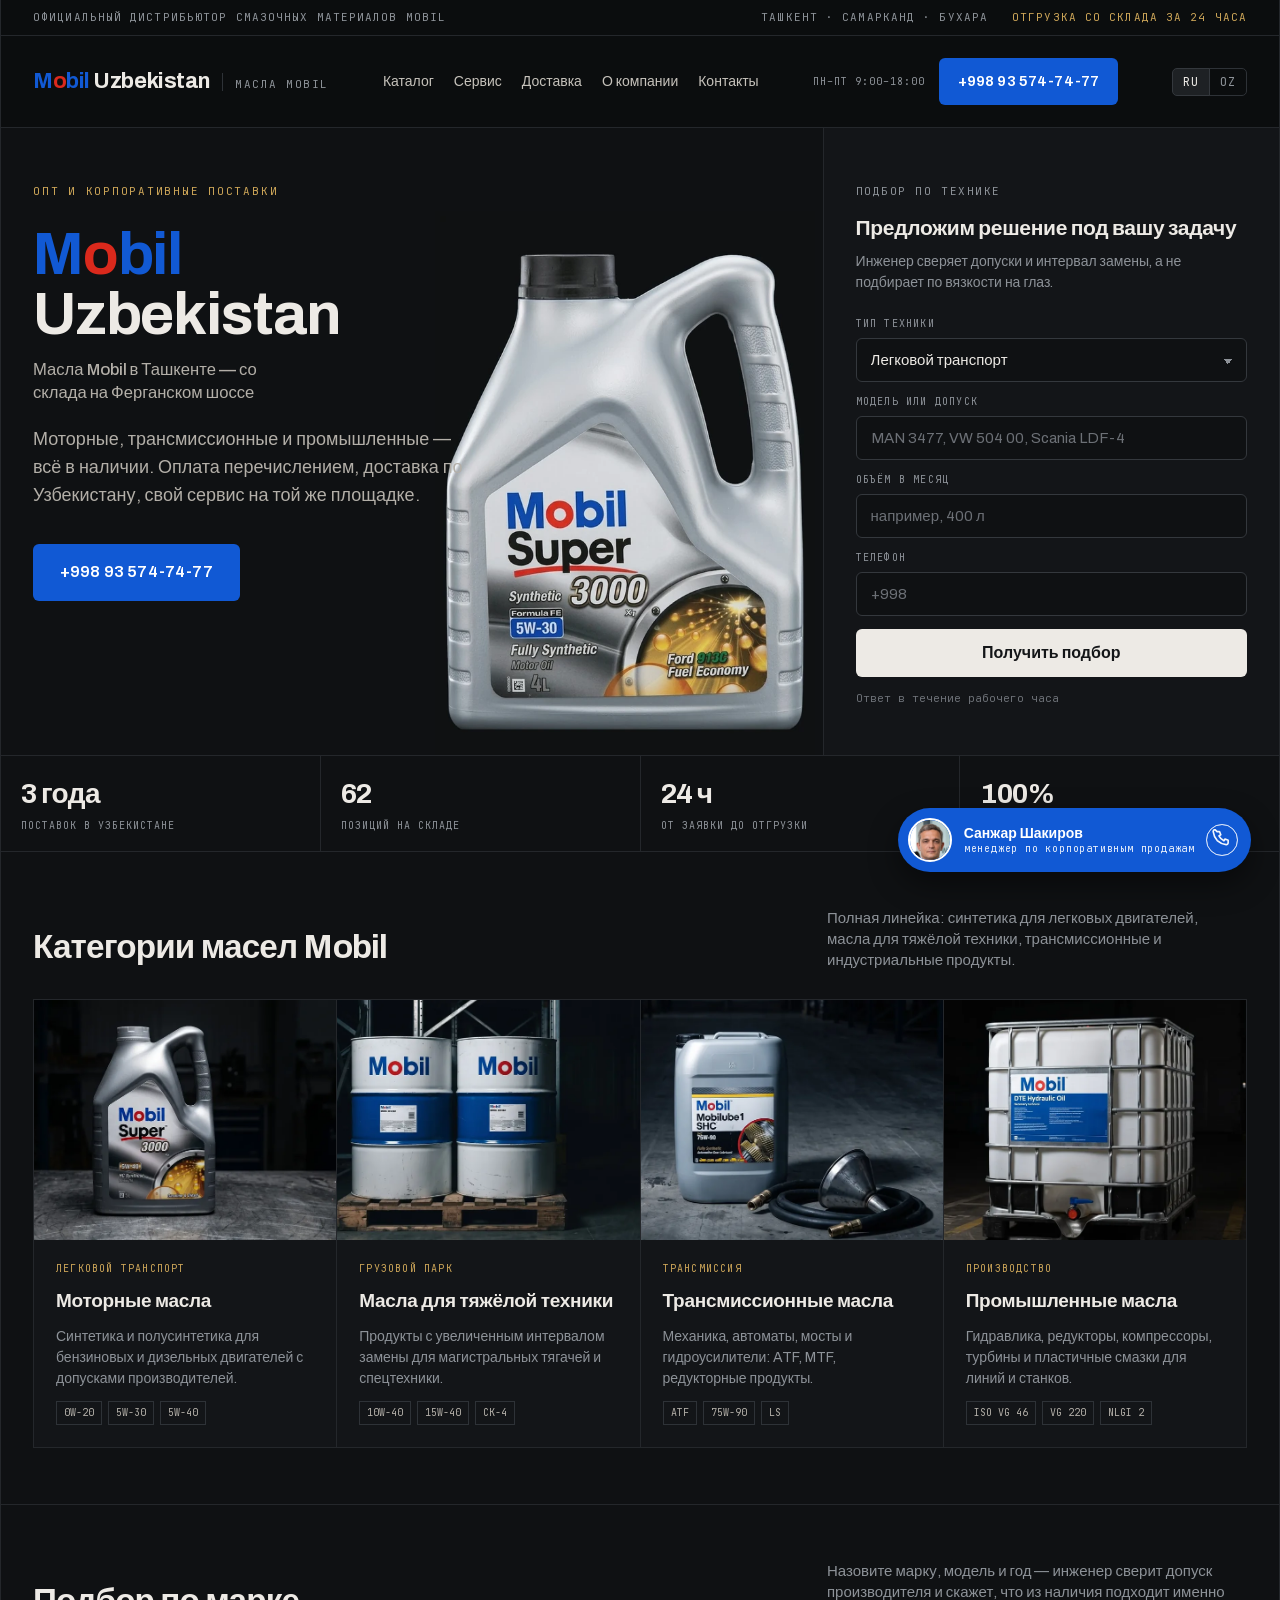
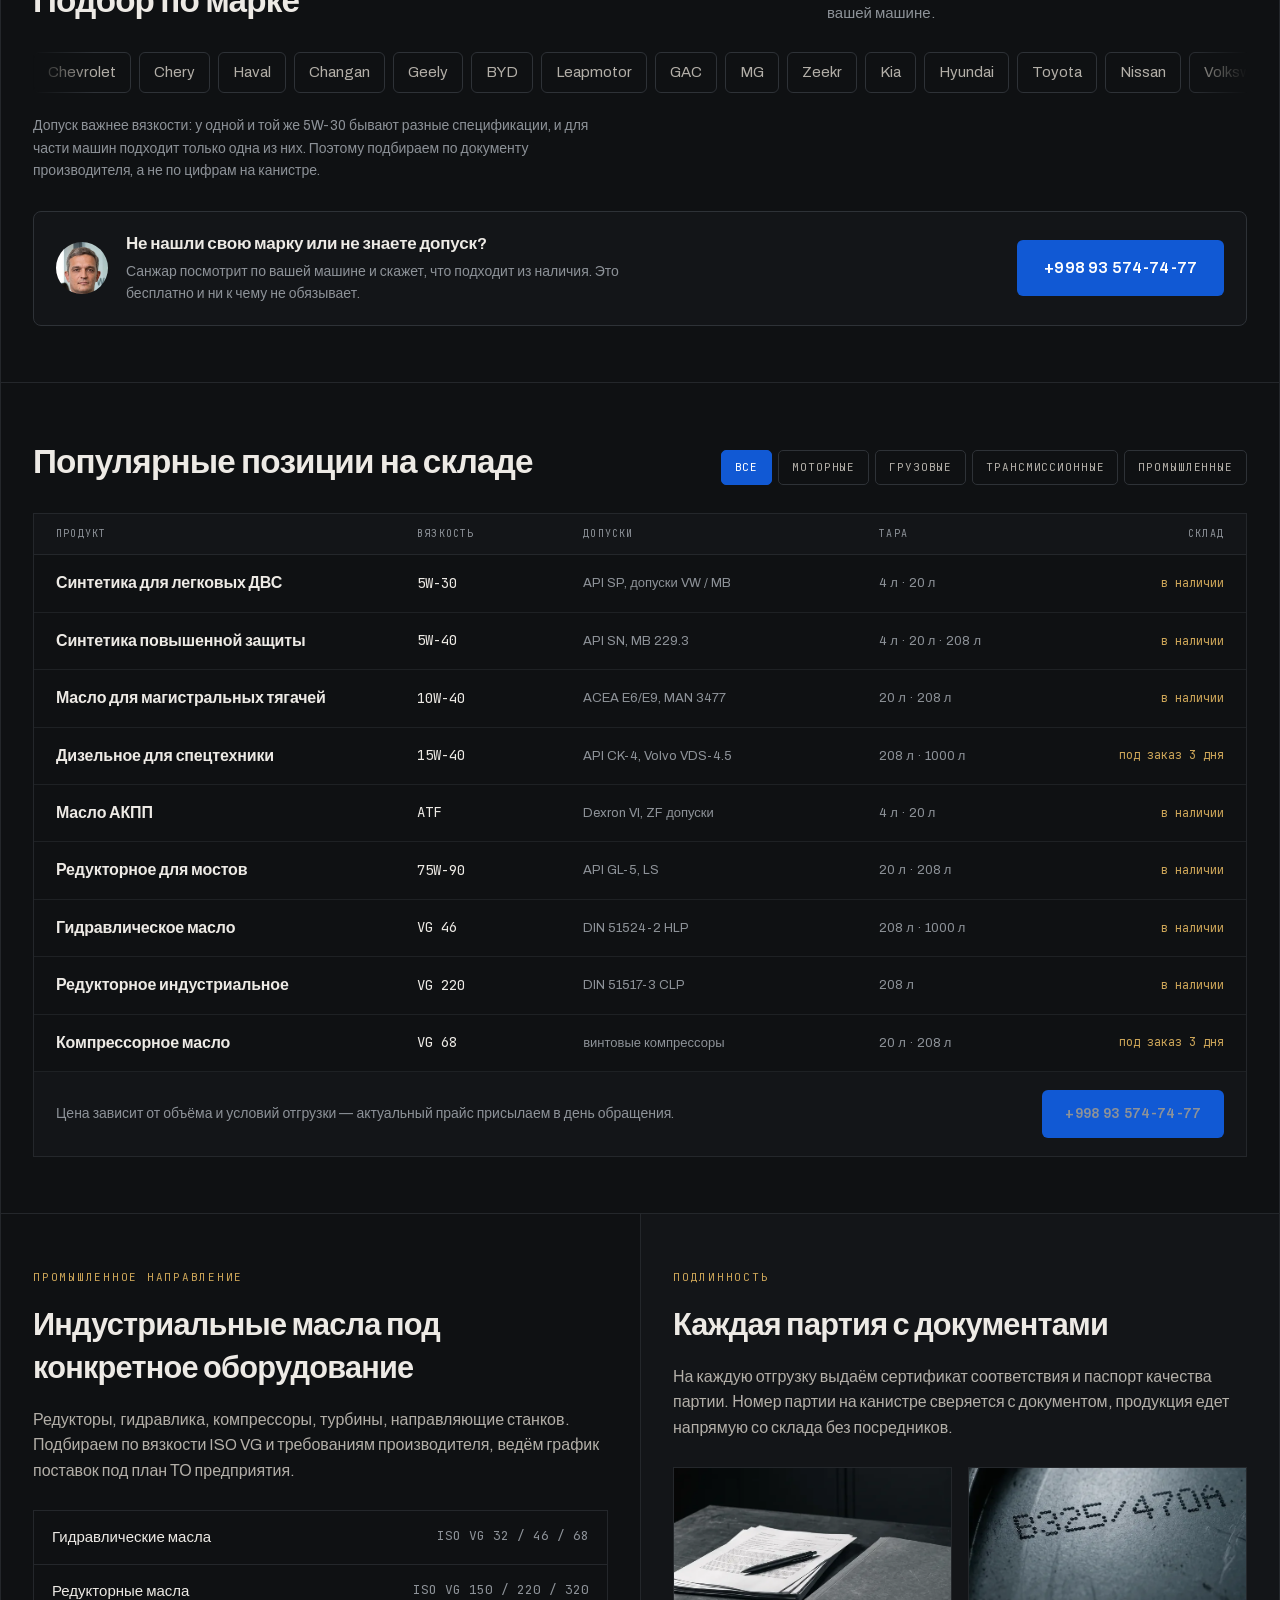
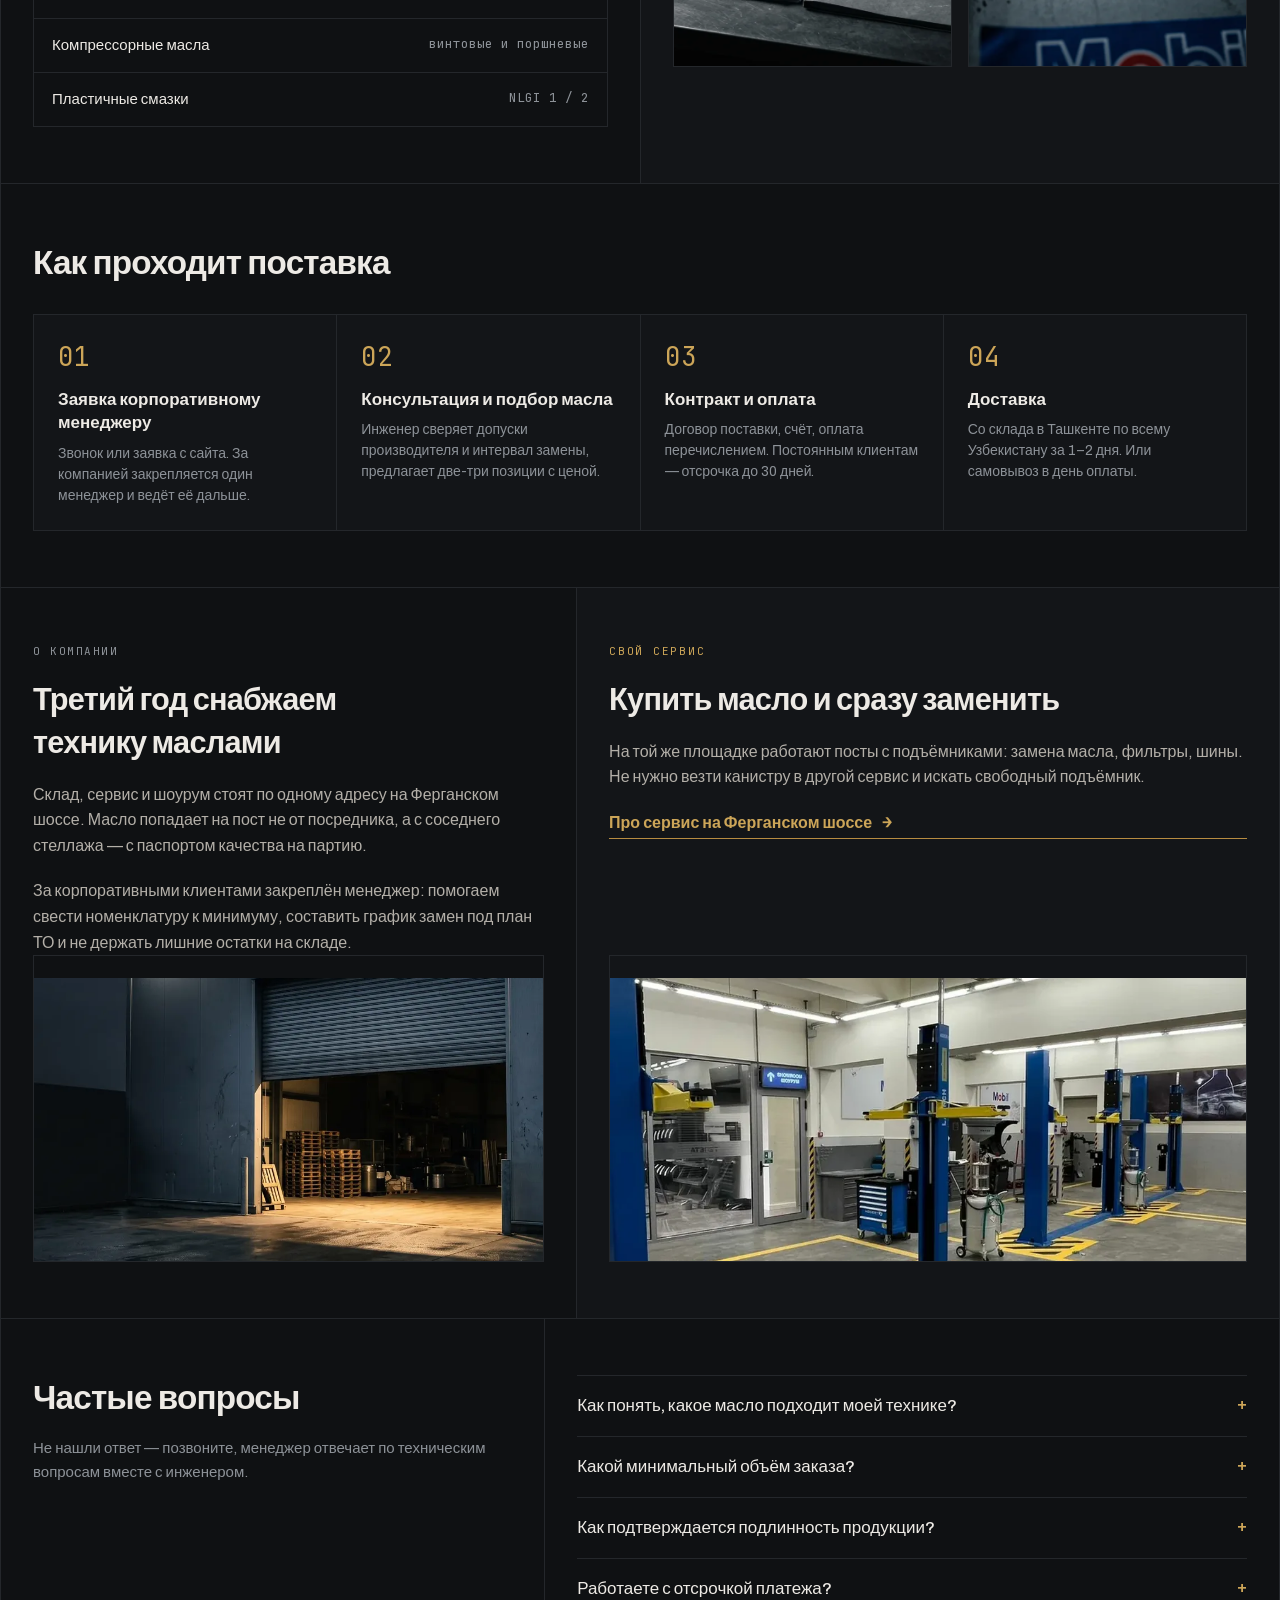
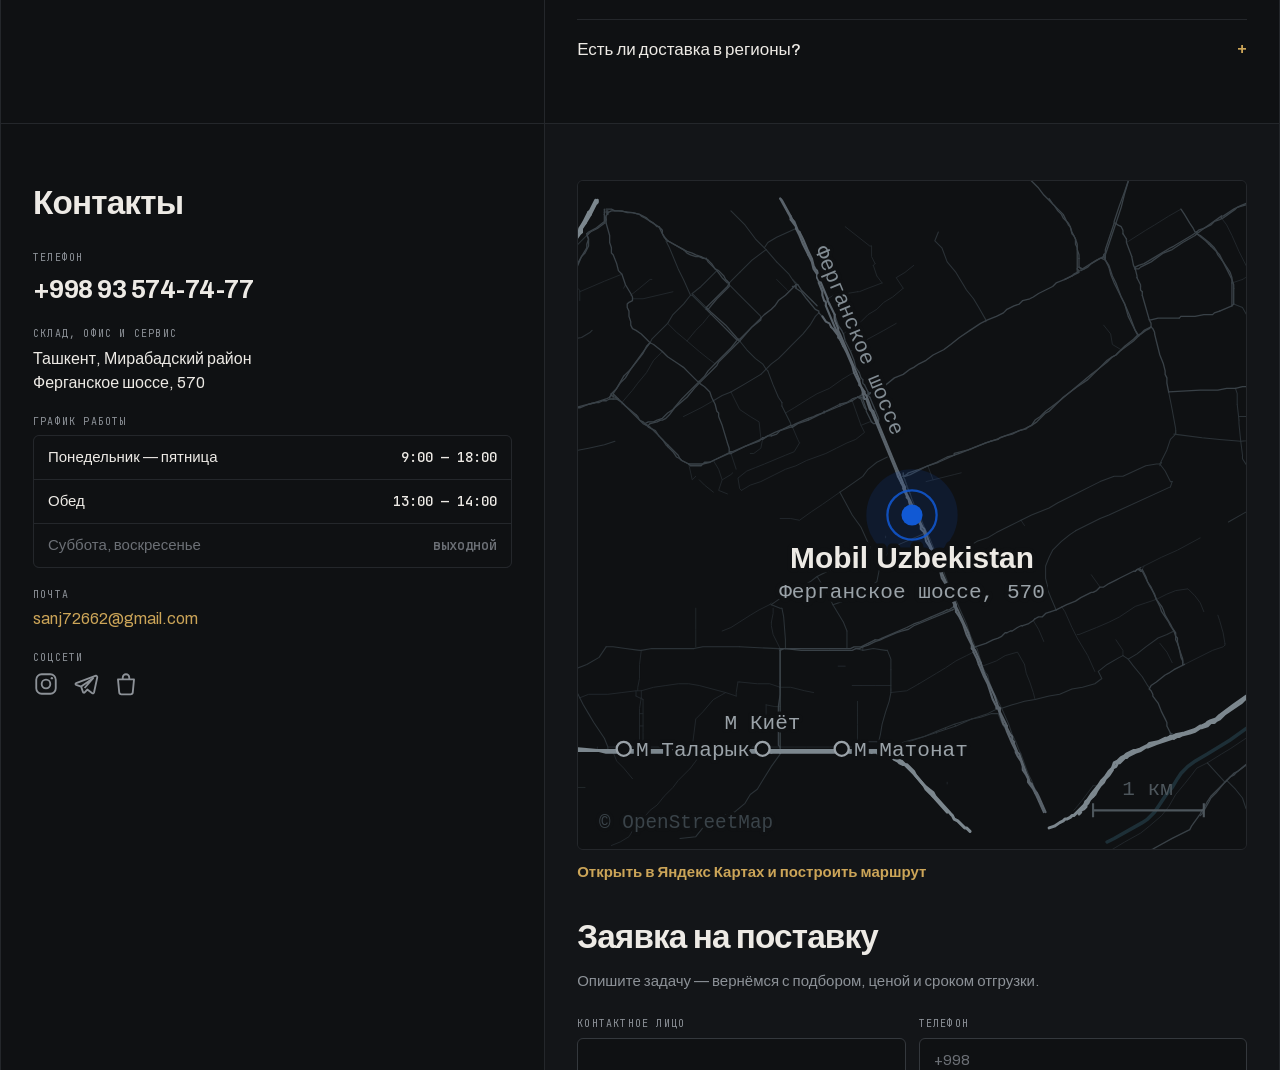
<file: index.html>
<!DOCTYPE html>
<html lang="ru">
<head>
<meta charset="utf-8">
<meta name="viewport" content="width=device-width, initial-scale=1">
<meta http-equiv="Content-Security-Policy" content="default-src 'self'; script-src 'self' https://www.googletagmanager.com; style-src 'self' 'unsafe-inline'; font-src 'self'; img-src 'self' data: https://www.googletagmanager.com https://*.google-analytics.com; connect-src 'self' https://*.google-analytics.com https://*.analytics.google.com https://www.googletagmanager.com; form-action 'self' https://*.workers.dev; base-uri 'self'; object-src 'none'; upgrade-insecure-requests">
<title>Масла Mobil в Ташкенте — оптом и в розницу | Mobil Uzbekistan</title>
<meta name="description" content="Смазочные материалы Mobil в Ташкенте: моторные, трансмиссионные и промышленные масла со склада на Ферганском шоссе. Подбор по допуску, доставка по Узбекистану, свой сервис.">
<meta name="robots" content="index,follow,max-image-preview:large,max-snippet:-1">
<meta name="author" content="Mobil Uzbekistan">
<meta name="publisher" content="Mobil Uzbekistan">
<meta name="geo.region" content="UZ-TK">
<meta name="geo.placename" content="Ташкент">
<meta name="theme-color" content="#0f1113">
<link rel="canonical" href="https://mobil-oil.uz/">
<link rel="alternate" hreflang="ru" href="https://mobil-oil.uz/">
<link rel="alternate" hreflang="uz" href="https://mobil-oil.uz/uz/">
<link rel="alternate" hreflang="x-default" href="https://mobil-oil.uz/">

<meta property="og:type" content="website">
<meta property="og:site_name" content="Mobil Uzbekistan">
<meta property="og:locale" content="ru_RU">
<meta property="og:title" content="Масла Mobil в Ташкенте — Mobil Uzbekistan">
<meta property="og:description" content="Склад смазочных материалов Mobil на Ферганском шоссе. Подбор по допуску, оплата перечислением, доставка по Узбекистану, свой сервис.">
<meta property="og:url" content="https://mobil-oil.uz/">
<meta name="twitter:card" content="summary_large_image">
<meta property="og:image" content="https://mobil-oil.uz/img/og.jpg">
<meta property="og:image:width" content="1200">
<meta property="og:image:height" content="630">
<meta property="og:image:alt" content="Mobil Uzbekistan — смазочные материалы Mobil, склад в Ташкенте">

<link rel="icon" href="/favicon.ico" sizes="any">
<link rel="icon" type="image/png" sizes="96x96" href="/img/favicon-96.png">
<link rel="apple-touch-icon" href="/img/apple-touch-icon.png">

<link rel="preload" as="font" type="font/woff2" href="/fonts/archivo.woff2" crossorigin>

<link rel="stylesheet" href="style.css">
<link rel="preload" as="image" href="img/hero-canister.webp" fetchpriority="high">
</head>
<body>

<div class="site">

  <div class="topbar">
    <span>Официальный дистрибьютор смазочных материалов Mobil</span>
    <span class="topbar__right">
      <span>Ташкент · Самарканд · Бухара</span>
      <span class="topbar__ship">Отгрузка со склада за 24 часа</span>
    </span>
  </div>

  <header class="header">
    <div class="brand">
      <a class="brand__name" href="/"><span class="wm"><span class="wm-b">M</span><span class="wm-r">o</span><span class="wm-b">bil</span> Uzbekistan</span></a>
      <span class="brand__bar"></span>
      <span class="brand__sub">Масла Mobil</span>
    </div>
    <nav class="nav">
      <a href="#catalog">Каталог</a>
          <a href="service.html">Сервис</a>
      <a href="#delivery">Доставка</a>
      <a href="#about">О компании</a>
      <a href="#contacts">Контакты</a>
    </nav>
    <div class="hcall">
      <div class="hcall__hours">пн–пт 9:00–18:00</div>
      <a class="btn btn--action btn--tel" href="tel:+998935747477"><span class="tel-num">+998 93 574-74-77</span><span class="tel-word">Позвонить</span></a>
    </div>
    <div class="lang">
      <span aria-current="true">RU</span>
      <a href="/uz/" hreflang="uz" lang="uz">OZ</a>
    </div>
    <details class="burger">
      <summary aria-label="Меню">☰</summary>
      <nav class="burger__menu">
        <a href="#catalog">Каталог</a>
          <a href="service.html">Сервис</a>
        <a href="#delivery">Доставка</a>
        <a href="#about">О компании</a>
        <a href="#contacts">Контакты</a>
      </nav>
    </details>
  </header>

  <!-- первый экран -->
  <section class="split hero">
    <div class="hero__main">
      <div class="hero__text">
        <div class="kicker kicker--gold">Опт и корпоративные поставки</div>
        <h1 class="h1"><span class="wm"><span class="wm-b">M</span><span class="wm-r">o</span><span class="wm-b">bil</span> Uzbekistan</span><span class="h1__sub">Масла Mobil в Ташкенте — со склада на Ферганском шоссе</span></h1>
        <p class="hero__lead">Моторные, трансмиссионные и промышленные — всё в наличии. Оплата перечислением, доставка по Узбекистану, свой сервис на той же площадке.</p>
        <div class="hero__cta">
          <a class="btn btn--action btn--tel" href="tel:+998935747477"><span class="tel-num">+998 93 574-74-77</span><span class="tel-word">Позвонить</span></a>
        </div>
      </div>
      <img class="hero__prod" src="img/hero-canister.webp" width="560" height="840"
           alt="Канистра моторного масла Mobil Super 3000 X1 Formula FE 5W-30, 4 л">
    </div>

    <div class="panel pick">
      <div class="kicker">Подбор по технике</div>
      <div class="pick__title">Предложим решение под вашу задачу</div>
      <div class="pick__note">Инженер сверяет допуски и интервал замены, а не подбирает по вязкости на глаз.</div>
      <!-- форма не подключена: нужен action или обработчик -->
      <form class="pick__form" method="post" action="https://mobil-oil-relay.zvezdotank.workers.dev/">
          <input type="hidden" name="_form" value="Подбор по технике">
          <input class="trap" type="text" name="company_site" tabindex="-1" autocomplete="off" aria-hidden="true">

        <label class="field">
          <span>Тип техники</span>
          <select name="type">
            <option>Легковой транспорт</option>
            <option>Грузовики и спецтехника</option>
            <option>Промышленное оборудование</option>
            <option>Компрессоры и гидравлика</option>
          </select>
        </label>
        <label class="field">
          <span>Модель или допуск</span>
          <input name="spec" placeholder="MAN 3477, VW 504 00, Scania LDF-4">
        </label>
        <label class="field">
          <span>Объём в месяц</span>
          <input name="volume" placeholder="например, 400 л">
        </label>
        <label class="field">
          <span>Телефон</span>
          <input name="phone" type="tel" placeholder="+998" required>
        </label>
        <button class="btn btn--light" type="submit">Получить подбор</button>
        <div class="pick__after">Ответ в течение рабочего часа</div>
      </form>
    </div>
  </section>

  <section class="statband">
      <div class="hair stats">
      <div class="stat"><div class="stat__n">3 года</div><div class="stat__l">поставок в Узбекистане</div></div>
      <div class="stat"><div class="stat__n">62</div><div class="stat__l">позиций на складе</div></div>
      <div class="stat"><div class="stat__n">24 ч</div><div class="stat__l">от заявки до отгрузки</div></div>
      <div class="stat"><div class="stat__n">100%</div><div class="stat__l">оригинал с сертификатом</div></div>
    </div>
  </section>

  <!-- категории -->
  <section class="sec" id="catalog">
    <div class="sechead">
      <h2 class="h2">Категории масел Mobil</h2>
      <p>Полная линейка: синтетика для легковых двигателей, масла для тяжёлой техники, трансмиссионные и индустриальные продукты.</p>
    </div>
    <div class="hair cats">
      <article class="cat">
        <img class="cat__ph" src="img/cat-motor.webp" width="760" height="543" loading="lazy"
             alt="Канистра моторного масла Mobil Super 3000 5W-40 на верстаке">
        <div class="cat__num">01</div>
        <div class="cat__body">
          <div class="cat__kicker">Легковой транспорт</div>
          <div class="cat__title">Моторные масла</div>
          <div class="cat__text">Синтетика и полусинтетика для бензиновых и дизельных двигателей с допусками производителей.</div>
          <div class="cat__tagline">0W-20 · 5W-30 · 5W-40 · допуски VW, MB, BMW</div>
          <div class="cat__tags"><span>0W-20</span><span>5W-30</span><span>5W-40</span></div>
        </div>
      </article>
      <article class="cat">
        <img class="cat__ph" src="img/cat-truck.webp" width="760" height="543" loading="lazy"
             alt="Бочки 208 л с маслом Mobil на паллете на складе">
        <div class="cat__num">02</div>
        <div class="cat__body">
          <div class="cat__kicker">Грузовой парк</div>
          <div class="cat__title">Масла для тяжёлой техники</div>
          <div class="cat__text">Продукты с увеличенным интервалом замены для магистральных тягачей и спецтехники.</div>
          <div class="cat__tagline">10W-40 · 15W-40 · MAN, Scania, Volvo</div>
          <div class="cat__tags"><span>10W-40</span><span>15W-40</span><span>CK-4</span></div>
        </div>
      </article>
      <article class="cat">
        <img class="cat__ph" src="img/cat-trans.webp" width="760" height="543" loading="lazy"
             alt="Ведро 20 л трансмиссионного масла Mobil Mobilube 1 SHC 75W-90">
        <div class="cat__num">03</div>
        <div class="cat__body">
          <div class="cat__kicker">Трансмиссия</div>
          <div class="cat__title">Трансмиссионные масла</div>
          <div class="cat__text">Механика, автоматы, мосты и гидроусилители: ATF, MTF, редукторные продукты.</div>
          <div class="cat__tagline">ATF · 75W-90 · 80W-140 · LS-модификации</div>
          <div class="cat__tags"><span>ATF</span><span>75W-90</span><span>LS</span></div>
        </div>
      </article>
      <article class="cat">
        <img class="cat__ph" src="img/cat-industrial.webp" width="760" height="543" loading="lazy"
             alt="Еврокуб 1000 л с гидравлическим маслом Mobil DTE">
        <div class="cat__num">04</div>
        <div class="cat__body">
          <div class="cat__kicker">Производство</div>
          <div class="cat__title">Промышленные масла</div>
          <div class="cat__text">Гидравлика, редукторы, компрессоры, турбины и пластичные смазки для линий и станков.</div>
          <div class="cat__tagline">ISO VG 32–320 · NLGI 1/2 · турбинные</div>
          <div class="cat__tags"><span>ISO VG 46</span><span>VG 220</span><span>NLGI 2</span></div>
        </div>
      </article>
    </div>
  </section>

  <!-- марки -->
  <section class="sec brands">
    <div class="sechead">
      <h2 class="h2">Подбор по марке</h2>
      <p>Назовите марку, модель и год — инженер сверит допуск производителя и скажет, что из наличия подходит именно вашей машине.</p>
    </div>
    <div class="marquee">
      <div class="marquee__track">
        <span>Chevrolet</span>
        <span>Chery</span>
        <span>Haval</span>
        <span>Changan</span>
        <span>Geely</span>
        <span>BYD</span>
        <span>Leapmotor</span>
        <span>GAC</span>
        <span>MG</span>
        <span>Zeekr</span>
        <span>Kia</span>
        <span>Hyundai</span>
        <span>Toyota</span>
        <span>Nissan</span>
        <span>Volkswagen</span>
        <span>Mercedes-Benz</span>
        <span>BMW</span>
        <span>Porsche</span>
        <span>Isuzu</span>
          <span aria-hidden="true">Chevrolet</span>
          <span aria-hidden="true">Chery</span>
          <span aria-hidden="true">Haval</span>
          <span aria-hidden="true">Changan</span>
          <span aria-hidden="true">Geely</span>
          <span aria-hidden="true">BYD</span>
          <span aria-hidden="true">Leapmotor</span>
          <span aria-hidden="true">GAC</span>
          <span aria-hidden="true">MG</span>
          <span aria-hidden="true">Zeekr</span>
          <span aria-hidden="true">Kia</span>
          <span aria-hidden="true">Hyundai</span>
          <span aria-hidden="true">Toyota</span>
          <span aria-hidden="true">Nissan</span>
          <span aria-hidden="true">Volkswagen</span>
          <span aria-hidden="true">Mercedes-Benz</span>
          <span aria-hidden="true">BMW</span>
          <span aria-hidden="true">Porsche</span>
          <span aria-hidden="true">Isuzu</span>
      </div>
    </div>
    <p class="brands__note">Допуск важнее вязкости: у одной и той же 5W-30 бывают разные спецификации, и для части машин подходит только одна из них. Поэтому подбираем по документу производителя, а не по цифрам на канистре.</p>
    <div class="nextstep">
      <img class="nextstep__ava" src="img/manager.webp" width="192" height="192" alt="">
      <div class="nextstep__text">
        <b>Не нашли свою марку или не знаете допуск?</b>
        <span>Санжар посмотрит по вашей машине и скажет, что подходит из наличия. Это бесплатно и ни к чему не обязывает.</span>
      </div>
      <a class="btn btn--action btn--tel" href="tel:+998935747477"><span class="tel-num">+998 93 574-74-77</span><span class="tel-word">Позвонить Санжару</span></a>
    </div>
  </section>

  <!-- популярные позиции -->
  <section class="sec catalog">
    <div class="sechead">
      <h2 class="h2">Популярные позиции на складе</h2>
      <fieldset class="filters">
        <legend>Фильтр по группе продукции</legend>
        <input type="radio" name="filter" id="f-all" checked><label for="f-all">Все</label>
        <input type="radio" name="filter" id="f-motor"><label for="f-motor">Моторные</label>
        <input type="radio" name="filter" id="f-truck"><label for="f-truck">Грузовые</label>
        <input type="radio" name="filter" id="f-trans"><label for="f-trans">Трансмиссионные</label>
        <input type="radio" name="filter" id="f-indus"><label for="f-indus">Промышленные</label>
      </fieldset>
    </div>
    <div class="table">
      <div class="prow thead">
        <div>Продукт</div><div>Вязкость</div><div>Допуски</div><div>Тара</div><div style="text-align:right">Склад</div>
      </div>
      <div class="prow" data-g="motor">
        <div class="p-name">Синтетика для легковых ДВС</div>
        <div class="p-visc">5W-30</div>
        <div class="p-spec">API SP, допуски VW / MB</div>
        <div class="p-pack">4 л · 20 л</div>
        <div class="p-stock">в наличии</div>
      </div>
      <div class="prow" data-g="motor">
        <div class="p-name">Синтетика повышенной защиты</div>
        <div class="p-visc">5W-40</div>
        <div class="p-spec">API SN, MB 229.3</div>
        <div class="p-pack">4 л · 20 л · 208 л</div>
        <div class="p-stock">в наличии</div>
      </div>
      <div class="prow" data-g="truck">
        <div class="p-name">Масло для магистральных тягачей</div>
        <div class="p-visc">10W-40</div>
        <div class="p-spec">ACEA E6/E9, MAN 3477</div>
        <div class="p-pack">20 л · 208 л</div>
        <div class="p-stock">в наличии</div>
      </div>
      <div class="prow" data-g="truck">
        <div class="p-name">Дизельное для спецтехники</div>
        <div class="p-visc">15W-40</div>
        <div class="p-spec">API CK-4, Volvo VDS-4.5</div>
        <div class="p-pack">208 л · 1000 л</div>
        <div class="p-stock">под заказ 3 дня</div>
      </div>
      <div class="prow" data-g="trans">
        <div class="p-name">Масло АКПП</div>
        <div class="p-visc">ATF</div>
        <div class="p-spec">Dexron VI, ZF допуски</div>
        <div class="p-pack">4 л · 20 л</div>
        <div class="p-stock">в наличии</div>
      </div>
      <div class="prow" data-g="trans">
        <div class="p-name">Редукторное для мостов</div>
        <div class="p-visc">75W-90</div>
        <div class="p-spec">API GL-5, LS</div>
        <div class="p-pack">20 л · 208 л</div>
        <div class="p-stock">в наличии</div>
      </div>
      <div class="prow" data-g="indus">
        <div class="p-name">Гидравлическое масло</div>
        <div class="p-visc">VG 46</div>
        <div class="p-spec">DIN 51524-2 HLP</div>
        <div class="p-pack">208 л · 1000 л</div>
        <div class="p-stock">в наличии</div>
      </div>
      <div class="prow" data-g="indus">
        <div class="p-name">Редукторное индустриальное</div>
        <div class="p-visc">VG 220</div>
        <div class="p-spec">DIN 51517-3 CLP</div>
        <div class="p-pack">208 л</div>
        <div class="p-stock">в наличии</div>
      </div>
      <div class="prow" data-g="indus">
        <div class="p-name">Компрессорное масло</div>
        <div class="p-visc">VG 68</div>
        <div class="p-spec">винтовые компрессоры</div>
        <div class="p-pack">20 л · 208 л</div>
        <div class="p-stock">под заказ 3 дня</div>
      </div>
      <div class="tfoot">
        <span>Цена зависит от объёма и условий отгрузки — актуальный прайс присылаем в день обращения.</span>
        <a class="btn btn--action btn--tel" href="tel:+998935747477"><span class="tel-num">+998 93 574-74-77</span><span class="tel-word">Узнать цену</span></a>
      </div>
    </div>
  </section>

  <!-- промышленное направление и подлинность -->
  <section class="split split--half" id="industrial">
    <div class="sec" style="border-bottom:0">
      <div class="kicker kicker--gold">Промышленное направление</div>
      <h2 class="h3" style="margin:18px 0">Индустриальные масла под конкретное оборудование</h2>
      <p class="lead" style="margin-bottom:26px">Редукторы, гидравлика, компрессоры, турбины, направляющие станков. Подбираем по вязкости ISO VG и требованиям производителя, ведём график поставок под план ТО предприятия.</p>
      <div class="hair rows">
        <div class="row2"><span>Гидравлические масла</span><span>ISO VG 32 / 46 / 68</span></div>
        <div class="row2"><span>Редукторные масла</span><span>ISO VG 150 / 220 / 320</span></div>
        <div class="row2"><span>Компрессорные масла</span><span>винтовые и поршневые</span></div>
        <div class="row2"><span>Пластичные смазки</span><span>NLGI 1 / 2</span></div>
      </div>
    </div>
    <div class="sec panel" style="border-bottom:0">
      <div class="kicker kicker--gold">Подлинность</div>
      <h2 class="h3" style="margin:18px 0">Каждая партия с документами</h2>
      <p class="lead" style="margin-bottom:26px">На каждую отгрузку выдаём сертификат соответствия и паспорт качества партии. Номер партии на канистре сверяется с документом, продукция едет напрямую со склада без посредников.</p>
      <div class="docs">
        <img src="img/doc-papers.webp" width="700" height="467" loading="lazy"
             alt="Пакет документов на отгрузку: сертификат соответствия и паспорт качества">
        <img src="img/doc-batch.webp" width="700" height="467" loading="lazy"
             alt="Номер партии, нанесённый на крышку бочки Mobil">
      </div>
    </div>
  </section>

  <!-- доставка -->
  <section class="sec" id="delivery">
    <h2 class="h2" style="margin-bottom:28px">Как проходит поставка</h2>
    <div class="hair steps">
      <div class="step">
        <div class="step__n">01</div>
        <div class="step__t">Заявка корпоративному менеджеру</div>
        <div class="step__d">Звонок или заявка с сайта. За компанией закрепляется один менеджер и ведёт её дальше.</div>
      </div>
      <div class="step">
        <div class="step__n">02</div>
        <div class="step__t">Консультация и подбор масла</div>
        <div class="step__d">Инженер сверяет допуски производителя и интервал замены, предлагает две-три позиции с ценой.</div>
      </div>
      <div class="step">
        <div class="step__n">03</div>
        <div class="step__t">Контракт и оплата</div>
        <div class="step__d">Договор поставки, счёт, оплата перечислением. Постоянным клиентам — отсрочка до 30 дней.</div>
      </div>
      <div class="step">
        <div class="step__n">04</div>
        <div class="step__t">Доставка</div>
        <div class="step__d">Со склада в Ташкенте по всему Узбекистану за 1–2 дня. Или самовывоз в день оплаты.</div>
      </div>
    </div>
  </section>

  <!-- о компании -->
  <section class="split about" id="about">
    <div class="sec" style="border-bottom:0">
      <div class="kicker">О компании</div>
      <h2 class="h3" style="margin:18px 0">Третий год снабжаем технику маслами</h2>
      <p class="lead">Склад, сервис и шоурум стоят по одному адресу на Ферганском шоссе. Масло попадает на пост не от посредника, а с соседнего стеллажа — с паспортом качества на партию.</p>
      <p class="lead">За корпоративными клиентами закреплён менеджер: помогаем свести номенклатуру к минимуму, составить график замен под план ТО и не держать лишние остатки на складе.</p>
      <img class="shot" style="margin-top:22px" src="img/gate.webp" width="900" height="675" loading="lazy"
           alt="Ворота склада и площадка для погрузки">
    </div>
    <div class="sec panel" style="border-bottom:0">
      <div class="kicker kicker--gold">Свой сервис</div>
      <h2 class="h3" style="margin:18px 0">Купить масло и сразу заменить</h2>
      <p class="lead" style="margin-bottom:22px">На той же площадке работают посты с подъёмниками: замена масла, фильтры, шины. Не нужно везти канистру в другой сервис и искать свободный подъёмник.</p>
      <a class="crosslink" href="service.html">Про сервис на Ферганском шоссе</a>
      <img class="shot" style="margin-top:22px" src="img/service.webp" width="900" height="675" loading="lazy"
           alt="Сервисный пост с подъёмником на складе Mobil Uzbekistan в Ташкенте">
    </div>
  </section>

  <!-- вопросы -->
  <section class="split faq">
    <div class="faq__intro">
      <h2 class="h2">Частые вопросы</h2>
      <p>Не нашли ответ — позвоните, менеджер отвечает по техническим вопросам вместе с инженером.</p>
    </div>
    <div class="faq__list">
      <details class="qa" name="faq">
        <summary>Как понять, какое масло подходит моей технике?<span class="qa__sign">+</span></summary>
        <div class="qa__a">Пришлите модель и допуск производителя — инженер сверит спецификации и предложит две-три позиции с ценой и сроком поставки.</div>
      </details>
      <details class="qa" name="faq">
        <summary>Какой минимальный объём заказа?<span class="qa__sign">+</span></summary>
        <div class="qa__a">Для розницы — одна канистра. Оптовые цены начинаются от 200 л или от регулярного месячного объёма по договору.</div>
      </details>
      <details class="qa" name="faq">
        <summary>Как подтверждается подлинность продукции?<span class="qa__sign">+</span></summary>
        <div class="qa__a">На каждую партию выдаём сертификат соответствия и паспорт качества. Номер партии на таре сверяется с документом.</div>
      </details>
      <details class="qa" name="faq">
        <summary>Работаете с отсрочкой платежа?<span class="qa__sign">+</span></summary>
        <div class="qa__a">Да, для постоянных корпоративных клиентов — до 30 дней по договору поставки.</div>
      </details>
      <details class="qa" name="faq">
        <summary>Есть ли доставка в регионы?<span class="qa__sign">+</span></summary>
        <div class="qa__a">Доставляем по всему Узбекистану за 1–2 дня. По Ташкенту заказы от 300 л везём бесплатно.</div>
      </details>
    </div>
  </section>

  <div class="mgr">
    <details>
      <summary>
        <img class="mgr__ava" src="img/manager.webp" width="192" height="192" alt="">
        <span class="mgr__who"><b>Санжар Шакиров</b><i>менеджер по корпоративным продажам</i></span>
        <span class="mgr__ring"><svg class="mgr__phone" viewBox="0 0 24 24" fill="none" stroke="currentColor" stroke-width="1.8" stroke-linecap="round" stroke-linejoin="round" aria-hidden="true"><path d="M6.6 2.9h2.7l1.4 3.4-2 1.2a12 12 0 0 0 5.4 5.4l1.2-2 3.4 1.4v2.7a2 2 0 0 1-2.2 2 17.6 17.6 0 0 1-9.7-4.4 17.6 17.6 0 0 1-4.4-9.7 2 2 0 0 1 2-2.2z"/></svg></span>
      </summary>
      <div class="mgr__card">
        <div class="mgr__head">
          <img class="mgr__ava" src="img/manager.webp" width="192" height="192" alt="">
          <span>
            <span class="mgr__name">Санжар Шакиров</span>
            <span class="mgr__role">менеджер по корпоративным продажам</span>
          </span>
        </div>
        <a class="mgr__link" href="tel:+998935747477">+998 93 574-74-77<em>консультация</em></a>
        <a class="mgr__link" href="https://t.me/Sanjar57002">@Sanjar57002<em>telegram</em></a>
        <a class="mgr__link" href="mailto:sanj72662@gmail.com">sanj72662@gmail.com<em>почта</em></a>
      </div>
    </details>
  </div>

  <!-- контакты -->
  <section class="split contacts" id="contacts">
    <div class="sec" style="border-bottom:0">
      <h2 class="h2" style="margin-bottom:24px">Контакты</h2>
      <div class="cblock">
        <div class="cblock__l">Телефон</div>
        <a class="cblock__phone" href="tel:+998935747477">+998 93 574-74-77</a>
      </div>
      <div class="cblock">
        <div class="cblock__l">Склад, офис и сервис</div>
        <div class="cblock__addr">Ташкент, Мирабадский район<br>Ферганское шоссе, 570</div>
      </div>
      <div class="cblock">
        <div class="cblock__l">График работы</div>
        <div class="hours">
          <div class="hours__row"><span>Понедельник — пятница</span><b>9:00 — 18:00</b></div>
          <div class="hours__row"><span>Обед</span><b>13:00 — 14:00</b></div>
          <div class="hours__row hours__row--off"><span>Суббота, воскресенье</span><b>выходной</b></div>
        </div>
      </div>
      <div class="cblock">
        <div class="cblock__l">Почта</div>
        <a href="mailto:sanj72662@gmail.com" style="font-size:16px">sanj72662@gmail.com</a>
      </div>
      <div class="cblock">
        <div class="cblock__l">Соцсети</div>
        <div class="clinks">
          <a href="https://www.instagram.com/tegeta_motors_uzbekistan/" rel="noopener" aria-label="Инстаграм"><svg viewBox="0 0 24 24" fill="none" stroke="currentColor" stroke-width="1.7" aria-hidden="true"><rect x="3" y="3" width="18" height="18" rx="5"/><circle cx="12" cy="12" r="4"/><circle cx="17.4" cy="6.6" r="1.1" fill="currentColor" stroke="none"/></svg></a>
          <a href="https://t.me/Sanjar57002" rel="noopener" aria-label="Телеграм — написать Санжару"><svg viewBox="0 0 24 24" fill="none" stroke="currentColor" stroke-width="1.7" stroke-linejoin="round" aria-hidden="true"><path d="M21.2 4.3 2.9 11.2c-.8.3-.8 1.4 0 1.7l4.6 1.5 1.7 5c.2.7 1.1.9 1.6.3l2.4-2.6 4.6 3.4c.6.4 1.4.1 1.6-.6l3-14c.2-.8-.6-1.5-1.2-1.6z"/><path d="M7.5 14.4 18.6 6.6l-7.9 9.1"/></svg></a>
      <a href="https://uzum.uz/ru/shop/tmca" rel="noopener" aria-label="Магазин на Uzum Market"><svg viewBox="0 0 24 24" fill="none" stroke="currentColor" stroke-width="1.7" stroke-linejoin="round" aria-hidden="true"><path d="M4.6 7.8h14.8l-1.15 12a2 2 0 0 1-2 1.8H7.75a2 2 0 0 1-2-1.8z"/><path d="M9 7.8V6a3 3 0 0 1 6 0v1.8"/></svg></a>
        </div>
      </div>
    </div>
    <div class="sec panel" id="order" style="border-bottom:0">
      <div class="mapbox mapbox--top">
        <a class="mapbox__map" href="https://yandex.com/maps/org/tegeta_motors/206284429216/" rel="noopener"
           aria-label="Открыть карту в Яндекс Картах">
          <picture>
            <!-- на телефоне под карту ~340 px: узкий кадр, иначе подписи нечитаемы -->
            <source media="(max-width:759px)" srcset="img/map-mobile.svg" width="380" height="380">
            <img src="img/map.svg" width="760" height="400" loading="lazy"
                 alt="Схема проезда: склад и сервис на Ферганском шоссе, 570, Мирабадский район, Ташкент — между станциями метро Матонат, Киёт и Рахат, у Ханабадтепа проспекта">
          </picture>
        </a>
        <a class="mapbox__link" href="https://yandex.com/maps/org/tegeta_motors/206284429216/"
           rel="noopener">Открыть в Яндекс Картах и построить маршрут</a>
      </div>
      <h2 class="h2" style="margin:30px 0 10px">Заявка на поставку</h2>
      <p style="font-size:15px;color:var(--dim);line-height:1.55;margin-bottom:24px">Опишите задачу — вернёмся с подбором, ценой и сроком отгрузки.</p>
      <!-- форма не подключена: нужен action или обработчик -->
      <form class="order" method="post" action="https://mobil-oil-relay.zvezdotank.workers.dev/">
        <input type="hidden" name="_form" value="Заявка на поставку">
        <input class="trap" type="text" name="company_site" tabindex="-1" autocomplete="off" aria-hidden="true">

        <label class="field"><span>Контактное лицо</span><input name="name"></label>
        <label class="field"><span>Телефон</span><input name="phone" type="tel" placeholder="+998" required></label>
        <label class="field wide">
          <span>Что нужно <em class="field__opt">необязательно</em></span>
          <textarea name="task" rows="3" placeholder="Тип техники, допуски, объём, тара"></textarea>
        </label>
        <button type="submit">Отправить заявку</button>
      </form>
    </div>
  </section>

  <footer class="footer">
    <span><a class="footer__brand" href="/"><span class="wm"><span class="wm-b">M</span><span class="wm-r">o</span><span class="wm-b">bil</span> Uzbekistan</span></a> · поставки масел и смазок Mobil</span>
    <span class="social">
      <a href="https://www.instagram.com/tegeta_motors_uzbekistan/" rel="noopener" aria-label="Инстаграм"><svg viewBox="0 0 24 24" fill="none" stroke="currentColor" stroke-width="1.7" aria-hidden="true"><rect x="3" y="3" width="18" height="18" rx="5"/><circle cx="12" cy="12" r="4"/><circle cx="17.4" cy="6.6" r="1.1" fill="currentColor" stroke="none"/></svg></a>
      <a href="https://t.me/Sanjar57002" rel="noopener" aria-label="Телеграм — написать Санжару"><svg viewBox="0 0 24 24" fill="none" stroke="currentColor" stroke-width="1.7" stroke-linejoin="round" aria-hidden="true"><path d="M21.2 4.3 2.9 11.2c-.8.3-.8 1.4 0 1.7l4.6 1.5 1.7 5c.2.7 1.1.9 1.6.3l2.4-2.6 4.6 3.4c.6.4 1.4.1 1.6-.6l3-14c.2-.8-.6-1.5-1.2-1.6z"/><path d="M7.5 14.4 18.6 6.6l-7.9 9.1"/></svg></a>
      <a href="https://uzum.uz/ru/shop/tmca" rel="noopener" aria-label="Магазин на Uzum Market"><svg viewBox="0 0 24 24" fill="none" stroke="currentColor" stroke-width="1.7" stroke-linejoin="round" aria-hidden="true"><path d="M4.6 7.8h14.8l-1.15 12a2 2 0 0 1-2 1.8H7.75a2 2 0 0 1-2-1.8z"/><path d="M9 7.8V6a3 3 0 0 1 6 0v1.8"/></svg></a>
    </span>
    <span>Mobil — товарный знак правообладателя.</span>
    <span>Сайт и продвижение — <a href="https://sales-hub.uz/?utm_source=mobil-oil.uz&amp;utm_medium=referral&amp;utm_campaign=footer" rel="noopener">Sales HUB</a></span>
  </footer>
</div>


<!-- нижняя панель: мобильный -->
<div class="bar">
  <details>
    <summary>
      <a class="bar__call" href="tel:+998935747477">Позвонить</a>
      <span class="bar__write"><span class="w-open">Написать</span><span class="w-close">Закрыть</span></span>
    </summary>
    <div class="hair bar__links">
      <a href="https://t.me/Sanjar57002">Telegram<em>@Sanjar57002</em></a>
      <a href="mailto:sanj72662@gmail.com">Почта<em>sanj72662@…</em></a>
    </div>
  </details>
  <div class="bar__mgr">
    <img class="bar__ava" src="img/manager.webp" width="192" height="192" alt="">
    Санжар Шакиров · корпоративный менеджер
  </div>
</div>

<script type="application/ld+json">
{
 "@context": "https://schema.org",
 "@type": "AutoPartsStore",
 "name": "Mobil Uzbekistan — масла Mobil",
 "description": "Оптовые поставки моторных, трансмиссионных и промышленных масел Mobil для автопарков, заводов и сервисов.",
 "url": "https://mobil-oil.uz/",
 "telephone": "+998935747477",
 "email": "sanj72662@gmail.com",
 "address": {
  "@type": "PostalAddress",
  "addressLocality": "Ташкент",
  "streetAddress": "Мирабадский район, Ферганское шоссе, 570",
  "addressCountry": "UZ",
  "postalCode": "100015"
 },
 "areaServed": [
  {
   "@type": "City",
   "name": "Ташкент"
  },
  {
   "@type": "Country",
   "name": "Узбекистан"
  }
 ],
 "sameAs": [
  "https://www.instagram.com/tegeta_motors_uzbekistan/",
  "https://t.me/Sanjar57002",
  "https://uzum.uz/ru/shop/tmca",
  "https://yandex.com/maps/org/tegeta_motors/206284429216/"
 ],
 "image": "https://mobil-oil.uz/img/og.jpg",
 "currenciesAccepted": "UZS",
 "paymentAccepted": "Безналичный расчёт",
 "department": {
  "@type": "AutoRepair",
  "name": "Mobil Uzbekistan — сервис",
  "url": "https://mobil-oil.uz/service.html"
 },
 "openingHours": [
  "Mo-Fr 09:00-13:00",
  "Mo-Fr 14:00-18:00"
 ],
 "geo": {
  "@type": "GeoCoordinates",
  "latitude": 41.263343,
  "longitude": 69.315835
 },
 "hasMap": "https://yandex.com/maps/org/tegeta_motors/206284429216/",
 "openingHoursSpecification": [
  {
   "@type": "OpeningHoursSpecification",
   "dayOfWeek": [
    "Monday",
    "Tuesday",
    "Wednesday",
    "Thursday",
    "Friday"
   ],
   "opens": "09:00",
   "closes": "13:00"
  },
  {
   "@type": "OpeningHoursSpecification",
   "dayOfWeek": [
    "Monday",
    "Tuesday",
    "Wednesday",
    "Thursday",
    "Friday"
   ],
   "opens": "14:00",
   "closes": "18:00"
  }
 ],
 "priceRange": "$$"
}
</script>

<script type="application/ld+json">
{
 "@context": "https://schema.org",
 "@type": "FAQPage",
 "mainEntity": [
  {
   "@type": "Question",
   "name": "Как понять, какое масло подходит моей технике?",
   "acceptedAnswer": {
    "@type": "Answer",
    "text": "Пришлите модель и допуск производителя — инженер сверит спецификации и предложит две-три позиции с ценой и сроком поставки."
   }
  },
  {
   "@type": "Question",
   "name": "Какой минимальный объём заказа?",
   "acceptedAnswer": {
    "@type": "Answer",
    "text": "Для розницы — одна канистра. Оптовые цены начинаются от 200 л или от регулярного месячного объёма по договору."
   }
  },
  {
   "@type": "Question",
   "name": "Как подтверждается подлинность продукции?",
   "acceptedAnswer": {
    "@type": "Answer",
    "text": "На каждую партию выдаём сертификат соответствия и паспорт качества. Номер партии на таре сверяется с документом."
   }
  },
  {
   "@type": "Question",
   "name": "Работаете с отсрочкой платежа?",
   "acceptedAnswer": {
    "@type": "Answer",
    "text": "Да, для постоянных корпоративных клиентов — до 30 дней по договору поставки."
   }
  },
  {
   "@type": "Question",
   "name": "Есть ли доставка в регионы?",
   "acceptedAnswer": {
    "@type": "Answer",
    "text": "Доставляем по всему Узбекистану за 1–2 дня. По Ташкенту заказы от 300 л везём бесплатно."
   }
  }
 ]
}
</script>

<script type="application/ld+json">
{
 "@context": "https://schema.org",
 "@type": "WebSite",
 "name": "Mobil Uzbekistan",
 "alternateName": "Масла Mobil в Ташкенте",
 "url": "https://mobil-oil.uz/",
 "inLanguage": "ru-RU",
 "publisher": {
  "@type": "Organization",
  "name": "Mobil Uzbekistan",
  "url": "https://mobil-oil.uz/",
  "logo": "https://mobil-oil.uz/img/og.jpg"
 }
}
</script>

<script src="/analytics.js"></script>
</body>
</html>
</file>
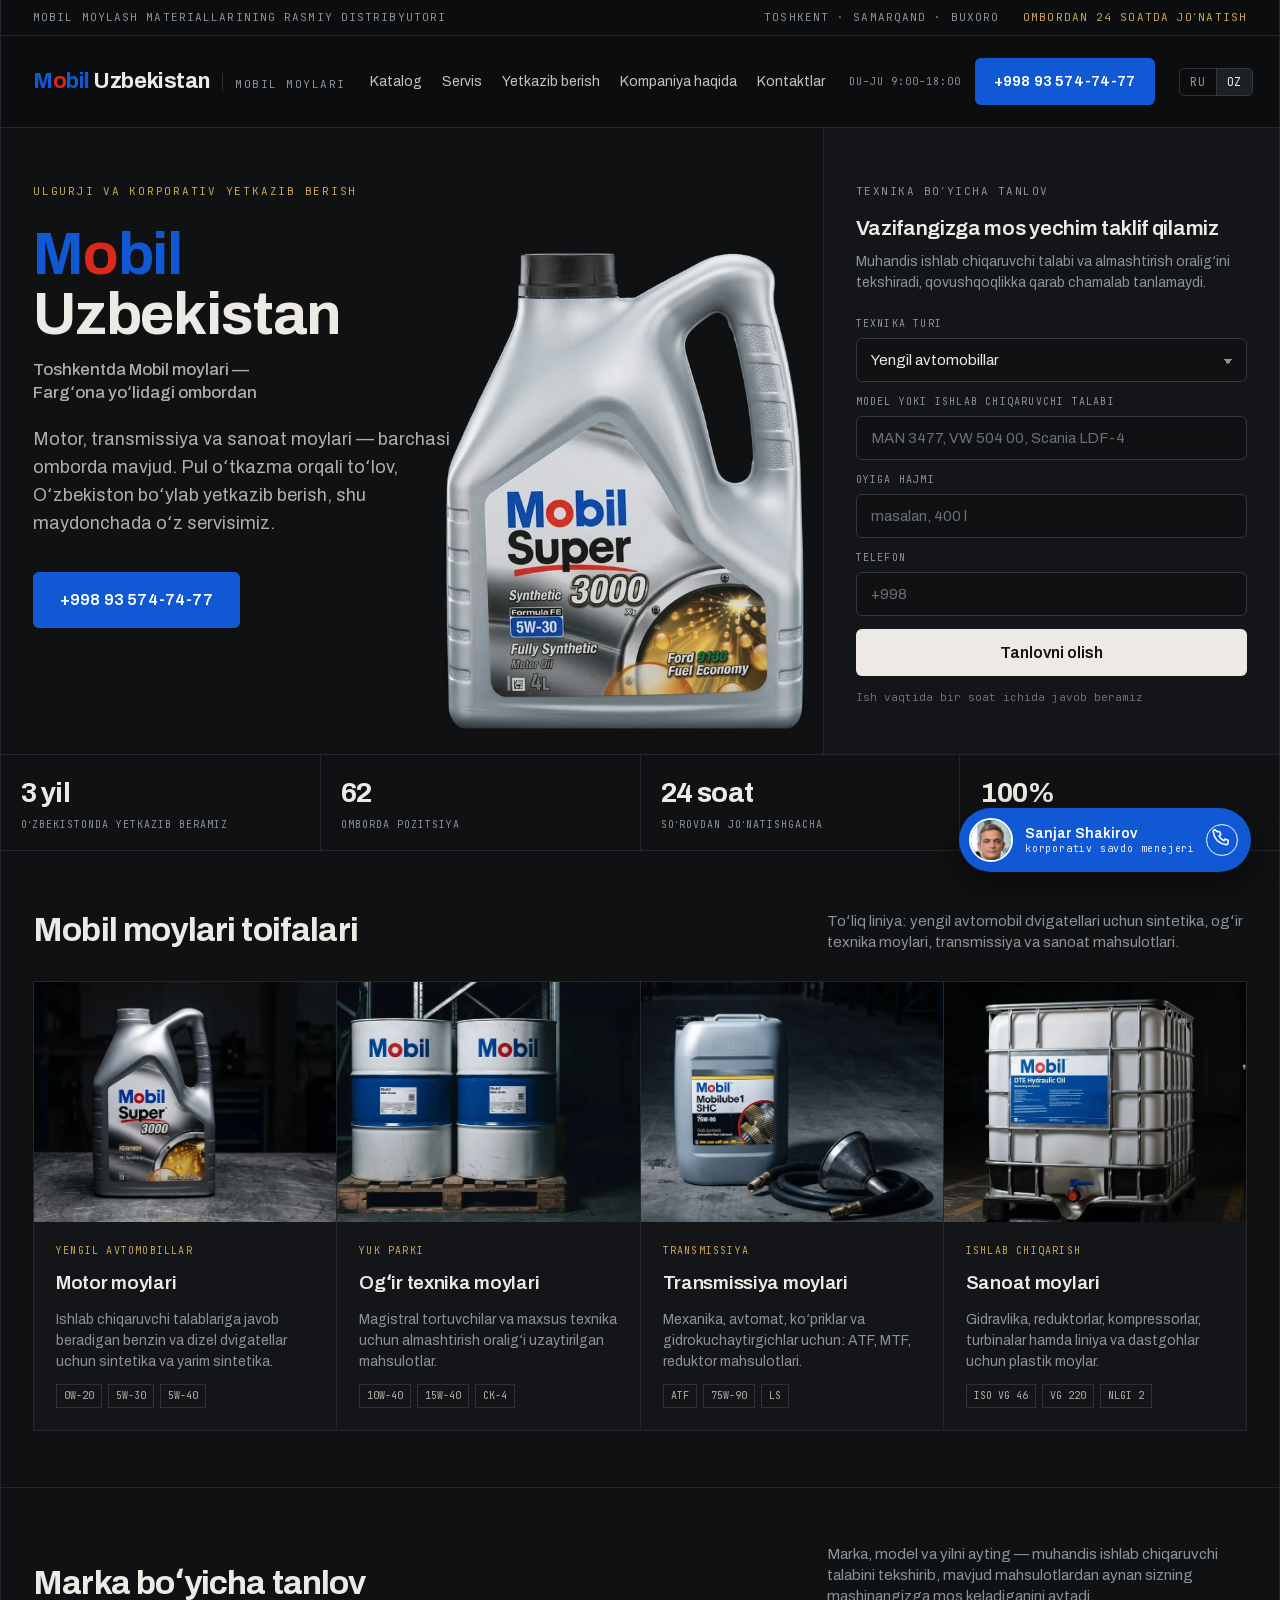
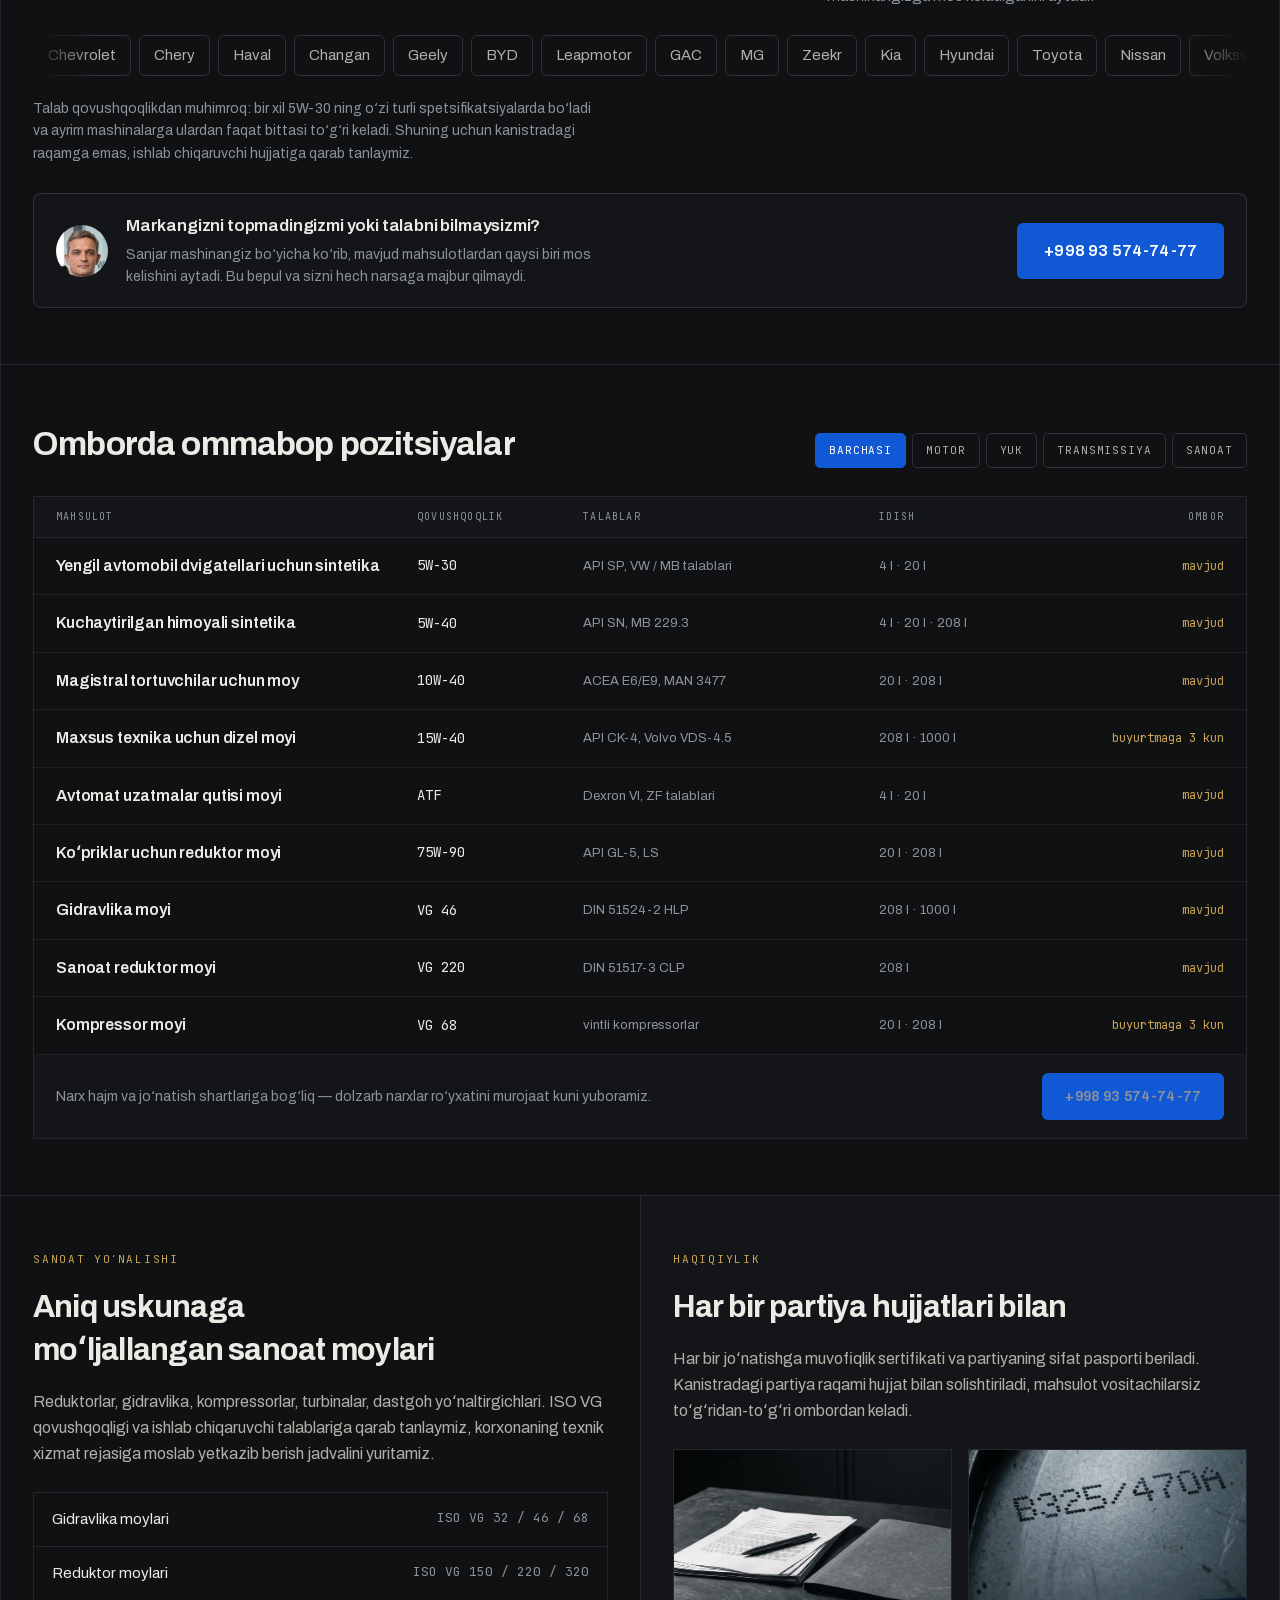
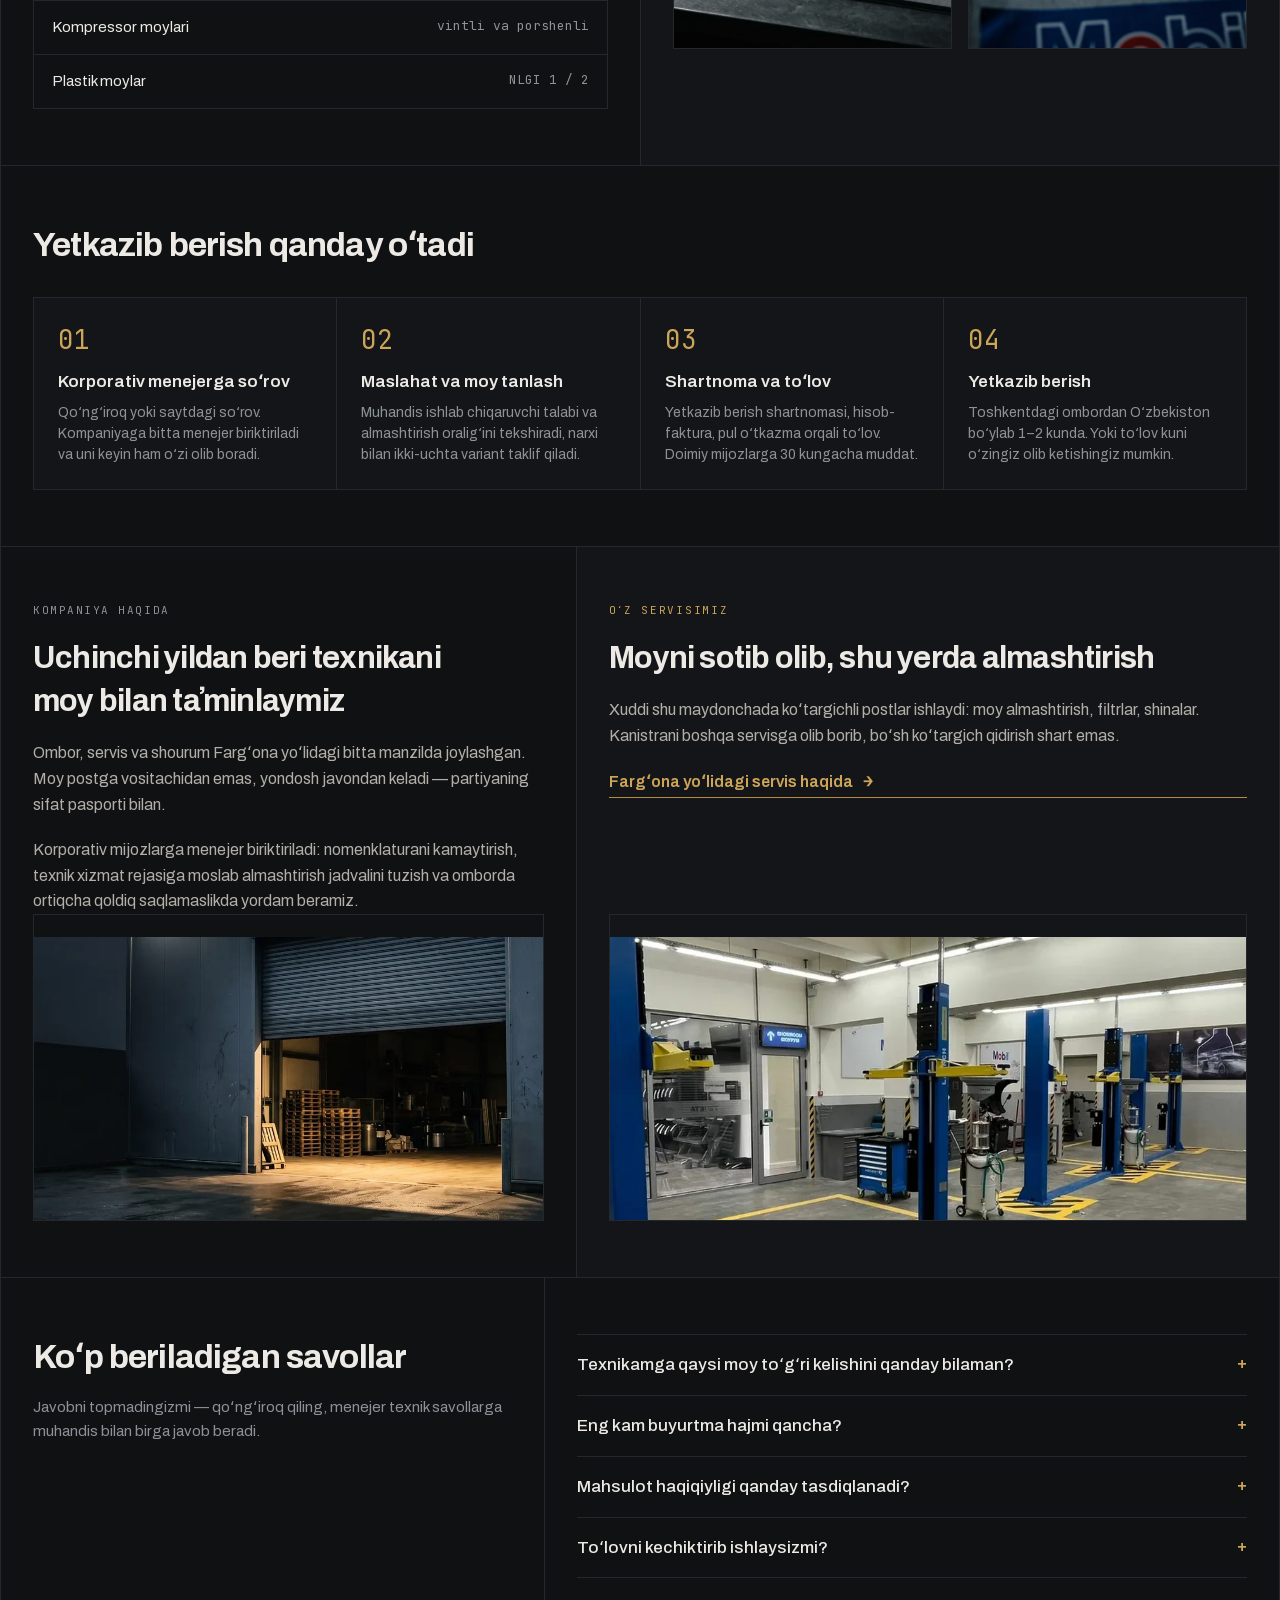
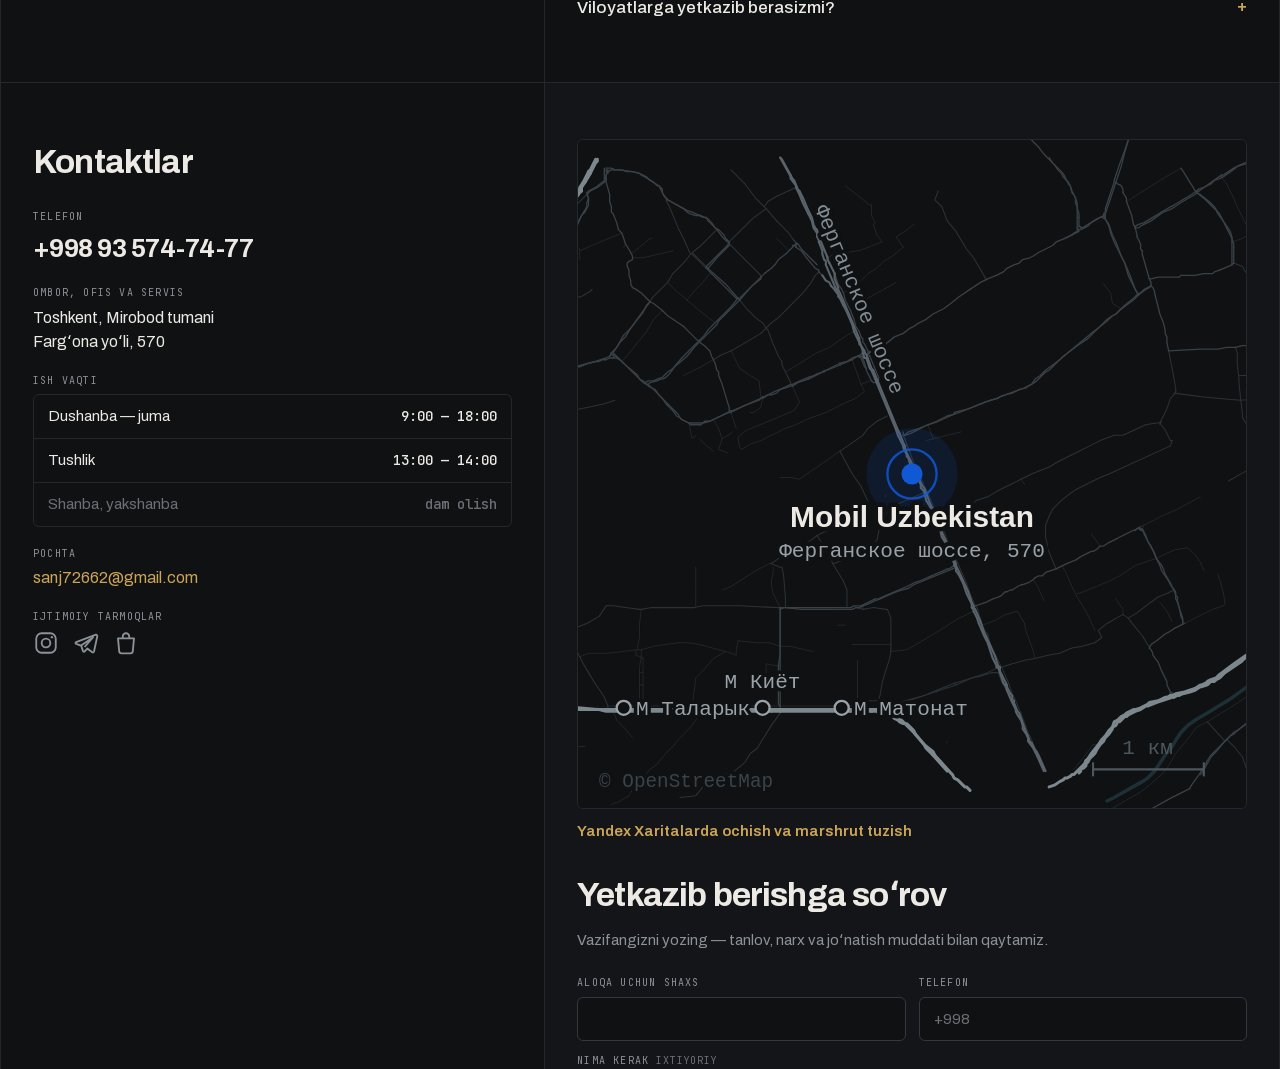
<file: uz/index.html>
<!DOCTYPE html>
<html lang="uz">
<head>
<meta charset="utf-8">
<meta name="viewport" content="width=device-width, initial-scale=1">
<meta http-equiv="Content-Security-Policy" content="default-src 'self'; script-src 'self' https://www.googletagmanager.com; style-src 'self' 'unsafe-inline'; font-src 'self'; img-src 'self' data: https://www.googletagmanager.com https://*.google-analytics.com; connect-src 'self' https://*.google-analytics.com https://*.analytics.google.com https://www.googletagmanager.com; form-action 'self' https://*.workers.dev; base-uri 'self'; object-src 'none'; upgrade-insecure-requests">
<title>Toshkentda Mobil moylari — ulgurji va chakana | Mobil Uzbekistan</title>
<meta name="description" content="Toshkentda Mobil moylash materiallari: Fargʻona yoʻlidagi ombordan motor, transmissiya va sanoat moylari. Ishlab chiqaruvchi talabi boʻyicha tanlov, Oʻzbekiston boʻylab yetkazib berish, oʻz servisimiz.">
<meta name="robots" content="index,follow,max-image-preview:large,max-snippet:-1">
<meta name="author" content="Mobil Uzbekistan">
<meta name="publisher" content="Mobil Uzbekistan">
<meta name="geo.region" content="UZ-TK">
<meta name="geo.placename" content="Toshkent">
<meta name="theme-color" content="#0f1113">
<link rel="canonical" href="https://mobil-oil.uz/uz/">
<link rel="alternate" hreflang="ru" href="https://mobil-oil.uz/">
<link rel="alternate" hreflang="uz" href="https://mobil-oil.uz/uz/">
<link rel="alternate" hreflang="x-default" href="https://mobil-oil.uz/">

<meta property="og:type" content="website">
<meta property="og:site_name" content="Mobil Uzbekistan">
<meta property="og:locale" content="uz_UZ">
<meta property="og:locale:alternate" content="ru_RU">
<meta property="og:title" content="Toshkentda Mobil moylari — Mobil Uzbekistan">
<meta property="og:description" content="Fargʻona yoʻlidagi Mobil moylash materiallari ombori. Ishlab chiqaruvchi talabi boʻyicha tanlov, pul oʻtkazma orqali toʻlov, Oʻzbekiston boʻylab yetkazib berish, oʻz servisimiz.">
<meta property="og:url" content="https://mobil-oil.uz/uz/">
<meta name="twitter:card" content="summary_large_image">
<meta property="og:image" content="https://mobil-oil.uz/img/og.jpg">
<meta property="og:image:width" content="1200">
<meta property="og:image:height" content="630">
<meta property="og:image:alt" content="Mobil Uzbekistan — Mobil moylash materiallari, Toshkentdagi ombor">

<link rel="icon" href="/favicon.ico" sizes="any">
<link rel="icon" type="image/png" sizes="96x96" href="/img/favicon-96.png">
<link rel="apple-touch-icon" href="/img/apple-touch-icon.png">

<link rel="preload" as="font" type="font/woff2" href="/fonts/archivo.woff2" crossorigin>

<link rel="stylesheet" href="/style.css">
<link rel="preload" as="image" href="/img/hero-canister.webp" fetchpriority="high">
</head>
<body>

<div class="site">

  <div class="topbar">
    <span>Mobil moylash materiallarining rasmiy distribyutori</span>
    <span class="topbar__right">
      <span>Toshkent · Samarqand · Buxoro</span>
      <span class="topbar__ship">Ombordan 24 soatda joʻnatish</span>
    </span>
  </div>

  <header class="header">
    <div class="brand">
      <a class="brand__name" href="/uz/"><span class="wm"><span class="wm-b">M</span><span class="wm-r">o</span><span class="wm-b">bil</span> Uzbekistan</span></a>
      <span class="brand__bar"></span>
      <span class="brand__sub">Mobil moylari</span>
    </div>
    <nav class="nav">
      <a href="#catalog">Katalog</a>
      <a href="/uz/service.html">Servis</a>
      <a href="#delivery">Yetkazib berish</a>
      <a href="#about">Kompaniya haqida</a>
      <a href="#contacts">Kontaktlar</a>
    </nav>
    <div class="hcall">
      <div class="hcall__hours">du–ju 9:00–18:00</div>
      <a class="btn btn--action btn--tel" href="tel:+998935747477"><span class="tel-num">+998 93 574-74-77</span><span class="tel-word">Qoʻngʻiroq qilish</span></a>
    </div>
    <div class="lang">
      <a href="/" hreflang="ru" lang="ru">RU</a>
      <span aria-current="true">OZ</span>
    </div>
    <details class="burger">
      <summary aria-label="Menyu">☰</summary>
      <nav class="burger__menu">
        <a href="#catalog">Katalog</a>
        <a href="/uz/service.html">Servis</a>
        <a href="#delivery">Yetkazib berish</a>
        <a href="#about">Kompaniya haqida</a>
        <a href="#contacts">Kontaktlar</a>
      </nav>
    </details>
  </header>

  <!-- birinchi ekran -->
  <section class="split hero">
    <div class="hero__main">
      <div class="hero__text">
        <div class="kicker kicker--gold">Ulgurji va korporativ yetkazib berish</div>
        <h1 class="h1"><span class="wm"><span class="wm-b">M</span><span class="wm-r">o</span><span class="wm-b">bil</span> Uzbekistan</span><span class="h1__sub">Toshkentda Mobil moylari — Fargʻona yoʻlidagi ombordan</span></h1>
        <p class="hero__lead">Motor, transmissiya va sanoat moylari — barchasi omborda mavjud. Pul oʻtkazma orqali toʻlov, Oʻzbekiston boʻylab yetkazib berish, shu maydonchada oʻz servisimiz.</p>
        <div class="hero__cta">
          <a class="btn btn--action btn--tel" href="tel:+998935747477"><span class="tel-num">+998 93 574-74-77</span><span class="tel-word">Qoʻngʻiroq qilish</span></a>
        </div>
      </div>
      <img class="hero__prod" src="/img/hero-canister.webp" width="560" height="840"
           alt="Mobil Super 3000 X1 Formula FE 5W-30 motor moyi kanistrasi, 4 l">
    </div>

    <div class="panel pick">
      <div class="kicker">Texnika boʻyicha tanlov</div>
      <div class="pick__title">Vazifangizga mos yechim taklif qilamiz</div>
      <div class="pick__note">Muhandis ishlab chiqaruvchi talabi va almashtirish oraligʻini tekshiradi, qovushqoqlikka qarab chamalab tanlamaydi.</div>
      <form class="pick__form" method="post" action="https://mobil-oil-relay.zvezdotank.workers.dev/">
        <!-- В телеграм-группу заявки уходят по-русски: посетитель видит
             узбекский текст, а в заявке значение приходит русским. -->
        <input type="hidden" name="_form" value="Подбор по технике (узб.)">
        <input type="hidden" name="_next" value="uz">
        <input class="trap" type="text" name="company_site" tabindex="-1" autocomplete="off" aria-hidden="true">

        <label class="field">
          <span>Texnika turi</span>
          <select name="type">
            <option value="Легковой транспорт">Yengil avtomobillar</option>
            <option value="Грузовики и спецтехника">Yuk mashinalari va maxsus texnika</option>
            <option value="Промышленное оборудование">Sanoat uskunalari</option>
            <option value="Компрессоры и гидравлика">Kompressorlar va gidravlika</option>
          </select>
        </label>
        <label class="field">
          <span>Model yoki ishlab chiqaruvchi talabi</span>
          <input name="spec" placeholder="MAN 3477, VW 504 00, Scania LDF-4">
        </label>
        <label class="field">
          <span>Oyiga hajmi</span>
          <input name="volume" placeholder="masalan, 400 l">
        </label>
        <label class="field">
          <span>Telefon</span>
          <input name="phone" type="tel" placeholder="+998" required>
        </label>
        <button class="btn btn--light" type="submit">Tanlovni olish</button>
        <div class="pick__after">Ish vaqtida bir soat ichida javob beramiz</div>
      </form>
    </div>
  </section>

  <section class="statband">
    <div class="hair stats">
      <div class="stat"><div class="stat__n">3 yil</div><div class="stat__l">Oʻzbekistonda yetkazib beramiz</div></div>
      <div class="stat"><div class="stat__n">62</div><div class="stat__l">omborda pozitsiya</div></div>
      <div class="stat"><div class="stat__n">24 soat</div><div class="stat__l">soʻrovdan joʻnatishgacha</div></div>
      <div class="stat"><div class="stat__n">100%</div><div class="stat__l">sertifikatli original</div></div>
    </div>
  </section>

  <!-- toifalar -->
  <section class="sec" id="catalog">
    <div class="sechead">
      <h2 class="h2">Mobil moylari toifalari</h2>
      <p>Toʻliq liniya: yengil avtomobil dvigatellari uchun sintetika, ogʻir texnika moylari, transmissiya va sanoat mahsulotlari.</p>
    </div>
    <div class="hair cats">
      <article class="cat">
        <img class="cat__ph" src="/img/cat-motor.webp" width="760" height="543" loading="lazy"
             alt="Verstakdagi Mobil Super 3000 5W-40 motor moyi kanistrasi">
        <div class="cat__num">01</div>
        <div class="cat__body">
          <div class="cat__kicker">Yengil avtomobillar</div>
          <div class="cat__title">Motor moylari</div>
          <div class="cat__text">Ishlab chiqaruvchi talablariga javob beradigan benzin va dizel dvigatellar uchun sintetika va yarim sintetika.</div>
          <div class="cat__tagline">0W-20 · 5W-30 · 5W-40 · VW, MB, BMW talablari</div>
          <div class="cat__tags"><span>0W-20</span><span>5W-30</span><span>5W-40</span></div>
        </div>
      </article>
      <article class="cat">
        <img class="cat__ph" src="/img/cat-truck.webp" width="760" height="543" loading="lazy"
             alt="Omborda palletdagi 208 litrli Mobil moyi bochkalari">
        <div class="cat__num">02</div>
        <div class="cat__body">
          <div class="cat__kicker">Yuk parki</div>
          <div class="cat__title">Ogʻir texnika moylari</div>
          <div class="cat__text">Magistral tortuvchilar va maxsus texnika uchun almashtirish oraligʻi uzaytirilgan mahsulotlar.</div>
          <div class="cat__tagline">10W-40 · 15W-40 · MAN, Scania, Volvo</div>
          <div class="cat__tags"><span>10W-40</span><span>15W-40</span><span>CK-4</span></div>
        </div>
      </article>
      <article class="cat">
        <img class="cat__ph" src="/img/cat-trans.webp" width="760" height="543" loading="lazy"
             alt="20 litrli Mobilube 1 SHC 75W-90 transmissiya moyi chelagi">
        <div class="cat__num">03</div>
        <div class="cat__body">
          <div class="cat__kicker">Transmissiya</div>
          <div class="cat__title">Transmissiya moylari</div>
          <div class="cat__text">Mexanika, avtomat, koʻpriklar va gidrokuchaytirgichlar uchun: ATF, MTF, reduktor mahsulotlari.</div>
          <div class="cat__tagline">ATF · 75W-90 · 80W-140 · LS turlari</div>
          <div class="cat__tags"><span>ATF</span><span>75W-90</span><span>LS</span></div>
        </div>
      </article>
      <article class="cat">
        <img class="cat__ph" src="/img/cat-industrial.webp" width="760" height="543" loading="lazy"
             alt="Mobil DTE gidravlika moyi solingan 1000 litrli yevrokub">
        <div class="cat__num">04</div>
        <div class="cat__body">
          <div class="cat__kicker">Ishlab chiqarish</div>
          <div class="cat__title">Sanoat moylari</div>
          <div class="cat__text">Gidravlika, reduktorlar, kompressorlar, turbinalar hamda liniya va dastgohlar uchun plastik moylar.</div>
          <div class="cat__tagline">ISO VG 32–320 · NLGI 1/2 · turbina moylari</div>
          <div class="cat__tags"><span>ISO VG 46</span><span>VG 220</span><span>NLGI 2</span></div>
        </div>
      </article>
    </div>
  </section>

  <!-- markalar -->
  <section class="sec brands">
    <div class="sechead">
      <h2 class="h2">Marka boʻyicha tanlov</h2>
      <p>Marka, model va yilni ayting — muhandis ishlab chiqaruvchi talabini tekshirib, mavjud mahsulotlardan aynan sizning mashinangizga mos keladiganini aytadi.</p>
    </div>
    <div class="marquee">
      <div class="marquee__track">
        <span>Chevrolet</span>
        <span>Chery</span>
        <span>Haval</span>
        <span>Changan</span>
        <span>Geely</span>
        <span>BYD</span>
        <span>Leapmotor</span>
        <span>GAC</span>
        <span>MG</span>
        <span>Zeekr</span>
        <span>Kia</span>
        <span>Hyundai</span>
        <span>Toyota</span>
        <span>Nissan</span>
        <span>Volkswagen</span>
        <span>Mercedes-Benz</span>
        <span>BMW</span>
        <span>Porsche</span>
        <span>Isuzu</span>
        <span aria-hidden="true">Chevrolet</span>
        <span aria-hidden="true">Chery</span>
        <span aria-hidden="true">Haval</span>
        <span aria-hidden="true">Changan</span>
        <span aria-hidden="true">Geely</span>
        <span aria-hidden="true">BYD</span>
        <span aria-hidden="true">Leapmotor</span>
        <span aria-hidden="true">GAC</span>
        <span aria-hidden="true">MG</span>
        <span aria-hidden="true">Zeekr</span>
        <span aria-hidden="true">Kia</span>
        <span aria-hidden="true">Hyundai</span>
        <span aria-hidden="true">Toyota</span>
        <span aria-hidden="true">Nissan</span>
        <span aria-hidden="true">Volkswagen</span>
        <span aria-hidden="true">Mercedes-Benz</span>
        <span aria-hidden="true">BMW</span>
        <span aria-hidden="true">Porsche</span>
        <span aria-hidden="true">Isuzu</span>
      </div>
    </div>
    <p class="brands__note">Talab qovushqoqlikdan muhimroq: bir xil 5W-30 ning oʻzi turli spetsifikatsiyalarda boʻladi va ayrim mashinalarga ulardan faqat bittasi toʻgʻri keladi. Shuning uchun kanistradagi raqamga emas, ishlab chiqaruvchi hujjatiga qarab tanlaymiz.</p>
    <div class="nextstep">
      <img class="nextstep__ava" src="/img/manager.webp" width="192" height="192" alt="">
      <div class="nextstep__text">
        <b>Markangizni topmadingizmi yoki talabni bilmaysizmi?</b>
        <span>Sanjar mashinangiz boʻyicha koʻrib, mavjud mahsulotlardan qaysi biri mos kelishini aytadi. Bu bepul va sizni hech narsaga majbur qilmaydi.</span>
      </div>
      <a class="btn btn--action btn--tel" href="tel:+998935747477"><span class="tel-num">+998 93 574-74-77</span><span class="tel-word">Sanjarga qoʻngʻiroq</span></a>
    </div>
  </section>

  <!-- ommabop pozitsiyalar -->
  <section class="sec catalog">
    <div class="sechead">
      <h2 class="h2">Omborda ommabop pozitsiyalar</h2>
      <fieldset class="filters">
        <legend>Mahsulot guruhi boʻyicha filtr</legend>
        <input type="radio" name="filter" id="f-all" checked><label for="f-all">Barchasi</label>
        <input type="radio" name="filter" id="f-motor"><label for="f-motor">Motor</label>
        <input type="radio" name="filter" id="f-truck"><label for="f-truck">Yuk</label>
        <input type="radio" name="filter" id="f-trans"><label for="f-trans">Transmissiya</label>
        <input type="radio" name="filter" id="f-indus"><label for="f-indus">Sanoat</label>
      </fieldset>
    </div>
    <div class="table">
      <div class="prow thead">
        <div>Mahsulot</div><div>Qovushqoqlik</div><div>Talablar</div><div>Idish</div><div style="text-align:right">Ombor</div>
      </div>
      <div class="prow" data-g="motor">
        <div class="p-name">Yengil avtomobil dvigatellari uchun sintetika</div>
        <div class="p-visc">5W-30</div>
        <div class="p-spec">API SP, VW / MB talablari</div>
        <div class="p-pack">4 l · 20 l</div>
        <div class="p-stock">mavjud</div>
      </div>
      <div class="prow" data-g="motor">
        <div class="p-name">Kuchaytirilgan himoyali sintetika</div>
        <div class="p-visc">5W-40</div>
        <div class="p-spec">API SN, MB 229.3</div>
        <div class="p-pack">4 l · 20 l · 208 l</div>
        <div class="p-stock">mavjud</div>
      </div>
      <div class="prow" data-g="truck">
        <div class="p-name">Magistral tortuvchilar uchun moy</div>
        <div class="p-visc">10W-40</div>
        <div class="p-spec">ACEA E6/E9, MAN 3477</div>
        <div class="p-pack">20 l · 208 l</div>
        <div class="p-stock">mavjud</div>
      </div>
      <div class="prow" data-g="truck">
        <div class="p-name">Maxsus texnika uchun dizel moyi</div>
        <div class="p-visc">15W-40</div>
        <div class="p-spec">API CK-4, Volvo VDS-4.5</div>
        <div class="p-pack">208 l · 1000 l</div>
        <div class="p-stock">buyurtmaga 3 kun</div>
      </div>
      <div class="prow" data-g="trans">
        <div class="p-name">Avtomat uzatmalar qutisi moyi</div>
        <div class="p-visc">ATF</div>
        <div class="p-spec">Dexron VI, ZF talablari</div>
        <div class="p-pack">4 l · 20 l</div>
        <div class="p-stock">mavjud</div>
      </div>
      <div class="prow" data-g="trans">
        <div class="p-name">Koʻpriklar uchun reduktor moyi</div>
        <div class="p-visc">75W-90</div>
        <div class="p-spec">API GL-5, LS</div>
        <div class="p-pack">20 l · 208 l</div>
        <div class="p-stock">mavjud</div>
      </div>
      <div class="prow" data-g="indus">
        <div class="p-name">Gidravlika moyi</div>
        <div class="p-visc">VG 46</div>
        <div class="p-spec">DIN 51524-2 HLP</div>
        <div class="p-pack">208 l · 1000 l</div>
        <div class="p-stock">mavjud</div>
      </div>
      <div class="prow" data-g="indus">
        <div class="p-name">Sanoat reduktor moyi</div>
        <div class="p-visc">VG 220</div>
        <div class="p-spec">DIN 51517-3 CLP</div>
        <div class="p-pack">208 l</div>
        <div class="p-stock">mavjud</div>
      </div>
      <div class="prow" data-g="indus">
        <div class="p-name">Kompressor moyi</div>
        <div class="p-visc">VG 68</div>
        <div class="p-spec">vintli kompressorlar</div>
        <div class="p-pack">20 l · 208 l</div>
        <div class="p-stock">buyurtmaga 3 kun</div>
      </div>
      <div class="tfoot">
        <span>Narx hajm va joʻnatish shartlariga bogʻliq — dolzarb narxlar roʻyxatini murojaat kuni yuboramiz.</span>
        <a class="btn btn--action btn--tel" href="tel:+998935747477"><span class="tel-num">+998 93 574-74-77</span><span class="tel-word">Narxni bilish</span></a>
      </div>
    </div>
  </section>

  <!-- sanoat yoʻnalishi va haqiqiylik -->
  <section class="split split--half" id="industrial">
    <div class="sec" style="border-bottom:0">
      <div class="kicker kicker--gold">Sanoat yoʻnalishi</div>
      <h2 class="h3" style="margin:18px 0">Aniq uskunaga moʻljallangan sanoat moylari</h2>
      <p class="lead" style="margin-bottom:26px">Reduktorlar, gidravlika, kompressorlar, turbinalar, dastgoh yoʻnaltirgichlari. ISO VG qovushqoqligi va ishlab chiqaruvchi talablariga qarab tanlaymiz, korxonaning texnik xizmat rejasiga moslab yetkazib berish jadvalini yuritamiz.</p>
      <div class="hair rows">
        <div class="row2"><span>Gidravlika moylari</span><span>ISO VG 32 / 46 / 68</span></div>
        <div class="row2"><span>Reduktor moylari</span><span>ISO VG 150 / 220 / 320</span></div>
        <div class="row2"><span>Kompressor moylari</span><span>vintli va porshenli</span></div>
        <div class="row2"><span>Plastik moylar</span><span>NLGI 1 / 2</span></div>
      </div>
    </div>
    <div class="sec panel" style="border-bottom:0">
      <div class="kicker kicker--gold">Haqiqiylik</div>
      <h2 class="h3" style="margin:18px 0">Har bir partiya hujjatlari bilan</h2>
      <p class="lead" style="margin-bottom:26px">Har bir joʻnatishga muvofiqlik sertifikati va partiyaning sifat pasporti beriladi. Kanistradagi partiya raqami hujjat bilan solishtiriladi, mahsulot vositachilarsiz toʻgʻridan-toʻgʻri ombordan keladi.</p>
      <div class="docs">
        <img src="/img/doc-papers.webp" width="700" height="467" loading="lazy"
             alt="Joʻnatish hujjatlari: muvofiqlik sertifikati va sifat pasporti">
        <img src="/img/doc-batch.webp" width="700" height="467" loading="lazy"
             alt="Mobil bochkasi qopqogʻiga tushirilgan partiya raqami">
      </div>
    </div>
  </section>

  <!-- yetkazib berish -->
  <section class="sec" id="delivery">
    <h2 class="h2" style="margin-bottom:28px">Yetkazib berish qanday oʻtadi</h2>
    <div class="hair steps">
      <div class="step">
        <div class="step__n">01</div>
        <div class="step__t">Korporativ menejerga soʻrov</div>
        <div class="step__d">Qoʻngʻiroq yoki saytdagi soʻrov. Kompaniyaga bitta menejer biriktiriladi va uni keyin ham oʻzi olib boradi.</div>
      </div>
      <div class="step">
        <div class="step__n">02</div>
        <div class="step__t">Maslahat va moy tanlash</div>
        <div class="step__d">Muhandis ishlab chiqaruvchi talabi va almashtirish oraligʻini tekshiradi, narxi bilan ikki-uchta variant taklif qiladi.</div>
      </div>
      <div class="step">
        <div class="step__n">03</div>
        <div class="step__t">Shartnoma va toʻlov</div>
        <div class="step__d">Yetkazib berish shartnomasi, hisob-faktura, pul oʻtkazma orqali toʻlov. Doimiy mijozlarga 30 kungacha muddat.</div>
      </div>
      <div class="step">
        <div class="step__n">04</div>
        <div class="step__t">Yetkazib berish</div>
        <div class="step__d">Toshkentdagi ombordan Oʻzbekiston boʻylab 1–2 kunda. Yoki toʻlov kuni oʻzingiz olib ketishingiz mumkin.</div>
      </div>
    </div>
  </section>

  <!-- kompaniya haqida -->
  <section class="split about" id="about">
    <div class="sec" style="border-bottom:0">
      <div class="kicker">Kompaniya haqida</div>
      <h2 class="h3" style="margin:18px 0">Uchinchi yildan beri texnikani moy bilan taʼminlaymiz</h2>
      <p class="lead">Ombor, servis va shourum Fargʻona yoʻlidagi bitta manzilda joylashgan. Moy postga vositachidan emas, yondosh javondan keladi — partiyaning sifat pasporti bilan.</p>
      <p class="lead">Korporativ mijozlarga menejer biriktiriladi: nomenklaturani kamaytirish, texnik xizmat rejasiga moslab almashtirish jadvalini tuzish va omborda ortiqcha qoldiq saqlamaslikda yordam beramiz.</p>
      <img class="shot" style="margin-top:22px" src="/img/gate.webp" width="900" height="675" loading="lazy"
           alt="Ombor darvozasi va yuk ortish maydonchasi">
    </div>
    <div class="sec panel" style="border-bottom:0">
      <div class="kicker kicker--gold">Oʻz servisimiz</div>
      <h2 class="h3" style="margin:18px 0">Moyni sotib olib, shu yerda almashtirish</h2>
      <p class="lead" style="margin-bottom:22px">Xuddi shu maydonchada koʻtargichli postlar ishlaydi: moy almashtirish, filtrlar, shinalar. Kanistrani boshqa servisga olib borib, boʻsh koʻtargich qidirish shart emas.</p>
      <a class="crosslink" href="/uz/service.html">Fargʻona yoʻlidagi servis haqida</a>
      <img class="shot" style="margin-top:22px" src="/img/service.webp" width="900" height="675" loading="lazy"
           alt="Toshkentdagi Mobil Uzbekistan omborida koʻtargichli servis posti">
    </div>
  </section>

  <!-- savollar -->
  <section class="split faq">
    <div class="faq__intro">
      <h2 class="h2">Koʻp beriladigan savollar</h2>
      <p>Javobni topmadingizmi — qoʻngʻiroq qiling, menejer texnik savollarga muhandis bilan birga javob beradi.</p>
    </div>
    <div class="faq__list">
      <details class="qa" name="faq">
        <summary>Texnikamga qaysi moy toʻgʻri kelishini qanday bilaman?<span class="qa__sign">+</span></summary>
        <div class="qa__a">Model va ishlab chiqaruvchi talabini yuboring — muhandis spetsifikatsiyalarni solishtirib, narxi va yetkazib berish muddati bilan ikki-uchta variant taklif qiladi.</div>
      </details>
      <details class="qa" name="faq">
        <summary>Eng kam buyurtma hajmi qancha?<span class="qa__sign">+</span></summary>
        <div class="qa__a">Chakana savdoda — bitta kanistra. Ulgurji narxlar 200 litrdan yoki shartnoma boʻyicha muntazam oylik hajmdan boshlanadi.</div>
      </details>
      <details class="qa" name="faq">
        <summary>Mahsulot haqiqiyligi qanday tasdiqlanadi?<span class="qa__sign">+</span></summary>
        <div class="qa__a">Har bir partiyaga muvofiqlik sertifikati va sifat pasporti beramiz. Idishdagi partiya raqami hujjat bilan solishtiriladi.</div>
      </details>
      <details class="qa" name="faq">
        <summary>Toʻlovni kechiktirib ishlaysizmi?<span class="qa__sign">+</span></summary>
        <div class="qa__a">Ha, doimiy korporativ mijozlar uchun — yetkazib berish shartnomasi boʻyicha 30 kungacha.</div>
      </details>
      <details class="qa" name="faq">
        <summary>Viloyatlarga yetkazib berasizmi?<span class="qa__sign">+</span></summary>
        <div class="qa__a">Oʻzbekiston boʻylab 1–2 kunda yetkazamiz. Toshkent boʻyicha 300 litrdan ortiq buyurtmalarni bepul olib boramiz.</div>
      </details>
    </div>
  </section>

  <div class="mgr">
    <details>
      <summary>
        <img class="mgr__ava" src="/img/manager.webp" width="192" height="192" alt="">
        <span class="mgr__who"><b>Sanjar Shakirov</b><i>korporativ savdo menejeri</i></span>
        <span class="mgr__ring"><svg class="mgr__phone" viewBox="0 0 24 24" fill="none" stroke="currentColor" stroke-width="1.8" stroke-linecap="round" stroke-linejoin="round" aria-hidden="true"><path d="M6.6 2.9h2.7l1.4 3.4-2 1.2a12 12 0 0 0 5.4 5.4l1.2-2 3.4 1.4v2.7a2 2 0 0 1-2.2 2 17.6 17.6 0 0 1-9.7-4.4 17.6 17.6 0 0 1-4.4-9.7 2 2 0 0 1 2-2.2z"/></svg></span>
      </summary>
      <div class="mgr__card">
        <div class="mgr__head">
          <img class="mgr__ava" src="/img/manager.webp" width="192" height="192" alt="">
          <span>
            <span class="mgr__name">Sanjar Shakirov</span>
            <span class="mgr__role">korporativ savdo menejeri</span>
          </span>
        </div>
        <a class="mgr__link" href="tel:+998935747477">+998 93 574-74-77<em>maslahat</em></a>
        <a class="mgr__link" href="https://t.me/Sanjar57002">@Sanjar57002<em>telegram</em></a>
        <a class="mgr__link" href="mailto:sanj72662@gmail.com">sanj72662@gmail.com<em>pochta</em></a>
      </div>
    </details>
  </div>

  <!-- kontaktlar -->
  <section class="split contacts" id="contacts">
    <div class="sec" style="border-bottom:0">
      <h2 class="h2" style="margin-bottom:24px">Kontaktlar</h2>
      <div class="cblock">
        <div class="cblock__l">Telefon</div>
        <a class="cblock__phone" href="tel:+998935747477">+998 93 574-74-77</a>
      </div>
      <div class="cblock">
        <div class="cblock__l">Ombor, ofis va servis</div>
        <div class="cblock__addr">Toshkent, Mirobod tumani<br>Fargʻona yoʻli, 570</div>
      </div>
      <div class="cblock">
        <div class="cblock__l">Ish vaqti</div>
        <div class="hours">
          <div class="hours__row"><span>Dushanba — juma</span><b>9:00 — 18:00</b></div>
          <div class="hours__row"><span>Tushlik</span><b>13:00 — 14:00</b></div>
          <div class="hours__row hours__row--off"><span>Shanba, yakshanba</span><b>dam olish</b></div>
        </div>
      </div>
      <div class="cblock">
        <div class="cblock__l">Pochta</div>
        <a href="mailto:sanj72662@gmail.com" style="font-size:16px">sanj72662@gmail.com</a>
      </div>
      <div class="cblock">
        <div class="cblock__l">Ijtimoiy tarmoqlar</div>
        <div class="clinks">
          <a href="https://www.instagram.com/tegeta_motors_uzbekistan/" rel="noopener" aria-label="Instagram"><svg viewBox="0 0 24 24" fill="none" stroke="currentColor" stroke-width="1.7" aria-hidden="true"><rect x="3" y="3" width="18" height="18" rx="5"/><circle cx="12" cy="12" r="4"/><circle cx="17.4" cy="6.6" r="1.1" fill="currentColor" stroke="none"/></svg></a>
          <a href="https://t.me/Sanjar57002" rel="noopener" aria-label="Telegram — Sanjarga yozish"><svg viewBox="0 0 24 24" fill="none" stroke="currentColor" stroke-width="1.7" stroke-linejoin="round" aria-hidden="true"><path d="M21.2 4.3 2.9 11.2c-.8.3-.8 1.4 0 1.7l4.6 1.5 1.7 5c.2.7 1.1.9 1.6.3l2.4-2.6 4.6 3.4c.6.4 1.4.1 1.6-.6l3-14c.2-.8-.6-1.5-1.2-1.6z"/><path d="M7.5 14.4 18.6 6.6l-7.9 9.1"/></svg></a>
          <a href="https://uzum.uz/ru/shop/tmca" rel="noopener" aria-label="Uzum Marketdagi doʻkon"><svg viewBox="0 0 24 24" fill="none" stroke="currentColor" stroke-width="1.7" stroke-linejoin="round" aria-hidden="true"><path d="M4.6 7.8h14.8l-1.15 12a2 2 0 0 1-2 1.8H7.75a2 2 0 0 1-2-1.8z"/><path d="M9 7.8V6a3 3 0 0 1 6 0v1.8"/></svg></a>
        </div>
      </div>
    </div>
    <div class="sec panel" id="order" style="border-bottom:0">
      <div class="mapbox mapbox--top">
        <a class="mapbox__map" href="https://yandex.com/maps/org/tegeta_motors/206284429216/" rel="noopener"
           aria-label="Xaritani Yandex Xaritalarda ochish">
          <picture>
            <!-- telefonda xarita uchun ~340 px: tor kadr, aks holda yozuvlar oʻqilmaydi -->
            <source media="(max-width:759px)" srcset="/img/map-mobile.svg" width="380" height="380">
            <img src="/img/map.svg" width="760" height="400" loading="lazy"
                 alt="Yoʻl sxemasi: ombor va servis Fargʻona yoʻli, 570, Mirobod tumani, Toshkent — Matonat, Qiyot va Rohat metro bekatlari orasida, Xonobod tepa shoh koʻchasi yonida">
          </picture>
        </a>
        <a class="mapbox__link" href="https://yandex.com/maps/org/tegeta_motors/206284429216/"
           rel="noopener">Yandex Xaritalarda ochish va marshrut tuzish</a>
      </div>
      <h2 class="h2" style="margin:30px 0 10px">Yetkazib berishga soʻrov</h2>
      <p style="font-size:15px;color:var(--dim);line-height:1.55;margin-bottom:24px">Vazifangizni yozing — tanlov, narx va joʻnatish muddati bilan qaytamiz.</p>
      <form class="order" method="post" action="https://mobil-oil-relay.zvezdotank.workers.dev/">
        <input type="hidden" name="_form" value="Заявка на поставку (узб.)">
        <input type="hidden" name="_next" value="uz">
        <input class="trap" type="text" name="company_site" tabindex="-1" autocomplete="off" aria-hidden="true">

        <label class="field"><span>Aloqa uchun shaxs</span><input name="name"></label>
        <label class="field"><span>Telefon</span><input name="phone" type="tel" placeholder="+998" required></label>
        <label class="field wide">
          <span>Nima kerak <em class="field__opt">ixtiyoriy</em></span>
          <textarea name="task" rows="3" placeholder="Texnika turi, talablar, hajm, idish"></textarea>
        </label>
        <button type="submit">Soʻrov yuborish</button>
      </form>
    </div>
  </section>

  <footer class="footer">
    <span><a class="footer__brand" href="/uz/"><span class="wm"><span class="wm-b">M</span><span class="wm-r">o</span><span class="wm-b">bil</span> Uzbekistan</span></a> · Mobil moylari va moylash materiallari yetkazib berish</span>
    <span class="social">
      <a href="https://www.instagram.com/tegeta_motors_uzbekistan/" rel="noopener" aria-label="Instagram"><svg viewBox="0 0 24 24" fill="none" stroke="currentColor" stroke-width="1.7" aria-hidden="true"><rect x="3" y="3" width="18" height="18" rx="5"/><circle cx="12" cy="12" r="4"/><circle cx="17.4" cy="6.6" r="1.1" fill="currentColor" stroke="none"/></svg></a>
      <a href="https://t.me/Sanjar57002" rel="noopener" aria-label="Telegram — Sanjarga yozish"><svg viewBox="0 0 24 24" fill="none" stroke="currentColor" stroke-width="1.7" stroke-linejoin="round" aria-hidden="true"><path d="M21.2 4.3 2.9 11.2c-.8.3-.8 1.4 0 1.7l4.6 1.5 1.7 5c.2.7 1.1.9 1.6.3l2.4-2.6 4.6 3.4c.6.4 1.4.1 1.6-.6l3-14c.2-.8-.6-1.5-1.2-1.6z"/><path d="M7.5 14.4 18.6 6.6l-7.9 9.1"/></svg></a>
      <a href="https://uzum.uz/ru/shop/tmca" rel="noopener" aria-label="Uzum Marketdagi doʻkon"><svg viewBox="0 0 24 24" fill="none" stroke="currentColor" stroke-width="1.7" stroke-linejoin="round" aria-hidden="true"><path d="M4.6 7.8h14.8l-1.15 12a2 2 0 0 1-2 1.8H7.75a2 2 0 0 1-2-1.8z"/><path d="M9 7.8V6a3 3 0 0 1 6 0v1.8"/></svg></a>
    </span>
    <span>Mobil — huquq egasining savdo belgisi.</span>
    <span>Sayt va targʻibot — <a href="https://sales-hub.uz/?utm_source=mobil-oil.uz&amp;utm_medium=referral&amp;utm_campaign=footer" rel="noopener">Sales HUB</a></span>
  </footer>
</div>


<!-- pastki panel: telefon uchun -->
<div class="bar">
  <details>
    <summary>
      <a class="bar__call" href="tel:+998935747477">Qoʻngʻiroq</a>
      <span class="bar__write"><span class="w-open">Yozish</span><span class="w-close">Yopish</span></span>
    </summary>
    <div class="hair bar__links">
      <a href="https://t.me/Sanjar57002">Telegram<em>@Sanjar57002</em></a>
      <a href="mailto:sanj72662@gmail.com">Pochta<em>sanj72662@…</em></a>
    </div>
  </details>
  <div class="bar__mgr">
    <img class="bar__ava" src="/img/manager.webp" width="192" height="192" alt="">
    Sanjar Shakirov · korporativ menejer
  </div>
</div>

<script type="application/ld+json">
{
 "@context": "https://schema.org",
 "@type": "AutoPartsStore",
 "name": "Mobil Uzbekistan — Mobil moylari",
 "description": "Avtoparklar, zavodlar va servislar uchun Mobil motor, transmissiya va sanoat moylarini ulgurji yetkazib berish.",
 "url": "https://mobil-oil.uz/uz/",
 "telephone": "+998935747477",
 "email": "sanj72662@gmail.com",
 "address": {
  "@type": "PostalAddress",
  "addressLocality": "Toshkent",
  "streetAddress": "Mirobod tumani, Fargʻona yoʻli, 570",
  "addressCountry": "UZ",
  "postalCode": "100015"
 },
 "areaServed": [
  {
   "@type": "City",
   "name": "Ташкент"
  },
  {
   "@type": "Country",
   "name": "Узбекистан"
  }
 ],
 "sameAs": [
  "https://www.instagram.com/tegeta_motors_uzbekistan/",
  "https://t.me/Sanjar57002",
  "https://uzum.uz/ru/shop/tmca",
  "https://yandex.com/maps/org/tegeta_motors/206284429216/"
 ],
 "image": "https://mobil-oil.uz/img/og.jpg",
 "currenciesAccepted": "UZS",
 "paymentAccepted": "Pul oʻtkazma orqali toʻlov",
 "department": {
  "@type": "AutoRepair",
  "name": "Mobil Uzbekistan — servis",
  "url": "https://mobil-oil.uz/uz/service.html"
 },
 "openingHours": [
  "Mo-Fr 09:00-13:00",
  "Mo-Fr 14:00-18:00"
 ],
 "geo": {
  "@type": "GeoCoordinates",
  "latitude": 41.263343,
  "longitude": 69.315835
 },
 "hasMap": "https://yandex.com/maps/org/tegeta_motors/206284429216/",
 "openingHoursSpecification": [
  {
   "@type": "OpeningHoursSpecification",
   "dayOfWeek": [
    "Monday",
    "Tuesday",
    "Wednesday",
    "Thursday",
    "Friday"
   ],
   "opens": "09:00",
   "closes": "13:00"
  },
  {
   "@type": "OpeningHoursSpecification",
   "dayOfWeek": [
    "Monday",
    "Tuesday",
    "Wednesday",
    "Thursday",
    "Friday"
   ],
   "opens": "14:00",
   "closes": "18:00"
  }
 ],
 "priceRange": "$$"
}
</script>

<script type="application/ld+json">
{
 "@context": "https://schema.org",
 "@type": "FAQPage",
 "inLanguage": "uz-UZ",
 "mainEntity": [
  {
   "@type": "Question",
   "name": "Texnikamga qaysi moy toʻgʻri kelishini qanday bilaman?",
   "acceptedAnswer": {
    "@type": "Answer",
    "text": "Model va ishlab chiqaruvchi talabini yuboring — muhandis spetsifikatsiyalarni solishtirib, narxi va yetkazib berish muddati bilan ikki-uchta variant taklif qiladi."
   }
  },
  {
   "@type": "Question",
   "name": "Eng kam buyurtma hajmi qancha?",
   "acceptedAnswer": {
    "@type": "Answer",
    "text": "Chakana savdoda — bitta kanistra. Ulgurji narxlar 200 litrdan yoki shartnoma boʻyicha muntazam oylik hajmdan boshlanadi."
   }
  },
  {
   "@type": "Question",
   "name": "Mahsulot haqiqiyligi qanday tasdiqlanadi?",
   "acceptedAnswer": {
    "@type": "Answer",
    "text": "Har bir partiyaga muvofiqlik sertifikati va sifat pasporti beramiz. Idishdagi partiya raqami hujjat bilan solishtiriladi."
   }
  },
  {
   "@type": "Question",
   "name": "Toʻlovni kechiktirib ishlaysizmi?",
   "acceptedAnswer": {
    "@type": "Answer",
    "text": "Ha, doimiy korporativ mijozlar uchun — yetkazib berish shartnomasi boʻyicha 30 kungacha."
   }
  },
  {
   "@type": "Question",
   "name": "Viloyatlarga yetkazib berasizmi?",
   "acceptedAnswer": {
    "@type": "Answer",
    "text": "Oʻzbekiston boʻylab 1–2 kunda yetkazamiz. Toshkent boʻyicha 300 litrdan ortiq buyurtmalarni bepul olib boramiz."
   }
  }
 ]
}
</script>

<script type="application/ld+json">
{
 "@context": "https://schema.org",
 "@type": "WebSite",
 "name": "Mobil Uzbekistan",
 "alternateName": "Toshkentda Mobil moylari",
 "url": "https://mobil-oil.uz/uz/",
 "inLanguage": "uz-UZ",
 "publisher": {
  "@type": "Organization",
  "name": "Mobil Uzbekistan",
  "url": "https://mobil-oil.uz/",
  "logo": "https://mobil-oil.uz/img/og.jpg"
 }
}
</script>

<script src="/analytics.js"></script>
</body>
</html>
</file>
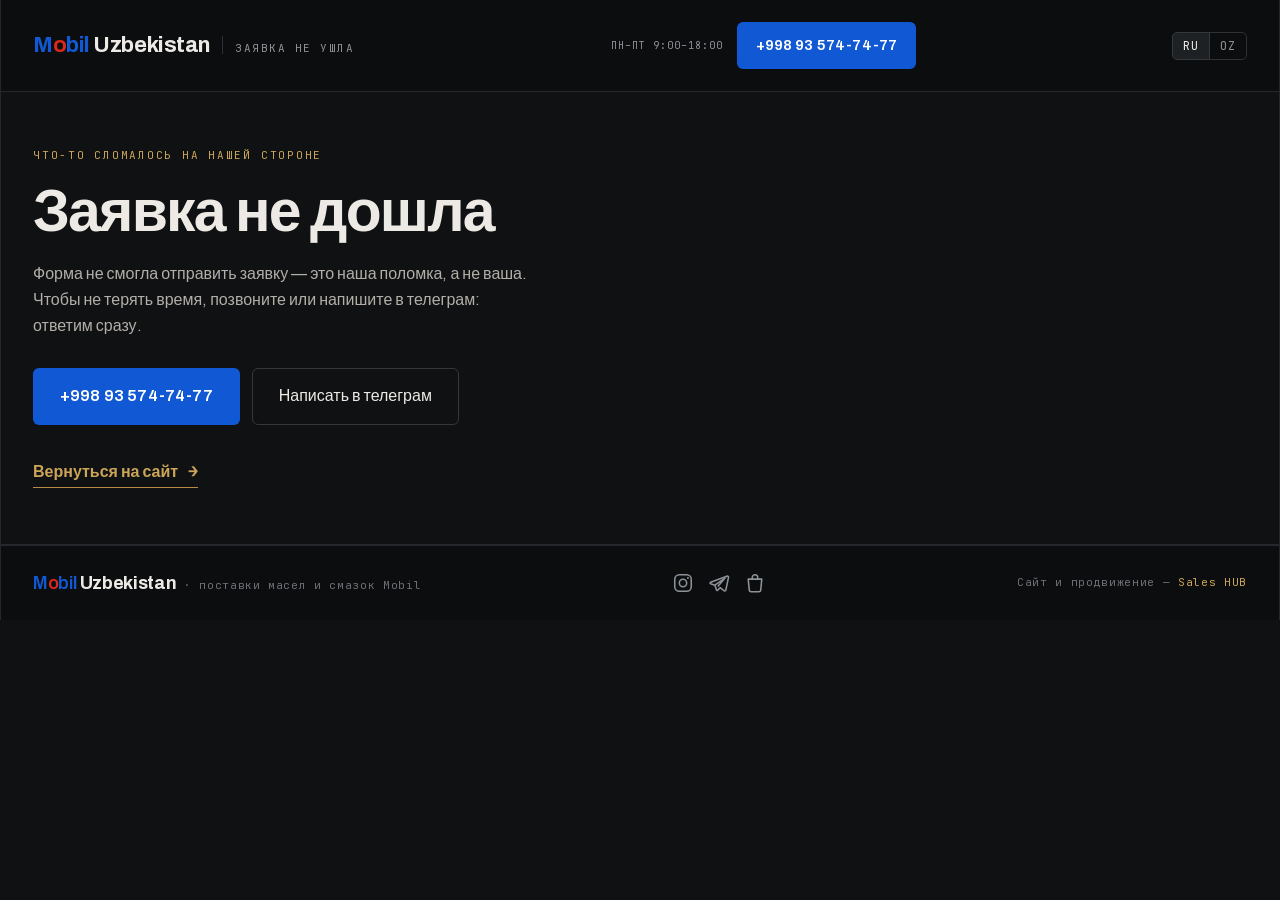
<file: oshibka.html>
<!DOCTYPE html>
<html lang="ru">
<head>
<meta charset="utf-8">
<meta name="viewport" content="width=device-width, initial-scale=1">
<meta http-equiv="Content-Security-Policy" content="default-src 'self'; script-src 'self' https://www.googletagmanager.com; style-src 'self' 'unsafe-inline'; font-src 'self'; img-src 'self' data: https://www.googletagmanager.com https://*.google-analytics.com; connect-src 'self' https://*.google-analytics.com https://*.analytics.google.com https://www.googletagmanager.com; form-action 'self' https://*.workers.dev; base-uri 'self'; object-src 'none'; upgrade-insecure-requests">
<title>Заявка не ушла — Mobil Uzbekistan</title>
<meta name="robots" content="noindex">
<meta name="theme-color" content="#0f1113">

<link rel="icon" href="/favicon.ico" sizes="any">
<link rel="icon" type="image/png" sizes="96x96" href="/img/favicon-96.png">
<link rel="apple-touch-icon" href="/img/apple-touch-icon.png">

<link rel="preload" as="font" type="font/woff2" href="/fonts/archivo.woff2" crossorigin>
<link rel="stylesheet" href="style.css">
</head>
<body>

<div class="site">

  <header class="header">
    <div class="brand">
      <a class="brand__name" href="/"><span class="wm"><span class="wm-b">M</span><span class="wm-r">o</span><span class="wm-b">bil</span> Uzbekistan</span></a>
      <span class="brand__bar"></span>
      <span class="brand__sub">Заявка не ушла</span>
    </div>
    <div class="hcall">
      <div class="hcall__hours">пн–пт 9:00–18:00</div>
      <a class="btn btn--action btn--tel" href="tel:+998935747477"><span class="tel-num">+998 93 574-74-77</span><span class="tel-word">Позвонить</span></a>
    </div>
    <div class="lang">
      <span aria-current="true">RU</span>
      <a href="/uz/oshibka.html" hreflang="uz" lang="uz">OZ</a>
    </div>
  </header>

  <section class="sec thanks">
    <div class="kicker kicker--gold">Что-то сломалось на нашей стороне</div>
    <h1 class="h1" style="margin:18px 0 20px">Заявка не дошла</h1>
    <p class="lead" style="max-width:56ch;margin-bottom:30px">Форма не смогла отправить заявку — это наша поломка, а не ваша. Чтобы не терять время, позвоните или напишите в телеграм: ответим сразу.</p>
    <div class="hero__cta">
      <a class="btn btn--action btn--tel" href="tel:+998935747477"><span class="tel-num">+998 93 574-74-77</span><span class="tel-word">Позвонить</span></a>
      <a class="btn btn--ghost" href="https://t.me/Sanjar57002" rel="noopener">Написать в телеграм</a>
    </div>
    <p style="margin-top:34px"><a class="crosslink" href="/">Вернуться на сайт</a></p>
  </section>

  <footer class="footer">
    <span><a class="footer__brand" href="/"><span class="wm"><span class="wm-b">M</span><span class="wm-r">o</span><span class="wm-b">bil</span> Uzbekistan</span></a> · поставки масел и смазок Mobil</span>
    <span class="social">
      <a href="https://www.instagram.com/tegeta_motors_uzbekistan/" rel="noopener" aria-label="Инстаграм"><svg viewBox="0 0 24 24" fill="none" stroke="currentColor" stroke-width="1.7" aria-hidden="true"><rect x="3" y="3" width="18" height="18" rx="5"/><circle cx="12" cy="12" r="4"/><circle cx="17.4" cy="6.6" r="1.1" fill="currentColor" stroke="none"/></svg></a>
      <a href="https://t.me/Sanjar57002" rel="noopener" aria-label="Телеграм — написать Санжару"><svg viewBox="0 0 24 24" fill="none" stroke="currentColor" stroke-width="1.7" stroke-linejoin="round" aria-hidden="true"><path d="M21.2 4.3 2.9 11.2c-.8.3-.8 1.4 0 1.7l4.6 1.5 1.7 5c.2.7 1.1.9 1.6.3l2.4-2.6 4.6 3.4c.6.4 1.4.1 1.6-.6l3-14c.2-.8-.6-1.5-1.2-1.6z"/><path d="M7.5 14.4 18.6 6.6l-7.9 9.1"/></svg></a>
      <a href="https://uzum.uz/ru/shop/tmca" rel="noopener" aria-label="Магазин на Uzum Market"><svg viewBox="0 0 24 24" fill="none" stroke="currentColor" stroke-width="1.7" stroke-linejoin="round" aria-hidden="true"><path d="M4.6 7.8h14.8l-1.15 12a2 2 0 0 1-2 1.8H7.75a2 2 0 0 1-2-1.8z"/><path d="M9 7.8V6a3 3 0 0 1 6 0v1.8"/></svg></a>
    </span>
    <span>Сайт и продвижение — <a href="https://sales-hub.uz/?utm_source=mobil-oil.uz&amp;utm_medium=referral&amp;utm_campaign=footer" rel="noopener">Sales HUB</a></span>
  </footer>
</div>

<script src="/analytics.js"></script>
</body>
</html>
</file>
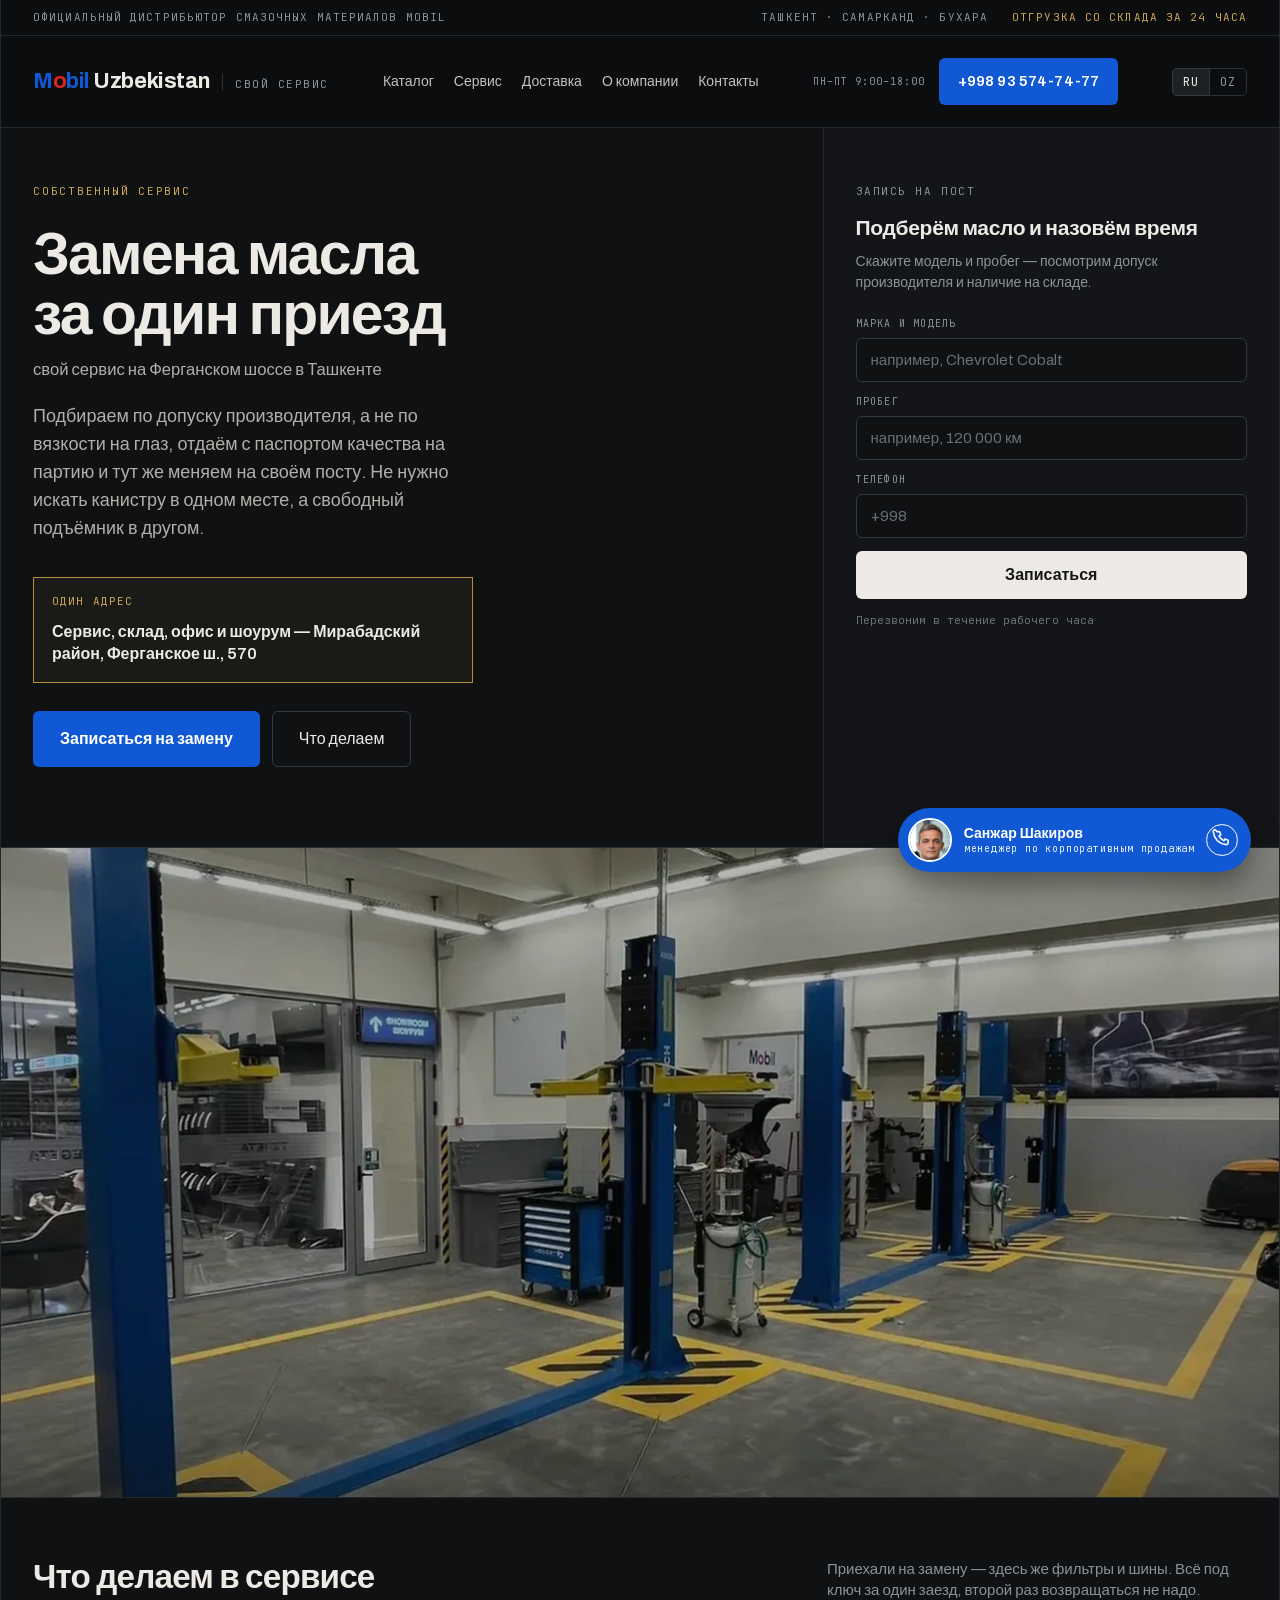
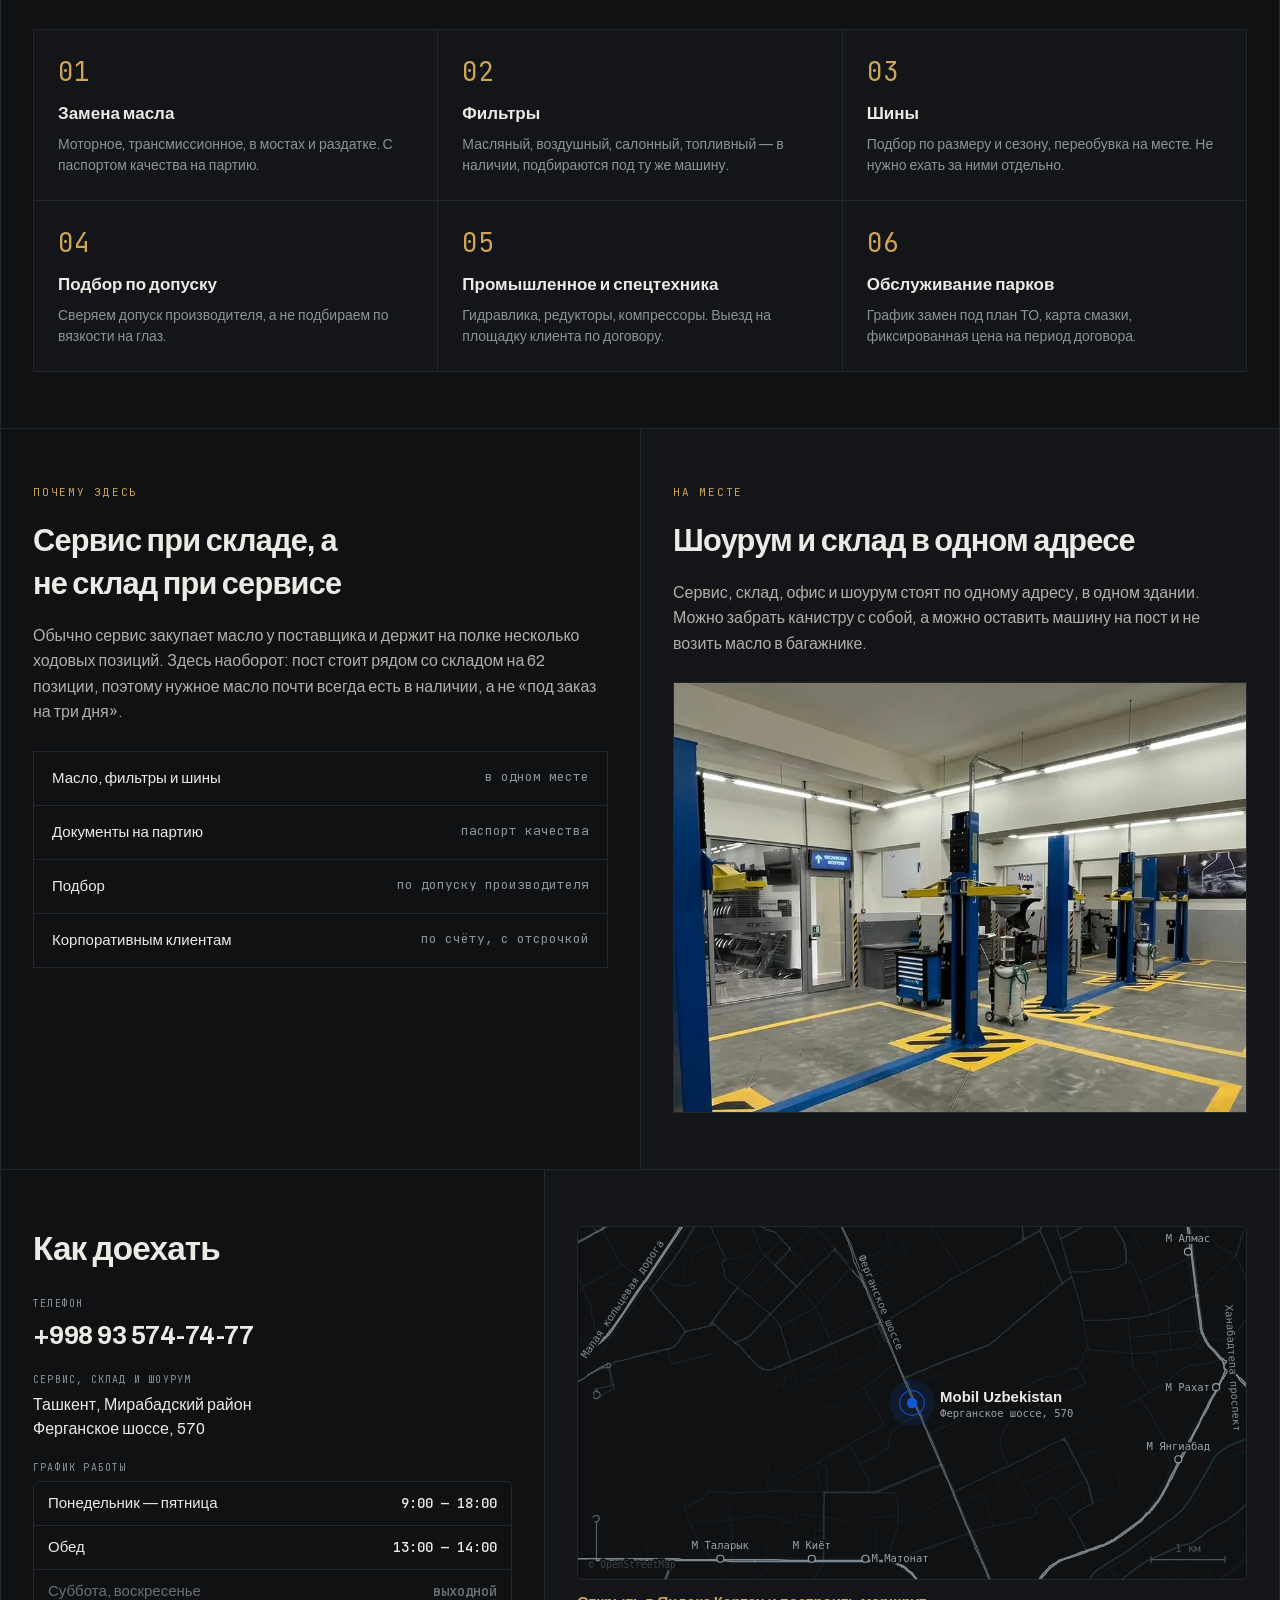
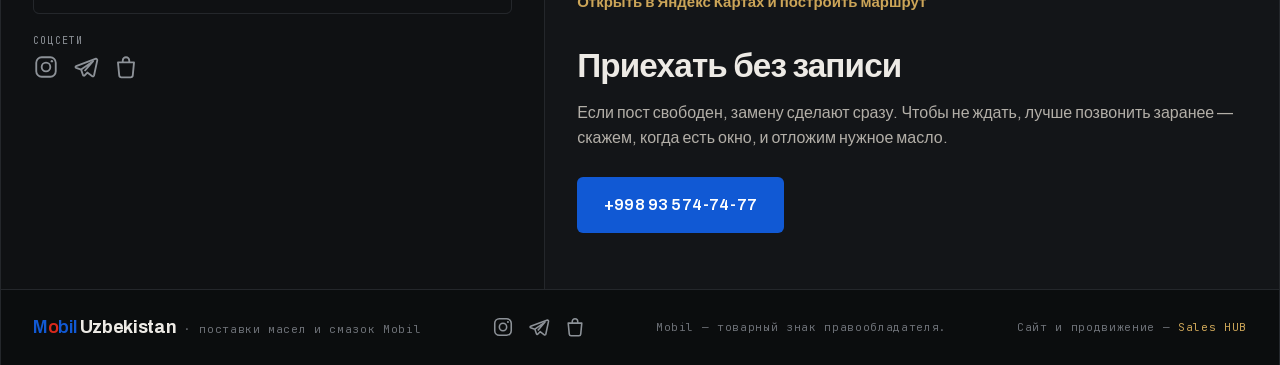
<file: service.html>
<!DOCTYPE html>
<html lang="ru">
<head>
<meta charset="utf-8">
<meta name="viewport" content="width=device-width, initial-scale=1">
<meta http-equiv="Content-Security-Policy" content="default-src 'self'; script-src 'self' https://www.googletagmanager.com; style-src 'self' 'unsafe-inline'; font-src 'self'; img-src 'self' data: https://www.googletagmanager.com https://*.google-analytics.com; connect-src 'self' https://*.google-analytics.com https://*.analytics.google.com https://www.googletagmanager.com; form-action 'self' https://*.workers.dev; base-uri 'self'; object-src 'none'; upgrade-insecure-requests">
<title>Замена масла в Ташкенте — свой сервис на Ферганском шоссе | Mobil Uzbekistan</title>
<meta name="description" content="Собственный сервис Mobil Uzbekistan на Ферганском шоссе в Ташкенте: купить масло и сразу заменить его за один приезд. Подбор по допуску производителя, паспорт качества на партию, обслуживание корпоративных парков.">
<meta name="robots" content="index,follow,max-image-preview:large,max-snippet:-1">
<meta name="author" content="Mobil Uzbekistan">
<meta name="publisher" content="Mobil Uzbekistan">
<meta name="geo.region" content="UZ-TK">
<meta name="geo.placename" content="Ташкент">
<meta name="theme-color" content="#0f1113">
<link rel="canonical" href="https://mobil-oil.uz/service.html">
<link rel="alternate" hreflang="ru" href="https://mobil-oil.uz/service.html">
<link rel="alternate" hreflang="uz" href="https://mobil-oil.uz/uz/service.html">
<link rel="alternate" hreflang="x-default" href="https://mobil-oil.uz/service.html">

<meta property="og:type" content="website">
<meta property="og:site_name" content="Mobil Uzbekistan">
<meta property="og:locale" content="ru_RU">
<meta property="og:title" content="Свой сервис Mobil Uzbekistan в Ташкенте">
<meta property="og:description" content="Купить масло и заменить его за один приезд. Подбор по допуску производителя, паспорт качества на партию, свои посты.">
<meta property="og:url" content="https://mobil-oil.uz/service.html">
<meta name="twitter:card" content="summary_large_image">
<meta property="og:image" content="https://mobil-oil.uz/img/og.jpg">
<meta property="og:image:width" content="1200">
<meta property="og:image:height" content="630">
<meta property="og:image:alt" content="Mobil Uzbekistan — сервис и склад в Ташкенте">

<link rel="icon" href="/favicon.ico" sizes="any">
<link rel="icon" type="image/png" sizes="96x96" href="/img/favicon-96.png">
<link rel="apple-touch-icon" href="/img/apple-touch-icon.png">

<link rel="preload" as="font" type="font/woff2" href="/fonts/archivo.woff2" crossorigin>
<link rel="stylesheet" href="style.css">
<link rel="preload" as="image" href="img/service-hero.webp" fetchpriority="high">
</head>
<body>

<div class="site">

  <div class="topbar">
    <span>Официальный дистрибьютор смазочных материалов Mobil</span>
    <span class="topbar__right">
      <span>Ташкент · Самарканд · Бухара</span>
      <span class="topbar__ship">Отгрузка со склада за 24 часа</span>
    </span>
  </div>

  <header class="header">
    <div class="brand">
      <a class="brand__name" href="/"><span class="wm"><span class="wm-b">M</span><span class="wm-r">o</span><span class="wm-b">bil</span> Uzbekistan</span></a>
      <span class="brand__bar"></span>
      <span class="brand__sub">Свой сервис</span>
    </div>
    <nav class="nav">
      <a href="/#catalog">Каталог</a>
      <a href="service.html">Сервис</a>
      <a href="/#delivery">Доставка</a>
      <a href="/#about">О компании</a>
      <a href="#contacts">Контакты</a>
    </nav>
    <div class="hcall">
      <div class="hcall__hours">пн–пт 9:00–18:00</div>
      <a class="btn btn--action btn--tel" href="tel:+998935747477"><span class="tel-num">+998 93 574-74-77</span><span class="tel-word">Позвонить</span></a>
    </div>
    <div class="lang">
      <span aria-current="true">RU</span>
      <a href="/uz/service.html" hreflang="uz" lang="uz">OZ</a>
    </div>
    <details class="burger">
      <summary aria-label="Меню">☰</summary>
      <nav class="burger__menu">
        <a href="/#catalog">Каталог</a>
        <a href="service.html">Сервис</a>
        <a href="/#delivery">Доставка</a>
        <a href="/#about">О компании</a>
        <a href="#contacts">Контакты</a>
      </nav>
    </details>
  </header>

  <!-- первый экран -->
  <section class="split hero">
    <div class="hero__main">
      <div class="hero__text">
        <div class="kicker kicker--gold">Собственный сервис</div>
        <h1 class="h1">Замена масла за один приезд<span class="h1__sub">свой сервис на Ферганском шоссе в Ташкенте</span></h1>
        <p class="hero__lead">Подбираем по допуску производителя, а не по вязкости на глаз, отдаём с паспортом качества на партию и тут же меняем на своём посту. Не нужно искать канистру в одном месте, а свободный подъёмник в другом.</p>
        <div class="same">
          <span>Один адрес</span>
          <b>Сервис, склад, офис и шоурум — Мирабадский район, Ферганское ш., 570</b>
        </div>
        <div class="hero__cta">
          <a class="btn btn--action" href="tel:+998935747477">Записаться на замену</a>
          <a class="btn btn--ghost" href="#works">Что делаем</a>
        </div>
      </div>
    </div>

    <div class="panel pick">
      <div class="kicker">Запись на пост</div>
      <div class="pick__title">Подберём масло и назовём время</div>
      <div class="pick__note">Скажите модель и пробег — посмотрим допуск производителя и наличие на складе.</div>
      <!-- форма не подключена: нужен action или обработчик -->
      <form class="pick__form" method="post" action="https://mobil-oil-relay.zvezdotank.workers.dev/">
          <input type="hidden" name="_form" value="Запись в сервис">
          <input class="trap" type="text" name="company_site" tabindex="-1" autocomplete="off" aria-hidden="true">

        <label class="field">
          <span>Марка и модель</span>
          <input name="car" placeholder="например, Chevrolet Cobalt">
        </label>
        <label class="field">
          <span>Пробег</span>
          <input name="mileage" placeholder="например, 120 000 км">
        </label>
        <label class="field">
          <span>Телефон</span>
          <input name="phone" type="tel" placeholder="+998" required>
        </label>
        <button class="btn btn--light" type="submit">Записаться</button>
        <div class="pick__after">Перезвоним в течение рабочего часа</div>
      </form>
    </div>
  </section>

  <img class="phero" src="img/service-hero.webp" width="1400" height="651" loading="lazy"
       alt="Сервисный цех Mobil Uzbekistan: подъёмники и разметка постов">

  <!-- что делаем -->
  <section class="sec" id="works">
    <div class="sechead">
      <h2 class="h2">Что делаем в сервисе</h2>
      <p>Приехали на замену — здесь же фильтры и шины. Всё под ключ за один заезд, второй раз возвращаться не надо.</p>
    </div>
    <div class="hair steps steps--six">
      <div class="step">
        <div class="step__n">01</div>
        <div class="step__t">Замена масла</div>
        <div class="step__d">Моторное, трансмиссионное, в мостах и раздатке. С паспортом качества на партию.</div>
      </div>
      <div class="step">
        <div class="step__n">02</div>
        <div class="step__t">Фильтры</div>
        <div class="step__d">Масляный, воздушный, салонный, топливный — в наличии, подбираются под ту же машину.</div>
      </div>
      <div class="step">
        <div class="step__n">03</div>
        <div class="step__t">Шины</div>
        <div class="step__d">Подбор по размеру и сезону, переобувка на месте. Не нужно ехать за ними отдельно.</div>
      </div>
      <div class="step">
        <div class="step__n">04</div>
        <div class="step__t">Подбор по допуску</div>
        <div class="step__d">Сверяем допуск производителя, а не подбираем по вязкости на глаз.</div>
      </div>
      <div class="step">
        <div class="step__n">05</div>
        <div class="step__t">Промышленное и спецтехника</div>
        <div class="step__d">Гидравлика, редукторы, компрессоры. Выезд на площадку клиента по договору.</div>
      </div>
      <div class="step">
        <div class="step__n">06</div>
        <div class="step__t">Обслуживание парков</div>
        <div class="step__d">График замен под план ТО, карта смазки, фиксированная цена на период договора.</div>
      </div>
    </div>
  </section>

  <!-- почему здесь -->
  <section class="split split--half">
    <div class="sec" style="border-bottom:0">
      <div class="kicker kicker--gold">Почему здесь</div>
      <h2 class="h3" style="margin:18px 0">Сервис при складе, а не склад при сервисе</h2>
      <p class="lead" style="margin-bottom:26px">Обычно сервис закупает масло у поставщика и держит на полке несколько ходовых позиций. Здесь наоборот: пост стоит рядом со складом на 62 позиции, поэтому нужное масло почти всегда есть в наличии, а не «под заказ на три дня».</p>
      <div class="hair rows">
        <div class="row2"><span>Масло, фильтры и шины</span><span>в одном месте</span></div>
        <div class="row2"><span>Документы на партию</span><span>паспорт качества</span></div>
        <div class="row2"><span>Подбор</span><span>по допуску производителя</span></div>
        <div class="row2"><span>Корпоративным клиентам</span><span>по счёту, с отсрочкой</span></div>
      </div>
    </div>
    <div class="sec panel" style="border-bottom:0">
      <div class="kicker kicker--gold">На месте</div>
      <h2 class="h3" style="margin:18px 0">Шоурум и склад в одном адресе</h2>
      <p class="lead" style="margin-bottom:26px">Сервис, склад, офис и шоурум стоят по одному адресу, в одном здании. Можно забрать канистру с собой, а можно оставить машину на пост и не возить масло в багажнике.</p>
      <img class="shot" src="img/service.webp" width="900" height="675" loading="lazy"
           alt="Пост с подъёмником в сервисе Mobil Uzbekistan">
    </div>
  </section>

  <div class="mgr">
    <details>
      <summary>
        <img class="mgr__ava" src="img/manager.webp" width="192" height="192" alt="">
        <span class="mgr__who"><b>Санжар Шакиров</b><i>менеджер по корпоративным продажам</i></span>
        <span class="mgr__ring"><svg class="mgr__phone" viewBox="0 0 24 24" fill="none" stroke="currentColor" stroke-width="1.8" stroke-linecap="round" stroke-linejoin="round" aria-hidden="true"><path d="M6.6 2.9h2.7l1.4 3.4-2 1.2a12 12 0 0 0 5.4 5.4l1.2-2 3.4 1.4v2.7a2 2 0 0 1-2.2 2 17.6 17.6 0 0 1-9.7-4.4 17.6 17.6 0 0 1-4.4-9.7 2 2 0 0 1 2-2.2z"/></svg></span>
      </summary>
      <div class="mgr__card">
        <div class="mgr__head">
          <img class="mgr__ava" src="img/manager.webp" width="192" height="192" alt="">
          <span>
            <span class="mgr__name">Санжар Шакиров</span>
            <span class="mgr__role">менеджер по корпоративным продажам</span>
          </span>
        </div>
        <a class="mgr__link" href="tel:+998935747477">+998 93 574-74-77<em>консультация</em></a>
        <a class="mgr__link" href="https://t.me/Sanjar57002">@Sanjar57002<em>telegram</em></a>
        <a class="mgr__link" href="mailto:sanj72662@gmail.com">sanj72662@gmail.com<em>почта</em></a>
      </div>
    </details>
  </div>

  <!-- контакты -->
  <section class="split contacts" id="contacts">
    <div class="sec" style="border-bottom:0">
      <h2 class="h2" style="margin-bottom:24px">Как доехать</h2>
      <div class="cblock">
        <div class="cblock__l">Телефон</div>
        <a class="cblock__phone" href="tel:+998935747477">+998 93 574-74-77</a>
      </div>
      <div class="cblock">
        <div class="cblock__l">Сервис, склад и шоурум</div>
        <div class="cblock__addr">Ташкент, Мирабадский район<br>Ферганское шоссе, 570</div>
      </div>
      <div class="cblock">
        <div class="cblock__l">График работы</div>
        <div class="hours">
          <div class="hours__row"><span>Понедельник — пятница</span><b>9:00 — 18:00</b></div>
          <div class="hours__row"><span>Обед</span><b>13:00 — 14:00</b></div>
          <div class="hours__row hours__row--off"><span>Суббота, воскресенье</span><b>выходной</b></div>
        </div>
      </div>
      <div class="cblock">
        <div class="cblock__l">Соцсети</div>
        <div class="clinks">
          <a href="https://www.instagram.com/tegeta_motors_uzbekistan/" rel="noopener" aria-label="Инстаграм"><svg viewBox="0 0 24 24" fill="none" stroke="currentColor" stroke-width="1.7" aria-hidden="true"><rect x="3" y="3" width="18" height="18" rx="5"/><circle cx="12" cy="12" r="4"/><circle cx="17.4" cy="6.6" r="1.1" fill="currentColor" stroke="none"/></svg></a>
          <a href="https://t.me/Sanjar57002" rel="noopener" aria-label="Телеграм — написать Санжару"><svg viewBox="0 0 24 24" fill="none" stroke="currentColor" stroke-width="1.7" stroke-linejoin="round" aria-hidden="true"><path d="M21.2 4.3 2.9 11.2c-.8.3-.8 1.4 0 1.7l4.6 1.5 1.7 5c.2.7 1.1.9 1.6.3l2.4-2.6 4.6 3.4c.6.4 1.4.1 1.6-.6l3-14c.2-.8-.6-1.5-1.2-1.6z"/><path d="M7.5 14.4 18.6 6.6l-7.9 9.1"/></svg></a>
      <a href="https://uzum.uz/ru/shop/tmca" rel="noopener" aria-label="Магазин на Uzum Market"><svg viewBox="0 0 24 24" fill="none" stroke="currentColor" stroke-width="1.7" stroke-linejoin="round" aria-hidden="true"><path d="M4.6 7.8h14.8l-1.15 12a2 2 0 0 1-2 1.8H7.75a2 2 0 0 1-2-1.8z"/><path d="M9 7.8V6a3 3 0 0 1 6 0v1.8"/></svg></a>
        </div>
      </div>
    </div>
    <div class="sec panel" style="border-bottom:0">
      <div class="mapbox mapbox--top">
        <a class="mapbox__map" href="https://yandex.com/maps/org/tegeta_motors/206284429216/" rel="noopener"
           aria-label="Открыть карту в Яндекс Картах">
          <picture>
            <!-- на телефоне под карту ~340 px: узкий кадр, иначе подписи нечитаемы -->
            <source media="(max-width:759px)" srcset="img/map-mobile.svg" width="380" height="380">
            <img src="img/map.svg" width="760" height="400" loading="lazy"
                 alt="Схема проезда: склад и сервис на Ферганском шоссе, 570, Мирабадский район, Ташкент — между станциями метро Матонат, Киёт и Рахат, у Ханабадтепа проспекта">
          </picture>
        </a>
        <a class="mapbox__link" href="https://yandex.com/maps/org/tegeta_motors/206284429216/"
           rel="noopener">Открыть в Яндекс Картах и построить маршрут</a>
      </div>
      <h2 class="h2" style="margin:30px 0 10px">Приехать без записи</h2>
      <p class="lead" style="margin-bottom:26px">Если пост свободен, замену сделают сразу. Чтобы не ждать, лучше позвонить заранее — скажем, когда есть окно, и отложим нужное масло.</p>
      <a class="btn btn--action btn--tel" href="tel:+998935747477"><span class="tel-num">+998 93 574-74-77</span><span class="tel-word">Позвонить</span></a>
    </div>
  </section>

  <footer class="footer">
    <span><a class="footer__brand" href="/"><span class="wm"><span class="wm-b">M</span><span class="wm-r">o</span><span class="wm-b">bil</span> Uzbekistan</span></a> · поставки масел и смазок Mobil</span>
    <span class="social">
      <a href="https://www.instagram.com/tegeta_motors_uzbekistan/" rel="noopener" aria-label="Инстаграм"><svg viewBox="0 0 24 24" fill="none" stroke="currentColor" stroke-width="1.7" aria-hidden="true"><rect x="3" y="3" width="18" height="18" rx="5"/><circle cx="12" cy="12" r="4"/><circle cx="17.4" cy="6.6" r="1.1" fill="currentColor" stroke="none"/></svg></a>
      <a href="https://t.me/Sanjar57002" rel="noopener" aria-label="Телеграм — написать Санжару"><svg viewBox="0 0 24 24" fill="none" stroke="currentColor" stroke-width="1.7" stroke-linejoin="round" aria-hidden="true"><path d="M21.2 4.3 2.9 11.2c-.8.3-.8 1.4 0 1.7l4.6 1.5 1.7 5c.2.7 1.1.9 1.6.3l2.4-2.6 4.6 3.4c.6.4 1.4.1 1.6-.6l3-14c.2-.8-.6-1.5-1.2-1.6z"/><path d="M7.5 14.4 18.6 6.6l-7.9 9.1"/></svg></a>
      <a href="https://uzum.uz/ru/shop/tmca" rel="noopener" aria-label="Магазин на Uzum Market"><svg viewBox="0 0 24 24" fill="none" stroke="currentColor" stroke-width="1.7" stroke-linejoin="round" aria-hidden="true"><path d="M4.6 7.8h14.8l-1.15 12a2 2 0 0 1-2 1.8H7.75a2 2 0 0 1-2-1.8z"/><path d="M9 7.8V6a3 3 0 0 1 6 0v1.8"/></svg></a>
    </span>
    <span>Mobil — товарный знак правообладателя.</span>
    <span>Сайт и продвижение — <a href="https://sales-hub.uz/?utm_source=mobil-oil.uz&amp;utm_medium=referral&amp;utm_campaign=footer" rel="noopener">Sales HUB</a></span>
  </footer>
</div>


<!-- нижняя панель: мобильный -->
<div class="bar">
  <details>
    <summary>
      <a class="bar__call" href="tel:+998935747477">Позвонить</a>
      <span class="bar__write"><span class="w-open">Написать</span><span class="w-close">Закрыть</span></span>
    </summary>
    <div class="hair bar__links">
      <a href="https://t.me/Sanjar57002">Telegram<em>@Sanjar57002</em></a>
      <a href="mailto:sanj72662@gmail.com">Почта<em>sanj72662@…</em></a>
    </div>
  </details>
  <div class="bar__mgr">
    <img class="bar__ava" src="img/manager.webp" width="192" height="192" alt="">
    Санжар Шакиров · корпоративный менеджер
  </div>
</div>

<script type="application/ld+json">
{
 "@context": "https://schema.org",
 "@type": "AutoRepair",
 "name": "Mobil Uzbekistan — сервис",
 "description": "Замена масла и фильтров, подбор по допуску производителя, обслуживание корпоративных парков.",
 "url": "https://mobil-oil.uz/service.html",
 "telephone": "+998935747477",
 "address": {
  "@type": "PostalAddress",
  "addressLocality": "Ташкент",
  "streetAddress": "Мирабадский район, Ферганское шоссе, 570",
  "addressCountry": "UZ",
  "postalCode": "100015"
 },
 "areaServed": [
  {
   "@type": "City",
   "name": "Ташкент"
  },
  {
   "@type": "Country",
   "name": "Узбекистан"
  }
 ],
 "sameAs": [
  "https://www.instagram.com/tegeta_motors_uzbekistan/",
  "https://t.me/Sanjar57002",
  "https://uzum.uz/ru/shop/tmca",
  "https://yandex.com/maps/org/tegeta_motors/206284429216/"
 ],
 "image": "https://mobil-oil.uz/img/og.jpg",
 "parentOrganization": {
  "@type": "Organization",
  "name": "Mobil Uzbekistan",
  "url": "https://mobil-oil.uz/"
 },
 "openingHours": [
  "Mo-Fr 09:00-13:00",
  "Mo-Fr 14:00-18:00"
 ],
 "geo": {
  "@type": "GeoCoordinates",
  "latitude": 41.263343,
  "longitude": 69.315835
 },
 "hasMap": "https://yandex.com/maps/org/tegeta_motors/206284429216/",
 "openingHoursSpecification": [
  {
   "@type": "OpeningHoursSpecification",
   "dayOfWeek": [
    "Monday",
    "Tuesday",
    "Wednesday",
    "Thursday",
    "Friday"
   ],
   "opens": "09:00",
   "closes": "13:00"
  },
  {
   "@type": "OpeningHoursSpecification",
   "dayOfWeek": [
    "Monday",
    "Tuesday",
    "Wednesday",
    "Thursday",
    "Friday"
   ],
   "opens": "14:00",
   "closes": "18:00"
  }
 ],
 "priceRange": "$$"
}
</script>

<script type="application/ld+json">
{
 "@context": "https://schema.org",
 "@type": "BreadcrumbList",
 "itemListElement": [
  {
   "@type": "ListItem",
   "position": 1,
   "name": "Главная",
   "item": "https://mobil-oil.uz/"
  },
  {
   "@type": "ListItem",
   "position": 2,
   "name": "Сервис",
   "item": "https://mobil-oil.uz/service.html"
  }
 ]
}
</script>

<script src="/analytics.js"></script>
</body>
</html>
</file>
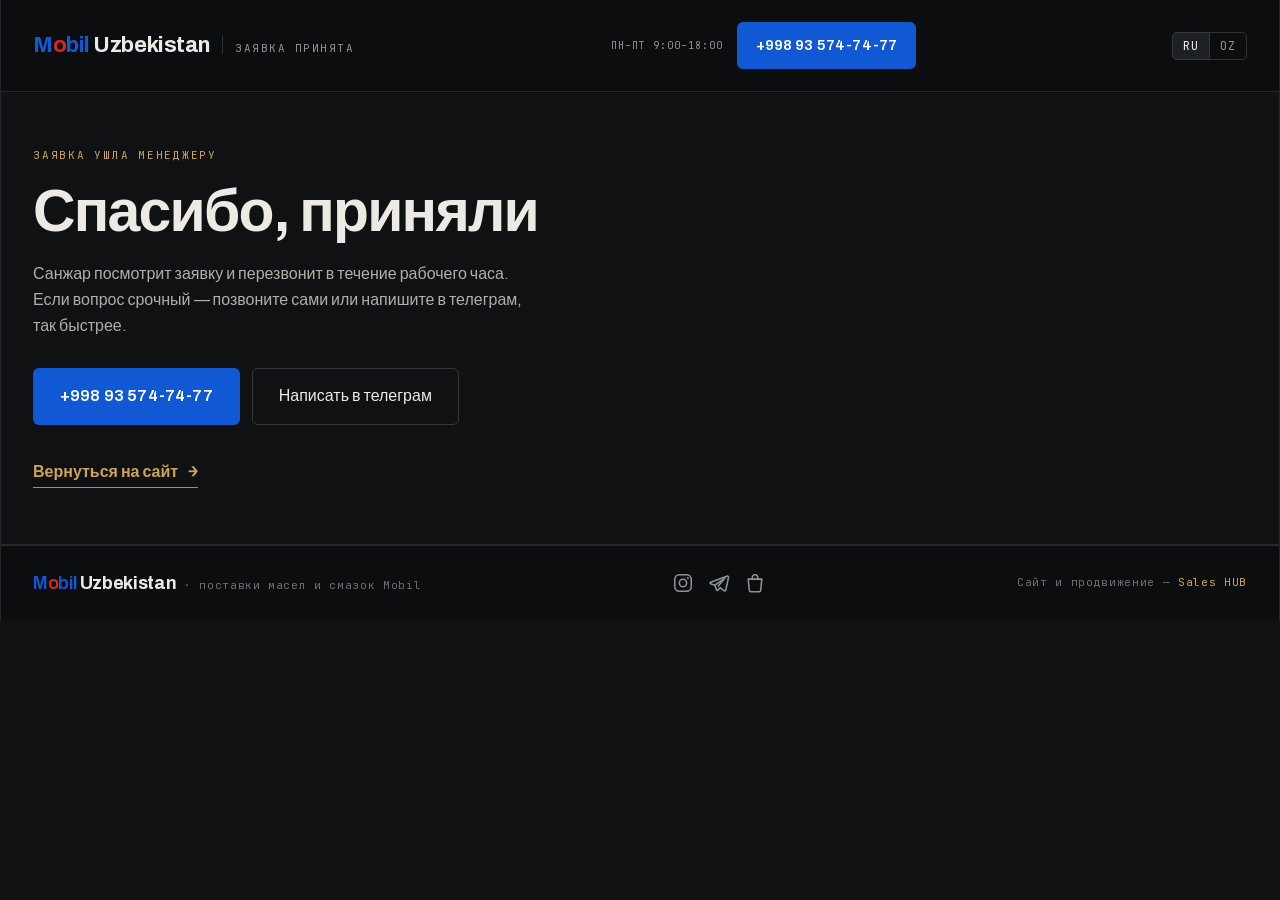
<file: spasibo.html>
<!DOCTYPE html>
<html lang="ru">
<head>
<meta charset="utf-8">
<meta name="viewport" content="width=device-width, initial-scale=1">
<meta http-equiv="Content-Security-Policy" content="default-src 'self'; script-src 'self' https://www.googletagmanager.com; style-src 'self' 'unsafe-inline'; font-src 'self'; img-src 'self' data: https://www.googletagmanager.com https://*.google-analytics.com; connect-src 'self' https://*.google-analytics.com https://*.analytics.google.com https://www.googletagmanager.com; form-action 'self' https://*.workers.dev; base-uri 'self'; object-src 'none'; upgrade-insecure-requests">
<title>Заявка принята — Mobil Uzbekistan</title>
<meta name="robots" content="noindex">
<meta name="theme-color" content="#0f1113">

<link rel="icon" href="/favicon.ico" sizes="any">
<link rel="icon" type="image/png" sizes="96x96" href="/img/favicon-96.png">
<link rel="apple-touch-icon" href="/img/apple-touch-icon.png">

<link rel="preload" as="font" type="font/woff2" href="/fonts/archivo.woff2" crossorigin>
<link rel="stylesheet" href="style.css">
</head>
<body>

<div class="site">

  <header class="header">
    <div class="brand">
      <a class="brand__name" href="/"><span class="wm"><span class="wm-b">M</span><span class="wm-r">o</span><span class="wm-b">bil</span> Uzbekistan</span></a>
      <span class="brand__bar"></span>
      <span class="brand__sub">Заявка принята</span>
    </div>
    <div class="hcall">
      <div class="hcall__hours">пн–пт 9:00–18:00</div>
      <a class="btn btn--action btn--tel" href="tel:+998935747477"><span class="tel-num">+998 93 574-74-77</span><span class="tel-word">Позвонить</span></a>
    </div>
    <div class="lang">
      <span aria-current="true">RU</span>
      <a href="/uz/spasibo.html" hreflang="uz" lang="uz">OZ</a>
    </div>
  </header>

  <section class="sec thanks">
    <div class="kicker kicker--gold">Заявка ушла менеджеру</div>
    <h1 class="h1" style="margin:18px 0 20px">Спасибо, приняли</h1>
    <p class="lead" style="max-width:56ch;margin-bottom:30px">Санжар посмотрит заявку и перезвонит в течение рабочего часа. Если вопрос срочный — позвоните сами или напишите в телеграм, так быстрее.</p>
    <div class="hero__cta">
      <a class="btn btn--action btn--tel" href="tel:+998935747477"><span class="tel-num">+998 93 574-74-77</span><span class="tel-word">Позвонить</span></a>
      <a class="btn btn--ghost" href="https://t.me/Sanjar57002" rel="noopener">Написать в телеграм</a>
    </div>
    <p style="margin-top:34px"><a class="crosslink" href="/">Вернуться на сайт</a></p>
  </section>

  <footer class="footer">
    <span><a class="footer__brand" href="/"><span class="wm"><span class="wm-b">M</span><span class="wm-r">o</span><span class="wm-b">bil</span> Uzbekistan</span></a> · поставки масел и смазок Mobil</span>
    <span class="social">
      <a href="https://www.instagram.com/tegeta_motors_uzbekistan/" rel="noopener" aria-label="Инстаграм"><svg viewBox="0 0 24 24" fill="none" stroke="currentColor" stroke-width="1.7" aria-hidden="true"><rect x="3" y="3" width="18" height="18" rx="5"/><circle cx="12" cy="12" r="4"/><circle cx="17.4" cy="6.6" r="1.1" fill="currentColor" stroke="none"/></svg></a>
      <a href="https://t.me/Sanjar57002" rel="noopener" aria-label="Телеграм — написать Санжару"><svg viewBox="0 0 24 24" fill="none" stroke="currentColor" stroke-width="1.7" stroke-linejoin="round" aria-hidden="true"><path d="M21.2 4.3 2.9 11.2c-.8.3-.8 1.4 0 1.7l4.6 1.5 1.7 5c.2.7 1.1.9 1.6.3l2.4-2.6 4.6 3.4c.6.4 1.4.1 1.6-.6l3-14c.2-.8-.6-1.5-1.2-1.6z"/><path d="M7.5 14.4 18.6 6.6l-7.9 9.1"/></svg></a>
      <a href="https://uzum.uz/ru/shop/tmca" rel="noopener" aria-label="Магазин на Uzum Market"><svg viewBox="0 0 24 24" fill="none" stroke="currentColor" stroke-width="1.7" stroke-linejoin="round" aria-hidden="true"><path d="M4.6 7.8h14.8l-1.15 12a2 2 0 0 1-2 1.8H7.75a2 2 0 0 1-2-1.8z"/><path d="M9 7.8V6a3 3 0 0 1 6 0v1.8"/></svg></a>
    </span>
    <span>Сайт и продвижение — <a href="https://sales-hub.uz/?utm_source=mobil-oil.uz&amp;utm_medium=referral&amp;utm_campaign=footer" rel="noopener">Sales HUB</a></span>
  </footer>
</div>

<script src="/analytics.js"></script>
</body>
</html>
</file>
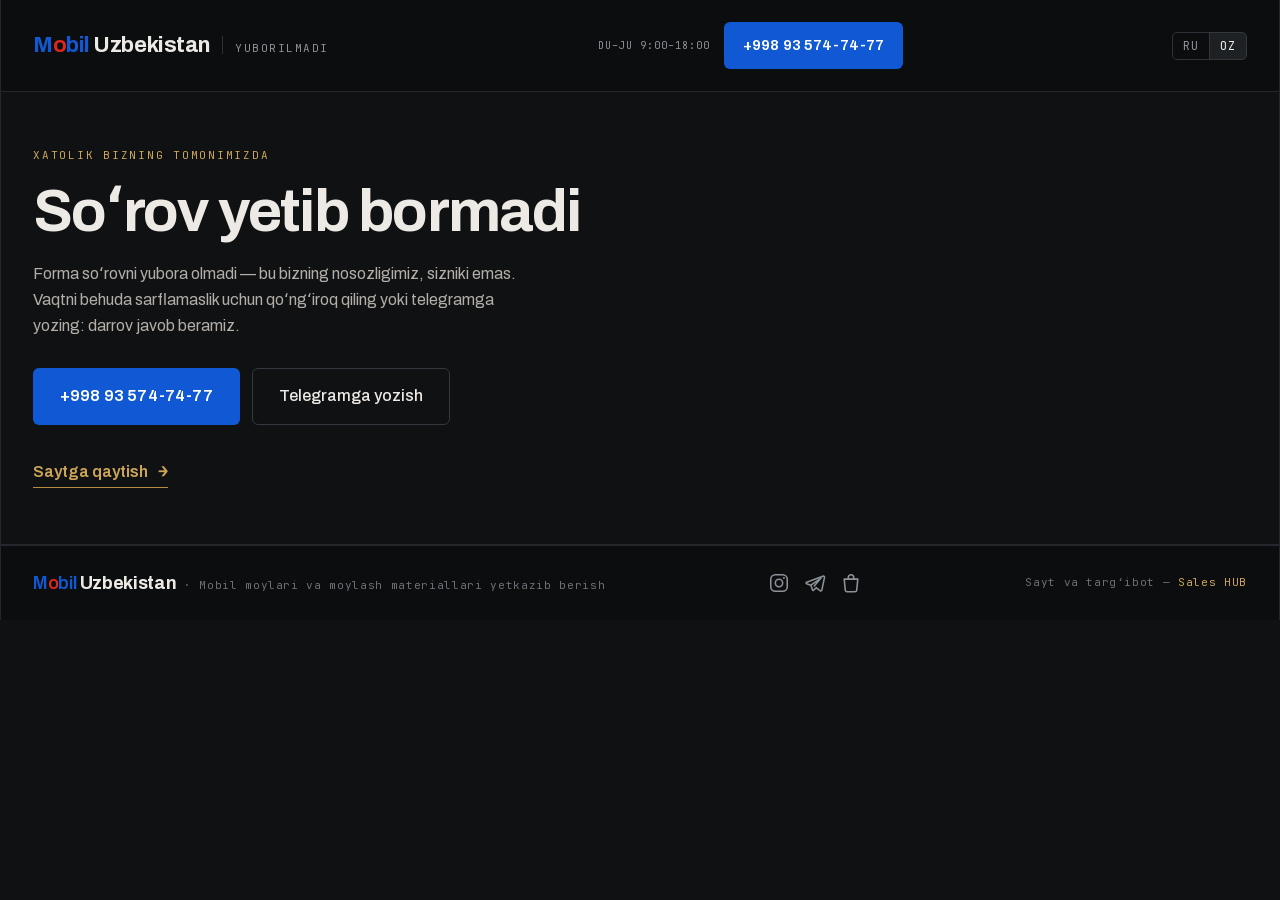
<file: uz/oshibka.html>
<!DOCTYPE html>
<html lang="uz">
<head>
<meta charset="utf-8">
<meta name="viewport" content="width=device-width, initial-scale=1">
<meta http-equiv="Content-Security-Policy" content="default-src 'self'; script-src 'self' https://www.googletagmanager.com; style-src 'self' 'unsafe-inline'; font-src 'self'; img-src 'self' data: https://www.googletagmanager.com https://*.google-analytics.com; connect-src 'self' https://*.google-analytics.com https://*.analytics.google.com https://www.googletagmanager.com; form-action 'self' https://*.workers.dev; base-uri 'self'; object-src 'none'; upgrade-insecure-requests">
<title>Soʻrov yetib bormadi — Mobil Uzbekistan</title>
<meta name="robots" content="noindex">
<meta name="theme-color" content="#0f1113">

<link rel="icon" href="/favicon.ico" sizes="any">
<link rel="icon" type="image/png" sizes="96x96" href="/img/favicon-96.png">
<link rel="apple-touch-icon" href="/img/apple-touch-icon.png">

<link rel="preload" as="font" type="font/woff2" href="/fonts/archivo.woff2" crossorigin>
<link rel="stylesheet" href="/style.css">
</head>
<body>

<div class="site">

  <header class="header">
    <div class="brand">
      <a class="brand__name" href="/uz/"><span class="wm"><span class="wm-b">M</span><span class="wm-r">o</span><span class="wm-b">bil</span> Uzbekistan</span></a>
      <span class="brand__bar"></span>
      <span class="brand__sub">Yuborilmadi</span>
    </div>
    <div class="hcall">
      <div class="hcall__hours">du–ju 9:00–18:00</div>
      <a class="btn btn--action btn--tel" href="tel:+998935747477"><span class="tel-num">+998 93 574-74-77</span><span class="tel-word">Qoʻngʻiroq qilish</span></a>
    </div>
    <div class="lang">
      <a href="/oshibka.html" hreflang="ru" lang="ru">RU</a>
      <span aria-current="true">OZ</span>
    </div>
  </header>

  <section class="sec thanks">
    <div class="kicker kicker--gold">Xatolik bizning tomonimizda</div>
    <h1 class="h1" style="margin:18px 0 20px">Soʻrov yetib bormadi</h1>
    <p class="lead" style="max-width:56ch;margin-bottom:30px">Forma soʻrovni yubora olmadi — bu bizning nosozligimiz, sizniki emas. Vaqtni behuda sarflamaslik uchun qoʻngʻiroq qiling yoki telegramga yozing: darrov javob beramiz.</p>
    <div class="hero__cta">
      <a class="btn btn--action btn--tel" href="tel:+998935747477"><span class="tel-num">+998 93 574-74-77</span><span class="tel-word">Qoʻngʻiroq qilish</span></a>
      <a class="btn btn--ghost" href="https://t.me/Sanjar57002" rel="noopener">Telegramga yozish</a>
    </div>
    <p style="margin-top:34px"><a class="crosslink" href="/uz/">Saytga qaytish</a></p>
  </section>

  <footer class="footer">
    <span><a class="footer__brand" href="/uz/"><span class="wm"><span class="wm-b">M</span><span class="wm-r">o</span><span class="wm-b">bil</span> Uzbekistan</span></a> · Mobil moylari va moylash materiallari yetkazib berish</span>
    <span class="social">
      <a href="https://www.instagram.com/tegeta_motors_uzbekistan/" rel="noopener" aria-label="Instagram"><svg viewBox="0 0 24 24" fill="none" stroke="currentColor" stroke-width="1.7" aria-hidden="true"><rect x="3" y="3" width="18" height="18" rx="5"/><circle cx="12" cy="12" r="4"/><circle cx="17.4" cy="6.6" r="1.1" fill="currentColor" stroke="none"/></svg></a>
      <a href="https://t.me/Sanjar57002" rel="noopener" aria-label="Telegram — Sanjarga yozish"><svg viewBox="0 0 24 24" fill="none" stroke="currentColor" stroke-width="1.7" stroke-linejoin="round" aria-hidden="true"><path d="M21.2 4.3 2.9 11.2c-.8.3-.8 1.4 0 1.7l4.6 1.5 1.7 5c.2.7 1.1.9 1.6.3l2.4-2.6 4.6 3.4c.6.4 1.4.1 1.6-.6l3-14c.2-.8-.6-1.5-1.2-1.6z"/><path d="M7.5 14.4 18.6 6.6l-7.9 9.1"/></svg></a>
      <a href="https://uzum.uz/ru/shop/tmca" rel="noopener" aria-label="Uzum Marketdagi doʻkon"><svg viewBox="0 0 24 24" fill="none" stroke="currentColor" stroke-width="1.7" stroke-linejoin="round" aria-hidden="true"><path d="M4.6 7.8h14.8l-1.15 12a2 2 0 0 1-2 1.8H7.75a2 2 0 0 1-2-1.8z"/><path d="M9 7.8V6a3 3 0 0 1 6 0v1.8"/></svg></a>
    </span>
    <span>Sayt va targʻibot — <a href="https://sales-hub.uz/?utm_source=mobil-oil.uz&amp;utm_medium=referral&amp;utm_campaign=footer" rel="noopener">Sales HUB</a></span>
  </footer>
</div>

<script src="/analytics.js"></script>
</body>
</html>
</file>
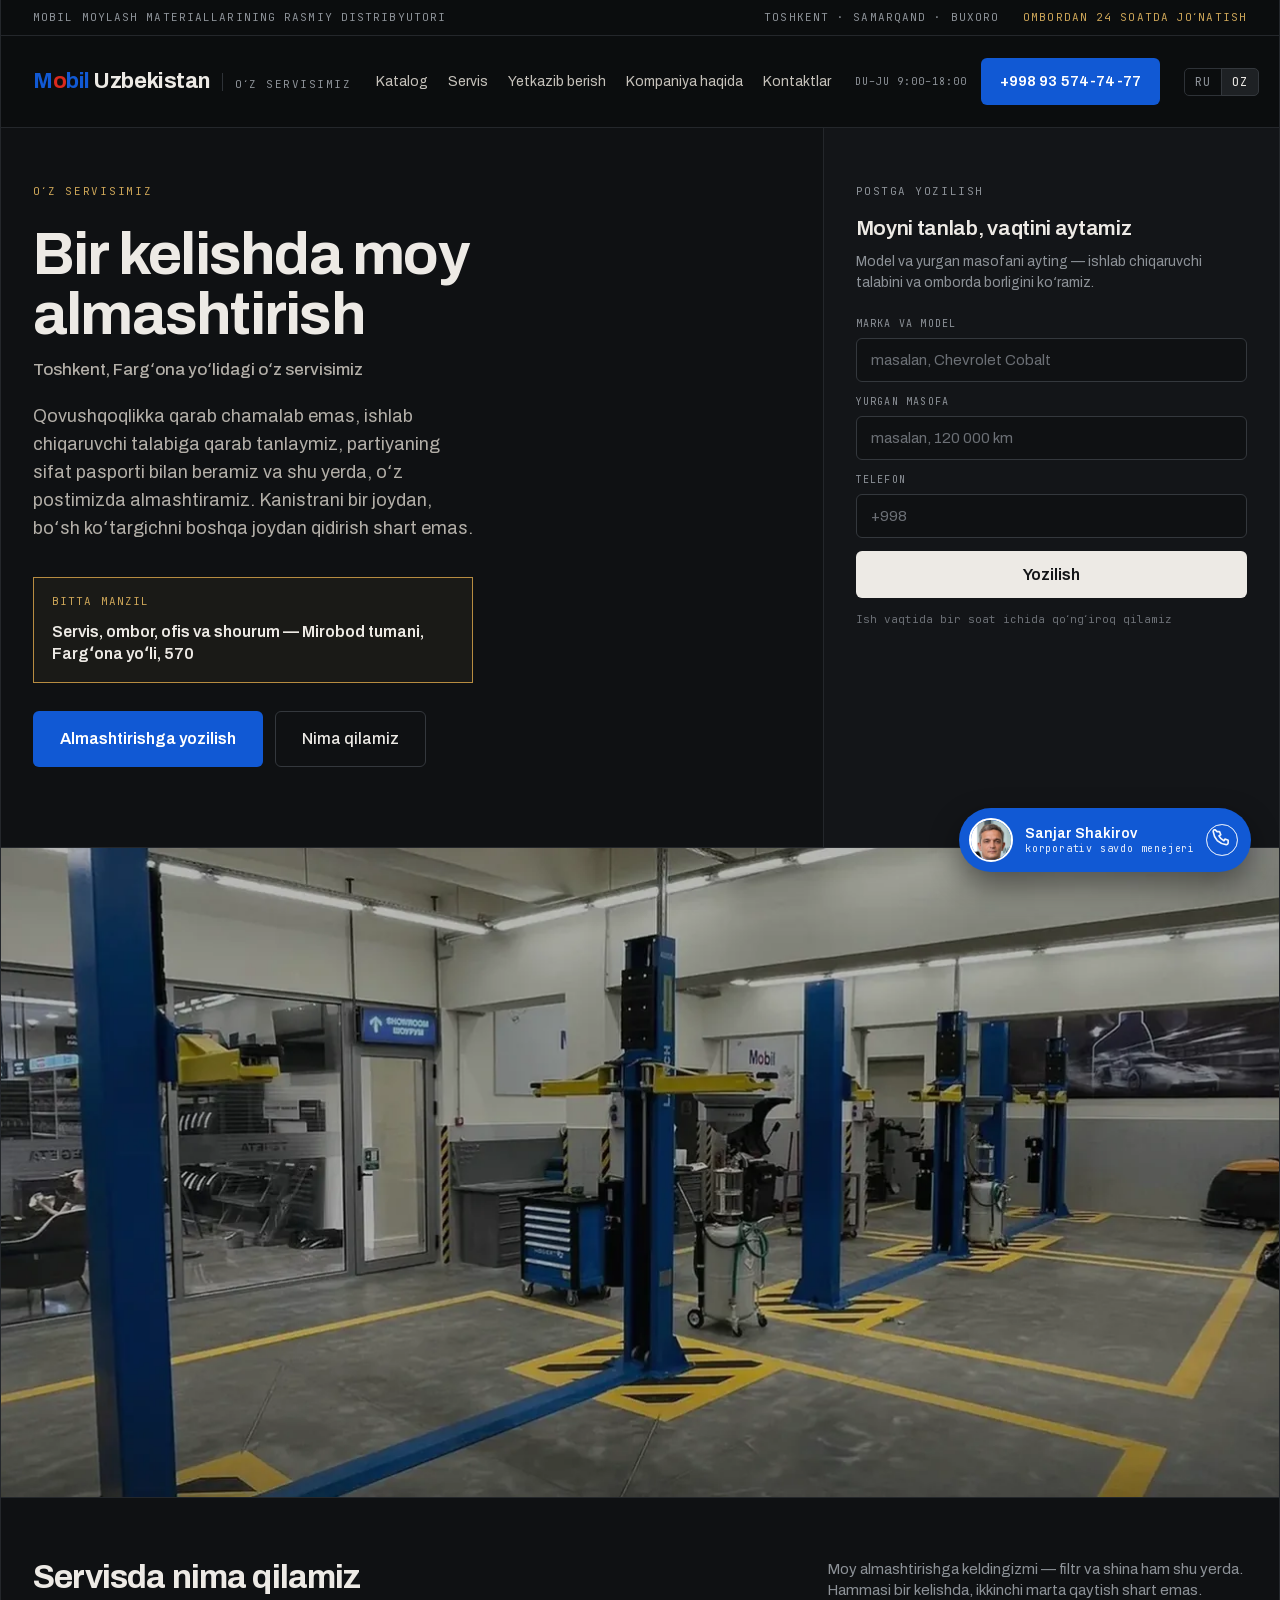
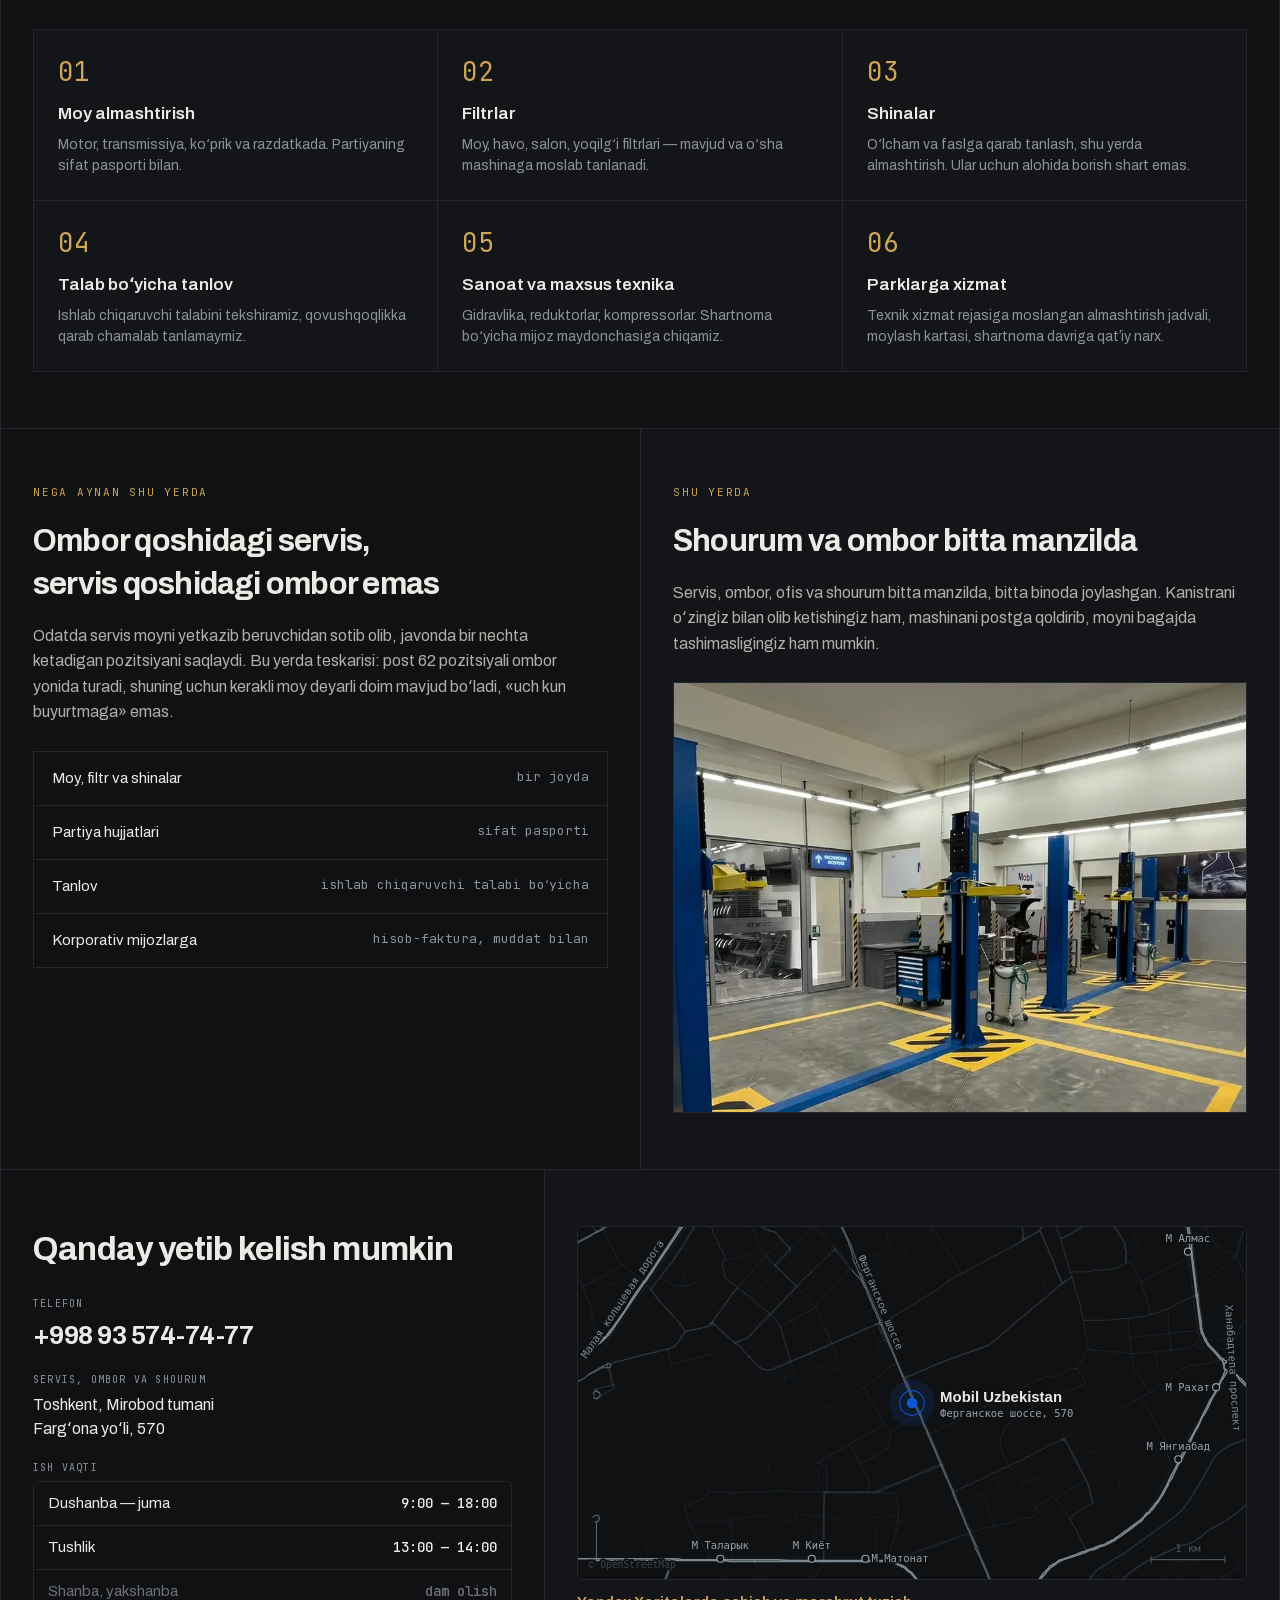
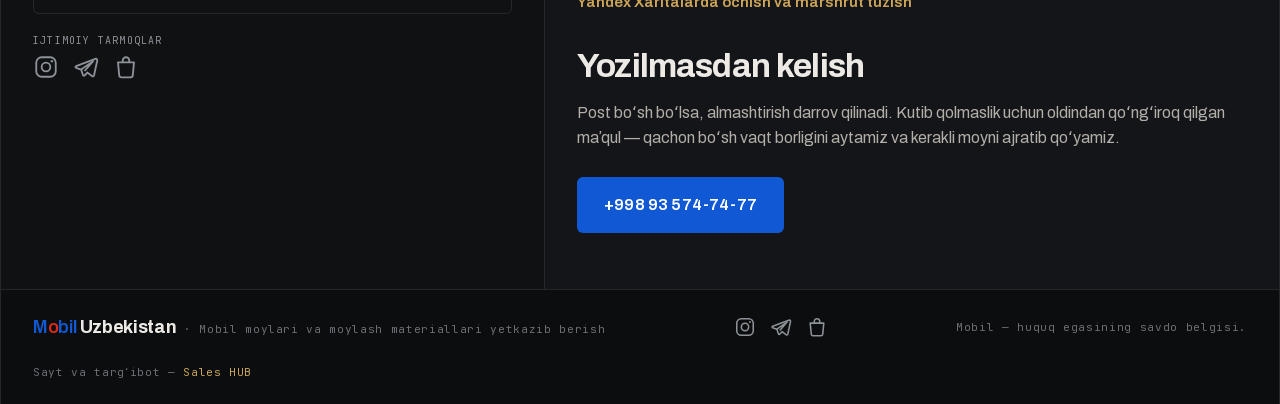
<file: uz/service.html>
<!DOCTYPE html>
<html lang="uz">
<head>
<meta charset="utf-8">
<meta name="viewport" content="width=device-width, initial-scale=1">
<meta http-equiv="Content-Security-Policy" content="default-src 'self'; script-src 'self' https://www.googletagmanager.com; style-src 'self' 'unsafe-inline'; font-src 'self'; img-src 'self' data: https://www.googletagmanager.com https://*.google-analytics.com; connect-src 'self' https://*.google-analytics.com https://*.analytics.google.com https://www.googletagmanager.com; form-action 'self' https://*.workers.dev; base-uri 'self'; object-src 'none'; upgrade-insecure-requests">
<title>Toshkentda moy almashtirish — Fargʻona yoʻlidagi oʻz servisimiz | Mobil Uzbekistan</title>
<meta name="description" content="Mobil Uzbekistanning Toshkent, Fargʻona yoʻlidagi oʻz servisi: moyni sotib olib, bir kelishda almashtirish. Ishlab chiqaruvchi talabi boʻyicha tanlov, partiyaga sifat pasporti, korporativ parklarga xizmat.">
<meta name="robots" content="index,follow,max-image-preview:large,max-snippet:-1">
<meta name="author" content="Mobil Uzbekistan">
<meta name="publisher" content="Mobil Uzbekistan">
<meta name="geo.region" content="UZ-TK">
<meta name="geo.placename" content="Toshkent">
<meta name="theme-color" content="#0f1113">
<link rel="canonical" href="https://mobil-oil.uz/uz/service.html">
<link rel="alternate" hreflang="ru" href="https://mobil-oil.uz/service.html">
<link rel="alternate" hreflang="uz" href="https://mobil-oil.uz/uz/service.html">
<link rel="alternate" hreflang="x-default" href="https://mobil-oil.uz/service.html">

<meta property="og:type" content="website">
<meta property="og:site_name" content="Mobil Uzbekistan">
<meta property="og:locale" content="uz_UZ">
<meta property="og:locale:alternate" content="ru_RU">
<meta property="og:title" content="Mobil Uzbekistanning Toshkentdagi oʻz servisi">
<meta property="og:description" content="Moyni sotib olib, bir kelishda almashtirish. Ishlab chiqaruvchi talabi boʻyicha tanlov, partiyaga sifat pasporti, oʻz postlarimiz.">
<meta property="og:url" content="https://mobil-oil.uz/uz/service.html">
<meta name="twitter:card" content="summary_large_image">
<meta property="og:image" content="https://mobil-oil.uz/img/og.jpg">
<meta property="og:image:width" content="1200">
<meta property="og:image:height" content="630">
<meta property="og:image:alt" content="Mobil Uzbekistan — Toshkentdagi servis va ombor">

<link rel="icon" href="/favicon.ico" sizes="any">
<link rel="icon" type="image/png" sizes="96x96" href="/img/favicon-96.png">
<link rel="apple-touch-icon" href="/img/apple-touch-icon.png">

<link rel="preload" as="font" type="font/woff2" href="/fonts/archivo.woff2" crossorigin>
<link rel="stylesheet" href="/style.css">
<link rel="preload" as="image" href="/img/service-hero.webp" fetchpriority="high">
</head>
<body>

<div class="site">

  <div class="topbar">
    <span>Mobil moylash materiallarining rasmiy distribyutori</span>
    <span class="topbar__right">
      <span>Toshkent · Samarqand · Buxoro</span>
      <span class="topbar__ship">Ombordan 24 soatda joʻnatish</span>
    </span>
  </div>

  <header class="header">
    <div class="brand">
      <a class="brand__name" href="/uz/"><span class="wm"><span class="wm-b">M</span><span class="wm-r">o</span><span class="wm-b">bil</span> Uzbekistan</span></a>
      <span class="brand__bar"></span>
      <span class="brand__sub">Oʻz servisimiz</span>
    </div>
    <nav class="nav">
      <a href="/uz/#catalog">Katalog</a>
      <a href="/uz/service.html">Servis</a>
      <a href="/uz/#delivery">Yetkazib berish</a>
      <a href="/uz/#about">Kompaniya haqida</a>
      <a href="#contacts">Kontaktlar</a>
    </nav>
    <div class="hcall">
      <div class="hcall__hours">du–ju 9:00–18:00</div>
      <a class="btn btn--action btn--tel" href="tel:+998935747477"><span class="tel-num">+998 93 574-74-77</span><span class="tel-word">Qoʻngʻiroq qilish</span></a>
    </div>
    <div class="lang">
      <a href="/service.html" hreflang="ru" lang="ru">RU</a>
      <span aria-current="true">OZ</span>
    </div>
    <details class="burger">
      <summary aria-label="Menyu">☰</summary>
      <nav class="burger__menu">
        <a href="/uz/#catalog">Katalog</a>
        <a href="/uz/service.html">Servis</a>
        <a href="/uz/#delivery">Yetkazib berish</a>
        <a href="/uz/#about">Kompaniya haqida</a>
        <a href="#contacts">Kontaktlar</a>
      </nav>
    </details>
  </header>

  <!-- birinchi ekran -->
  <section class="split hero">
    <div class="hero__main">
      <div class="hero__text">
        <div class="kicker kicker--gold">Oʻz servisimiz</div>
        <h1 class="h1">Bir kelishda moy almashtirish<span class="h1__sub">Toshkent, Fargʻona yoʻlidagi oʻz servisimiz</span></h1>
        <p class="hero__lead">Qovushqoqlikka qarab chamalab emas, ishlab chiqaruvchi talabiga qarab tanlaymiz, partiyaning sifat pasporti bilan beramiz va shu yerda, oʻz postimizda almashtiramiz. Kanistrani bir joydan, boʻsh koʻtargichni boshqa joydan qidirish shart emas.</p>
        <div class="same">
          <span>Bitta manzil</span>
          <b>Servis, ombor, ofis va shourum — Mirobod tumani, Fargʻona yoʻli, 570</b>
        </div>
        <div class="hero__cta">
          <a class="btn btn--action" href="tel:+998935747477">Almashtirishga yozilish</a>
          <a class="btn btn--ghost" href="#works">Nima qilamiz</a>
        </div>
      </div>
    </div>

    <div class="panel pick">
      <div class="kicker">Postga yozilish</div>
      <div class="pick__title">Moyni tanlab, vaqtini aytamiz</div>
      <div class="pick__note">Model va yurgan masofani ayting — ishlab chiqaruvchi talabini va omborda borligini koʻramiz.</div>
      <form class="pick__form" method="post" action="https://mobil-oil-relay.zvezdotank.workers.dev/">
        <input type="hidden" name="_form" value="Запись в сервис (узб.)">
        <input type="hidden" name="_next" value="uz">
        <input class="trap" type="text" name="company_site" tabindex="-1" autocomplete="off" aria-hidden="true">

        <label class="field">
          <span>Marka va model</span>
          <input name="car" placeholder="masalan, Chevrolet Cobalt">
        </label>
        <label class="field">
          <span>Yurgan masofa</span>
          <input name="mileage" placeholder="masalan, 120 000 km">
        </label>
        <label class="field">
          <span>Telefon</span>
          <input name="phone" type="tel" placeholder="+998" required>
        </label>
        <button class="btn btn--light" type="submit">Yozilish</button>
        <div class="pick__after">Ish vaqtida bir soat ichida qoʻngʻiroq qilamiz</div>
      </form>
    </div>
  </section>

  <img class="phero" src="/img/service-hero.webp" width="1400" height="651" loading="lazy"
       alt="Mobil Uzbekistan servis sexi: koʻtargichlar va post chiziqlari">

  <!-- nima qilamiz -->
  <section class="sec" id="works">
    <div class="sechead">
      <h2 class="h2">Servisda nima qilamiz</h2>
      <p>Moy almashtirishga keldingizmi — filtr va shina ham shu yerda. Hammasi bir kelishda, ikkinchi marta qaytish shart emas.</p>
    </div>
    <div class="hair steps steps--six">
      <div class="step">
        <div class="step__n">01</div>
        <div class="step__t">Moy almashtirish</div>
        <div class="step__d">Motor, transmissiya, koʻprik va razdatkada. Partiyaning sifat pasporti bilan.</div>
      </div>
      <div class="step">
        <div class="step__n">02</div>
        <div class="step__t">Filtrlar</div>
        <div class="step__d">Moy, havo, salon, yoqilgʻi filtrlari — mavjud va oʻsha mashinaga moslab tanlanadi.</div>
      </div>
      <div class="step">
        <div class="step__n">03</div>
        <div class="step__t">Shinalar</div>
        <div class="step__d">Oʻlcham va faslga qarab tanlash, shu yerda almashtirish. Ular uchun alohida borish shart emas.</div>
      </div>
      <div class="step">
        <div class="step__n">04</div>
        <div class="step__t">Talab boʻyicha tanlov</div>
        <div class="step__d">Ishlab chiqaruvchi talabini tekshiramiz, qovushqoqlikka qarab chamalab tanlamaymiz.</div>
      </div>
      <div class="step">
        <div class="step__n">05</div>
        <div class="step__t">Sanoat va maxsus texnika</div>
        <div class="step__d">Gidravlika, reduktorlar, kompressorlar. Shartnoma boʻyicha mijoz maydonchasiga chiqamiz.</div>
      </div>
      <div class="step">
        <div class="step__n">06</div>
        <div class="step__t">Parklarga xizmat</div>
        <div class="step__d">Texnik xizmat rejasiga moslangan almashtirish jadvali, moylash kartasi, shartnoma davriga qatʼiy narx.</div>
      </div>
    </div>
  </section>

  <!-- nega aynan shu yerda -->
  <section class="split split--half">
    <div class="sec" style="border-bottom:0">
      <div class="kicker kicker--gold">Nega aynan shu yerda</div>
      <h2 class="h3" style="margin:18px 0">Ombor qoshidagi servis, servis qoshidagi ombor emas</h2>
      <p class="lead" style="margin-bottom:26px">Odatda servis moyni yetkazib beruvchidan sotib olib, javonda bir nechta ketadigan pozitsiyani saqlaydi. Bu yerda teskarisi: post 62 pozitsiyali ombor yonida turadi, shuning uchun kerakli moy deyarli doim mavjud boʻladi, «uch kun buyurtmaga» emas.</p>
      <div class="hair rows">
        <div class="row2"><span>Moy, filtr va shinalar</span><span>bir joyda</span></div>
        <div class="row2"><span>Partiya hujjatlari</span><span>sifat pasporti</span></div>
        <div class="row2"><span>Tanlov</span><span>ishlab chiqaruvchi talabi boʻyicha</span></div>
        <div class="row2"><span>Korporativ mijozlarga</span><span>hisob-faktura, muddat bilan</span></div>
      </div>
    </div>
    <div class="sec panel" style="border-bottom:0">
      <div class="kicker kicker--gold">Shu yerda</div>
      <h2 class="h3" style="margin:18px 0">Shourum va ombor bitta manzilda</h2>
      <p class="lead" style="margin-bottom:26px">Servis, ombor, ofis va shourum bitta manzilda, bitta binoda joylashgan. Kanistrani oʻzingiz bilan olib ketishingiz ham, mashinani postga qoldirib, moyni bagajda tashimasligingiz ham mumkin.</p>
      <img class="shot" src="/img/service.webp" width="900" height="675" loading="lazy"
           alt="Mobil Uzbekistan servisidagi koʻtargichli post">
    </div>
  </section>

  <div class="mgr">
    <details>
      <summary>
        <img class="mgr__ava" src="/img/manager.webp" width="192" height="192" alt="">
        <span class="mgr__who"><b>Sanjar Shakirov</b><i>korporativ savdo menejeri</i></span>
        <span class="mgr__ring"><svg class="mgr__phone" viewBox="0 0 24 24" fill="none" stroke="currentColor" stroke-width="1.8" stroke-linecap="round" stroke-linejoin="round" aria-hidden="true"><path d="M6.6 2.9h2.7l1.4 3.4-2 1.2a12 12 0 0 0 5.4 5.4l1.2-2 3.4 1.4v2.7a2 2 0 0 1-2.2 2 17.6 17.6 0 0 1-9.7-4.4 17.6 17.6 0 0 1-4.4-9.7 2 2 0 0 1 2-2.2z"/></svg></span>
      </summary>
      <div class="mgr__card">
        <div class="mgr__head">
          <img class="mgr__ava" src="/img/manager.webp" width="192" height="192" alt="">
          <span>
            <span class="mgr__name">Sanjar Shakirov</span>
            <span class="mgr__role">korporativ savdo menejeri</span>
          </span>
        </div>
        <a class="mgr__link" href="tel:+998935747477">+998 93 574-74-77<em>maslahat</em></a>
        <a class="mgr__link" href="https://t.me/Sanjar57002">@Sanjar57002<em>telegram</em></a>
        <a class="mgr__link" href="mailto:sanj72662@gmail.com">sanj72662@gmail.com<em>pochta</em></a>
      </div>
    </details>
  </div>

  <!-- kontaktlar -->
  <section class="split contacts" id="contacts">
    <div class="sec" style="border-bottom:0">
      <h2 class="h2" style="margin-bottom:24px">Qanday yetib kelish mumkin</h2>
      <div class="cblock">
        <div class="cblock__l">Telefon</div>
        <a class="cblock__phone" href="tel:+998935747477">+998 93 574-74-77</a>
      </div>
      <div class="cblock">
        <div class="cblock__l">Servis, ombor va shourum</div>
        <div class="cblock__addr">Toshkent, Mirobod tumani<br>Fargʻona yoʻli, 570</div>
      </div>
      <div class="cblock">
        <div class="cblock__l">Ish vaqti</div>
        <div class="hours">
          <div class="hours__row"><span>Dushanba — juma</span><b>9:00 — 18:00</b></div>
          <div class="hours__row"><span>Tushlik</span><b>13:00 — 14:00</b></div>
          <div class="hours__row hours__row--off"><span>Shanba, yakshanba</span><b>dam olish</b></div>
        </div>
      </div>
      <div class="cblock">
        <div class="cblock__l">Ijtimoiy tarmoqlar</div>
        <div class="clinks">
          <a href="https://www.instagram.com/tegeta_motors_uzbekistan/" rel="noopener" aria-label="Instagram"><svg viewBox="0 0 24 24" fill="none" stroke="currentColor" stroke-width="1.7" aria-hidden="true"><rect x="3" y="3" width="18" height="18" rx="5"/><circle cx="12" cy="12" r="4"/><circle cx="17.4" cy="6.6" r="1.1" fill="currentColor" stroke="none"/></svg></a>
          <a href="https://t.me/Sanjar57002" rel="noopener" aria-label="Telegram — Sanjarga yozish"><svg viewBox="0 0 24 24" fill="none" stroke="currentColor" stroke-width="1.7" stroke-linejoin="round" aria-hidden="true"><path d="M21.2 4.3 2.9 11.2c-.8.3-.8 1.4 0 1.7l4.6 1.5 1.7 5c.2.7 1.1.9 1.6.3l2.4-2.6 4.6 3.4c.6.4 1.4.1 1.6-.6l3-14c.2-.8-.6-1.5-1.2-1.6z"/><path d="M7.5 14.4 18.6 6.6l-7.9 9.1"/></svg></a>
          <a href="https://uzum.uz/ru/shop/tmca" rel="noopener" aria-label="Uzum Marketdagi doʻkon"><svg viewBox="0 0 24 24" fill="none" stroke="currentColor" stroke-width="1.7" stroke-linejoin="round" aria-hidden="true"><path d="M4.6 7.8h14.8l-1.15 12a2 2 0 0 1-2 1.8H7.75a2 2 0 0 1-2-1.8z"/><path d="M9 7.8V6a3 3 0 0 1 6 0v1.8"/></svg></a>
        </div>
      </div>
    </div>
    <div class="sec panel" style="border-bottom:0">
      <div class="mapbox mapbox--top">
        <a class="mapbox__map" href="https://yandex.com/maps/org/tegeta_motors/206284429216/" rel="noopener"
           aria-label="Xaritani Yandex Xaritalarda ochish">
          <picture>
            <!-- telefonda xarita uchun ~340 px: tor kadr, aks holda yozuvlar oʻqilmaydi -->
            <source media="(max-width:759px)" srcset="/img/map-mobile.svg" width="380" height="380">
            <img src="/img/map.svg" width="760" height="400" loading="lazy"
                 alt="Yoʻl sxemasi: ombor va servis Fargʻona yoʻli, 570, Mirobod tumani, Toshkent — Matonat, Qiyot va Rohat metro bekatlari orasida, Xonobod tepa shoh koʻchasi yonida">
          </picture>
        </a>
        <a class="mapbox__link" href="https://yandex.com/maps/org/tegeta_motors/206284429216/"
           rel="noopener">Yandex Xaritalarda ochish va marshrut tuzish</a>
      </div>
      <h2 class="h2" style="margin:30px 0 10px">Yozilmasdan kelish</h2>
      <p class="lead" style="margin-bottom:26px">Post boʻsh boʻlsa, almashtirish darrov qilinadi. Kutib qolmaslik uchun oldindan qoʻngʻiroq qilgan maʼqul — qachon boʻsh vaqt borligini aytamiz va kerakli moyni ajratib qoʻyamiz.</p>
      <a class="btn btn--action btn--tel" href="tel:+998935747477"><span class="tel-num">+998 93 574-74-77</span><span class="tel-word">Qoʻngʻiroq qilish</span></a>
    </div>
  </section>

  <footer class="footer">
    <span><a class="footer__brand" href="/uz/"><span class="wm"><span class="wm-b">M</span><span class="wm-r">o</span><span class="wm-b">bil</span> Uzbekistan</span></a> · Mobil moylari va moylash materiallari yetkazib berish</span>
    <span class="social">
      <a href="https://www.instagram.com/tegeta_motors_uzbekistan/" rel="noopener" aria-label="Instagram"><svg viewBox="0 0 24 24" fill="none" stroke="currentColor" stroke-width="1.7" aria-hidden="true"><rect x="3" y="3" width="18" height="18" rx="5"/><circle cx="12" cy="12" r="4"/><circle cx="17.4" cy="6.6" r="1.1" fill="currentColor" stroke="none"/></svg></a>
      <a href="https://t.me/Sanjar57002" rel="noopener" aria-label="Telegram — Sanjarga yozish"><svg viewBox="0 0 24 24" fill="none" stroke="currentColor" stroke-width="1.7" stroke-linejoin="round" aria-hidden="true"><path d="M21.2 4.3 2.9 11.2c-.8.3-.8 1.4 0 1.7l4.6 1.5 1.7 5c.2.7 1.1.9 1.6.3l2.4-2.6 4.6 3.4c.6.4 1.4.1 1.6-.6l3-14c.2-.8-.6-1.5-1.2-1.6z"/><path d="M7.5 14.4 18.6 6.6l-7.9 9.1"/></svg></a>
      <a href="https://uzum.uz/ru/shop/tmca" rel="noopener" aria-label="Uzum Marketdagi doʻkon"><svg viewBox="0 0 24 24" fill="none" stroke="currentColor" stroke-width="1.7" stroke-linejoin="round" aria-hidden="true"><path d="M4.6 7.8h14.8l-1.15 12a2 2 0 0 1-2 1.8H7.75a2 2 0 0 1-2-1.8z"/><path d="M9 7.8V6a3 3 0 0 1 6 0v1.8"/></svg></a>
    </span>
    <span>Mobil — huquq egasining savdo belgisi.</span>
    <span>Sayt va targʻibot — <a href="https://sales-hub.uz/?utm_source=mobil-oil.uz&amp;utm_medium=referral&amp;utm_campaign=footer" rel="noopener">Sales HUB</a></span>
  </footer>
</div>


<!-- pastki panel: telefon uchun -->
<div class="bar">
  <details>
    <summary>
      <a class="bar__call" href="tel:+998935747477">Qoʻngʻiroq</a>
      <span class="bar__write"><span class="w-open">Yozish</span><span class="w-close">Yopish</span></span>
    </summary>
    <div class="hair bar__links">
      <a href="https://t.me/Sanjar57002">Telegram<em>@Sanjar57002</em></a>
      <a href="mailto:sanj72662@gmail.com">Pochta<em>sanj72662@…</em></a>
    </div>
  </details>
  <div class="bar__mgr">
    <img class="bar__ava" src="/img/manager.webp" width="192" height="192" alt="">
    Sanjar Shakirov · korporativ menejer
  </div>
</div>

<script type="application/ld+json">
{
 "@context": "https://schema.org",
 "@type": "AutoRepair",
 "name": "Mobil Uzbekistan — servis",
 "description": "Moy va filtr almashtirish, ishlab chiqaruvchi talabi boʻyicha tanlov, korporativ parklarga xizmat koʻrsatish.",
 "url": "https://mobil-oil.uz/uz/service.html",
 "telephone": "+998935747477",
 "address": {
  "@type": "PostalAddress",
  "addressLocality": "Toshkent",
  "streetAddress": "Mirobod tumani, Fargʻona yoʻli, 570",
  "addressCountry": "UZ",
  "postalCode": "100015"
 },
 "areaServed": [
  {
   "@type": "City",
   "name": "Ташкент"
  },
  {
   "@type": "Country",
   "name": "Узбекистан"
  }
 ],
 "sameAs": [
  "https://www.instagram.com/tegeta_motors_uzbekistan/",
  "https://t.me/Sanjar57002",
  "https://uzum.uz/ru/shop/tmca",
  "https://yandex.com/maps/org/tegeta_motors/206284429216/"
 ],
 "image": "https://mobil-oil.uz/img/og.jpg",
 "parentOrganization": {
  "@type": "Organization",
  "name": "Mobil Uzbekistan",
  "url": "https://mobil-oil.uz/"
 },
 "openingHours": [
  "Mo-Fr 09:00-13:00",
  "Mo-Fr 14:00-18:00"
 ],
 "geo": {
  "@type": "GeoCoordinates",
  "latitude": 41.263343,
  "longitude": 69.315835
 },
 "hasMap": "https://yandex.com/maps/org/tegeta_motors/206284429216/",
 "openingHoursSpecification": [
  {
   "@type": "OpeningHoursSpecification",
   "dayOfWeek": [
    "Monday",
    "Tuesday",
    "Wednesday",
    "Thursday",
    "Friday"
   ],
   "opens": "09:00",
   "closes": "13:00"
  },
  {
   "@type": "OpeningHoursSpecification",
   "dayOfWeek": [
    "Monday",
    "Tuesday",
    "Wednesday",
    "Thursday",
    "Friday"
   ],
   "opens": "14:00",
   "closes": "18:00"
  }
 ],
 "priceRange": "$$"
}
</script>

<script type="application/ld+json">
{
 "@context": "https://schema.org",
 "@type": "BreadcrumbList",
 "itemListElement": [
  {
   "@type": "ListItem",
   "position": 1,
   "name": "Bosh sahifa",
   "item": "https://mobil-oil.uz/uz/"
  },
  {
   "@type": "ListItem",
   "position": 2,
   "name": "Servis",
   "item": "https://mobil-oil.uz/uz/service.html"
  }
 ]
}
</script>

<script src="/analytics.js"></script>
</body>
</html>
</file>
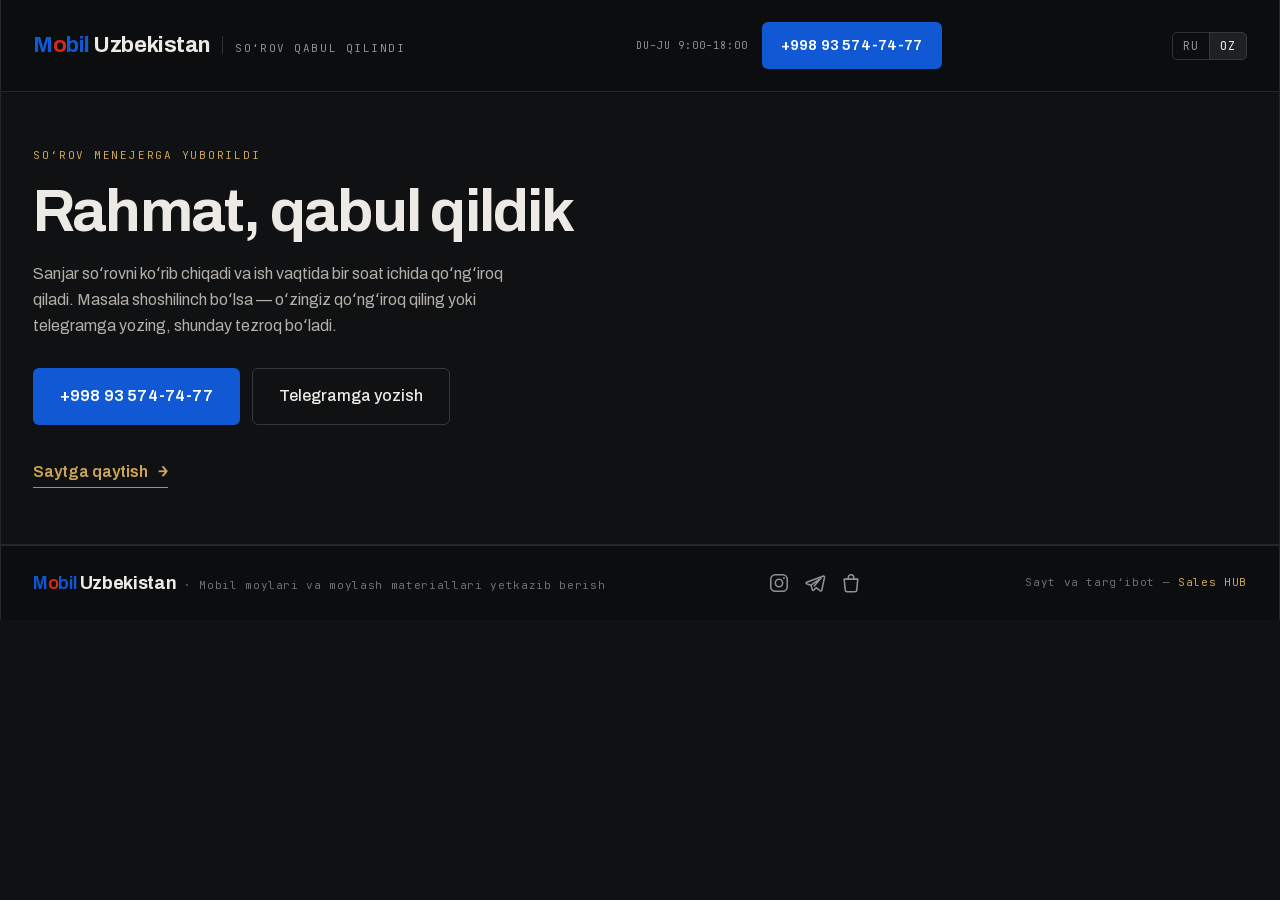
<file: uz/spasibo.html>
<!DOCTYPE html>
<html lang="uz">
<head>
<meta charset="utf-8">
<meta name="viewport" content="width=device-width, initial-scale=1">
<meta http-equiv="Content-Security-Policy" content="default-src 'self'; script-src 'self' https://www.googletagmanager.com; style-src 'self' 'unsafe-inline'; font-src 'self'; img-src 'self' data: https://www.googletagmanager.com https://*.google-analytics.com; connect-src 'self' https://*.google-analytics.com https://*.analytics.google.com https://www.googletagmanager.com; form-action 'self' https://*.workers.dev; base-uri 'self'; object-src 'none'; upgrade-insecure-requests">
<title>Soʻrov qabul qilindi — Mobil Uzbekistan</title>
<meta name="robots" content="noindex">
<meta name="theme-color" content="#0f1113">

<link rel="icon" href="/favicon.ico" sizes="any">
<link rel="icon" type="image/png" sizes="96x96" href="/img/favicon-96.png">
<link rel="apple-touch-icon" href="/img/apple-touch-icon.png">

<link rel="preload" as="font" type="font/woff2" href="/fonts/archivo.woff2" crossorigin>
<link rel="stylesheet" href="/style.css">
</head>
<body>

<div class="site">

  <header class="header">
    <div class="brand">
      <a class="brand__name" href="/uz/"><span class="wm"><span class="wm-b">M</span><span class="wm-r">o</span><span class="wm-b">bil</span> Uzbekistan</span></a>
      <span class="brand__bar"></span>
      <span class="brand__sub">Soʻrov qabul qilindi</span>
    </div>
    <div class="hcall">
      <div class="hcall__hours">du–ju 9:00–18:00</div>
      <a class="btn btn--action btn--tel" href="tel:+998935747477"><span class="tel-num">+998 93 574-74-77</span><span class="tel-word">Qoʻngʻiroq qilish</span></a>
    </div>
    <div class="lang">
      <a href="/spasibo.html" hreflang="ru" lang="ru">RU</a>
      <span aria-current="true">OZ</span>
    </div>
  </header>

  <section class="sec thanks">
    <div class="kicker kicker--gold">Soʻrov menejerga yuborildi</div>
    <h1 class="h1" style="margin:18px 0 20px">Rahmat, qabul qildik</h1>
    <p class="lead" style="max-width:56ch;margin-bottom:30px">Sanjar soʻrovni koʻrib chiqadi va ish vaqtida bir soat ichida qoʻngʻiroq qiladi. Masala shoshilinch boʻlsa — oʻzingiz qoʻngʻiroq qiling yoki telegramga yozing, shunday tezroq boʻladi.</p>
    <div class="hero__cta">
      <a class="btn btn--action btn--tel" href="tel:+998935747477"><span class="tel-num">+998 93 574-74-77</span><span class="tel-word">Qoʻngʻiroq qilish</span></a>
      <a class="btn btn--ghost" href="https://t.me/Sanjar57002" rel="noopener">Telegramga yozish</a>
    </div>
    <p style="margin-top:34px"><a class="crosslink" href="/uz/">Saytga qaytish</a></p>
  </section>

  <footer class="footer">
    <span><a class="footer__brand" href="/uz/"><span class="wm"><span class="wm-b">M</span><span class="wm-r">o</span><span class="wm-b">bil</span> Uzbekistan</span></a> · Mobil moylari va moylash materiallari yetkazib berish</span>
    <span class="social">
      <a href="https://www.instagram.com/tegeta_motors_uzbekistan/" rel="noopener" aria-label="Instagram"><svg viewBox="0 0 24 24" fill="none" stroke="currentColor" stroke-width="1.7" aria-hidden="true"><rect x="3" y="3" width="18" height="18" rx="5"/><circle cx="12" cy="12" r="4"/><circle cx="17.4" cy="6.6" r="1.1" fill="currentColor" stroke="none"/></svg></a>
      <a href="https://t.me/Sanjar57002" rel="noopener" aria-label="Telegram — Sanjarga yozish"><svg viewBox="0 0 24 24" fill="none" stroke="currentColor" stroke-width="1.7" stroke-linejoin="round" aria-hidden="true"><path d="M21.2 4.3 2.9 11.2c-.8.3-.8 1.4 0 1.7l4.6 1.5 1.7 5c.2.7 1.1.9 1.6.3l2.4-2.6 4.6 3.4c.6.4 1.4.1 1.6-.6l3-14c.2-.8-.6-1.5-1.2-1.6z"/><path d="M7.5 14.4 18.6 6.6l-7.9 9.1"/></svg></a>
      <a href="https://uzum.uz/ru/shop/tmca" rel="noopener" aria-label="Uzum Marketdagi doʻkon"><svg viewBox="0 0 24 24" fill="none" stroke="currentColor" stroke-width="1.7" stroke-linejoin="round" aria-hidden="true"><path d="M4.6 7.8h14.8l-1.15 12a2 2 0 0 1-2 1.8H7.75a2 2 0 0 1-2-1.8z"/><path d="M9 7.8V6a3 3 0 0 1 6 0v1.8"/></svg></a>
    </span>
    <span>Sayt va targʻibot — <a href="https://sales-hub.uz/?utm_source=mobil-oil.uz&amp;utm_medium=referral&amp;utm_campaign=footer" rel="noopener">Sales HUB</a></span>
  </footer>
</div>

<script src="/analytics.js"></script>
</body>
</html>
</file>
<file: style.css>
/* ============ шрифты ============
   Свои файлы вместо Google Fonts: это убирает два чужих домена
   с критического пути (DNS + TLS на каждый) и блокирующий CSS.
   Оба шрифта переменные и урезаны до символов, которые есть на сайте.
   Archivo кириллицы не содержит вовсе — русский текст всегда шёл
   системным Helvetica/Arial, поэтому в его файле только латиница. */
@font-face{
  font-family:Archivo;
  src:url(/fonts/archivo.woff2) format('woff2');
  font-weight:400 700;
  font-style:normal;
  font-display:swap;
}
@font-face{
  font-family:'JetBrains Mono';
  src:url(/fonts/mono.woff2) format('woff2');
  font-weight:400 500;
  font-style:normal;
  font-display:swap;
}

/* ============ токены ============ */
:root{
  /* поверхности: от самой тёмной к светлой */
  --deep:#0b0d0e;      /* топбар, шапка, подвал */
  --bg:#0f1113;        /* основной фон */
  --surface:#131518;   /* карточки и правые панели */

  /* линии */
  --line:#24272b;
  --line-soft:#1e2124;
  --line-strong:#2e3237;
  --field:#34383d;

  /* текст */
  --text:#edeae5;
  --text-2:#dcd8d1;
  --nav:#c6c2bb;
  --muted:#b3afa8;
  --dim:#8d9298;
  --faint:#6c7076;

  /* Два сигнальных цвета, оба с канистры.
     Действие — синий: фирменный флотский с этикетки #053fa3 поднят
     по светлоте с 33% до 45% при том же тоне 218°, иначе кнопка
     на почти чёрном фоне проваливается. Акцент — золото #cca558
     (на таре 204,165,88). Красный из макета убран: он остался
     на самой этикетке, в интерфейсе третий сигнальный цвет лишний. */
  --action:#1159d4;
  --action-hover:#2f74e8;
  --gold:#cca558;
  --gold-hover:#e2bd79;
  --gold-dim:#b78c41;
  --mobil-red:#da291c;   /* красная «о» в логотипе */

  /* штриховка на местах фотографий */
  --hatch-bg:#191c1f;
  --hatch-line:#202428;
  --hatch-line-strong:#2b3034;

  --sans:Archivo,Helvetica,Arial,sans-serif;
  --mono:'JetBrains Mono',ui-monospace,SFMono-Regular,Menlo,monospace;
  --wm:var(--sans);   /* своё написание: шрифт сайта, фирменные только цвета */

  --pad:32px;           /* горизонтальные поля секций */
  --section:56px;       /* вертикальный ритм секций */
  --max:1600px;         /* предел ширины на больших мониторах */
}

/* ============ база ============ */
*{box-sizing:border-box}
html{scroll-behavior:smooth}
body{
  margin:0;
  background:var(--bg);
  color:var(--text);
  font-family:var(--sans);
  font-size:16px;
  line-height:1.4;
  -webkit-font-smoothing:antialiased;
}
h1,h2,h3,p,figure,blockquote,ul,ol{margin:0}
ul,ol{list-style:none;padding:0}
img{max-width:100%;display:block}
a{color:inherit;text-decoration:none}
input,select,textarea,button{font-family:inherit;font-size:inherit;color:inherit}
input::placeholder,textarea::placeholder{color:var(--faint)}
summary{cursor:pointer;list-style:none}
summary::-webkit-details-marker{display:none}
:where(a,button,summary,input,select,textarea):focus-visible{
  outline:2px solid var(--gold);outline-offset:2px;
}

.site{max-width:var(--max);margin:0 auto;border-inline:1px solid var(--line)}
.sec{padding:var(--section) var(--pad);border-bottom:1px solid var(--line)}
.split{display:grid;border-bottom:1px solid var(--line)}
.split > * + *{border-left:1px solid var(--line)}
/* Две равные колонки. Отдельным классом, а не инлайновым стилем:
   инлайн сильнее медиазапроса, и на телефоне колонки не схлопывались —
   содержимое не влезало в экран и появлялась горизонтальная прокрутка. */
.split--half{grid-template-columns:1fr 1fr}
.panel{background:var(--surface)}

/* сетки «в одну линию»: фон просвечивает через зазор в 1px */
.hair{display:grid;gap:1px;background:var(--line);border:1px solid var(--line)}

.kicker{font-family:var(--mono);font-size:11px;letter-spacing:.14em;text-transform:uppercase;color:var(--dim)}
.kicker--gold{color:var(--gold);letter-spacing:.16em}
.lead{font-size:16px;line-height:1.6;color:var(--muted);text-wrap:pretty}

.h1{font-size:clamp(32px,4.6vw,60px);line-height:1.02;letter-spacing:-.03em;font-weight:700;text-wrap:balance}
.h2{font-size:clamp(26px,2.6vw,34px);font-weight:700;letter-spacing:-.025em;text-wrap:balance}
.h3{font-size:clamp(24px,2.4vw,32px);font-weight:700;letter-spacing:-.025em;text-wrap:balance}

/* заглушки под фотографии — заменить на <img> */
.ph{
  background-color:var(--hatch-bg);
  background-image:repeating-linear-gradient(135deg,var(--hatch-line) 0 7px,var(--hatch-bg) 7px 14px);
  display:flex;align-items:flex-end;padding:12px;
}
.ph span{font-family:var(--mono);font-size:10px;letter-spacing:.08em;color:var(--faint)}

/* кнопки */
.btn{
  display:inline-flex;align-items:center;justify-content:center;
  font-size:16px;font-weight:600;padding:16px 26px;border:1px solid transparent;
  border-radius:6px;cursor:pointer;
  transition:background-color .15s,color .15s,border-color .15s,
             transform .12s ease-out,box-shadow .15s;
}
/* отклик на наведение: кнопка чуть приподнимается и отбрасывает тень */
.btn:hover{transform:translateY(-2px)}
.btn:active{transform:translateY(0)}
.btn--action:hover{box-shadow:0 8px 20px rgba(17,89,212,.38)}
.btn--light:hover,.btn--ghost:hover{box-shadow:0 8px 20px rgba(0,0,0,.45)}
.btn--action{background:var(--action);color:#fff}
.btn--action:hover{background:var(--action-hover)}
.btn--ghost{border-color:var(--field);color:var(--text);font-weight:500}
.btn--ghost:hover{border-color:var(--muted)}
/* на десктопе tel: бесполезен — показываем номер; на мобильном нужен глагол */
.btn--tel{letter-spacing:.01em;white-space:nowrap}
.btn--tel .tel-word{display:none}
.btn--light{background:var(--text);color:#141618;border:0;padding:15px;width:100%}
.btn--light:hover{background:var(--action);color:#fff}

/* поля */
.field{display:grid;gap:7px}
.field > span{font-family:var(--mono);font-size:10px;letter-spacing:.12em;text-transform:uppercase;color:var(--dim)}
.field__opt{font-style:normal;color:var(--faint);letter-spacing:.08em}
.field input,.field select,.field textarea{
  border:1px solid var(--field);background:var(--bg);padding:13px 14px;font-size:15px;color:var(--text);
  border-radius:6px;
}
.field select{appearance:none;
  background-image:linear-gradient(45deg,transparent 50%,var(--dim) 50%),linear-gradient(135deg,var(--dim) 50%,transparent 50%);
  background-position:calc(100% - 18px) calc(50% + 1px),calc(100% - 13px) calc(50% + 1px);
  background-size:5px 5px,5px 5px;background-repeat:no-repeat;padding-right:38px;
}
.field textarea{resize:vertical}
.field input:focus,.field select:focus,.field textarea:focus{outline-offset:-1px}

/* ============ топбар и шапка ============ */
.topbar{
  display:flex;align-items:center;justify-content:space-between;gap:32px;
  padding:10px var(--pad);border-bottom:1px solid var(--line);background:var(--deep);
  font-family:var(--mono);font-size:11px;letter-spacing:.1em;text-transform:uppercase;color:var(--dim);
}
.topbar__right{display:flex;gap:24px}
.topbar__ship{color:var(--gold)}

.header{
  position:relative;                 /* якорь для выпадающего меню */
  background:var(--deep);
  display:flex;align-items:center;justify-content:space-between;gap:24px;
  padding:22px var(--pad);border-bottom:1px solid var(--line);
}
.brand{display:flex;align-items:baseline;gap:12px;flex-shrink:0}
.brand__name{font-size:22px;font-weight:700;letter-spacing:-.01em;white-space:nowrap}
a.brand__name{transition:color .15s}
a.brand__name:hover{opacity:.82}
.brand__bar{width:1px;height:18px;background:var(--line-strong);align-self:center}
.brand__sub{font-family:var(--mono);font-size:11px;letter-spacing:.14em;text-transform:uppercase;color:var(--dim);white-space:nowrap}

.nav{display:flex;gap:20px;font-size:14px;white-space:nowrap}
.nav a{color:var(--nav)}
.nav a:hover{color:var(--text)}

.hcall{display:flex;align-items:center;gap:14px;flex-shrink:0}
.hcall__num{font-size:18px;font-weight:600;letter-spacing:-.01em;white-space:nowrap;display:block}
.hcall__hours{font-family:var(--mono);font-size:10px;letter-spacing:.1em;text-transform:uppercase;color:var(--dim);white-space:nowrap}
.hcall .btn{font-size:15px;padding:12px 18px}

/* переключатель языка: две сцепленные кнопки, активная залита */
.lang{
  display:flex;flex-shrink:0;
  font-family:var(--mono);font-size:12px;letter-spacing:.08em;
}
.lang > *{
  padding:7px 10px;border:1px solid var(--line-strong);color:var(--dim);
  line-height:1;transition:color .15s,border-color .15s,background-color .15s;
}
.lang > :first-child{border-radius:5px 0 0 5px}
.lang > :last-child{border-radius:0 5px 5px 0;margin-left:-1px}
.lang a:hover{color:var(--text);border-color:var(--field)}
.lang [aria-current]{color:var(--text);background:var(--line-soft);border-color:var(--field);position:relative}

.burger{display:none}

/* ============ первый экран ============ */
.hero{grid-template-columns:1.8fr 1fr}
.hero__main{position:relative;overflow:hidden}
.hero__text{max-width:440px;position:relative;z-index:1}
.hero__prod{
  position:absolute;z-index:0;right:8px;bottom:-26px;width:380px;height:auto;
  pointer-events:none;
}
/* Раньше на всех экранах уже планшетного канистра просто пряталась —
   первый экран оставался без товара. Теперь: на планшете та же
   композиция, что на десктопе, только мельче; на телефоне сбоку места
   нет, поэтому канистра встаёт в поток под кнопкой, по центру. */
@media (max-width:1179px){
  .hero__text{max-width:min(560px,62%)}
  .hero__prod{width:min(320px,34vw)}
}
@media (max-width:759px){
  .hero__text{max-width:none}
  /* у .hero__cta уже есть отступ снизу — свой не добавляем */
  .hero__prod{position:static;width:min(230px,58vw);margin:0 auto}
}
.hero__main{padding:56px var(--pad) 44px}
.tare{max-width:450px;color:var(--line-strong)}
.tare svg{width:100%;height:auto;display:block}
.tare__t{margin-bottom:14px;font-family:var(--mono);font-size:10px;letter-spacing:.12em;
  text-transform:uppercase;color:var(--dim)}
.statband{border-bottom:1px solid var(--line);padding:0}
.statband .hair{border:0;border-bottom:0}
@media (max-width:759px){.tare{max-width:none}}
.hero .h1{margin:24px 0 22px}
.hero__lead{font-size:18px;line-height:1.55;color:var(--muted);max-width:600px;margin-bottom:34px;text-wrap:pretty}
.hero__cta{display:flex;gap:12px;align-items:center;flex-wrap:wrap;margin-bottom:36px}

.stats{grid-template-columns:repeat(4,1fr)}
.stat{background:var(--bg);padding:18px 20px}
.stat__n{font-size:clamp(22px,2.2vw,28px);font-weight:700;letter-spacing:-.02em}
.stat__l{font-family:var(--mono);font-size:10px;letter-spacing:.1em;text-transform:uppercase;color:var(--dim);margin-top:6px}

.pick{padding:56px 32px 48px}
.pick__title{font-size:21px;font-weight:600;letter-spacing:-.015em;margin:14px 0 8px}
.pick__note{font-size:14px;color:var(--dim);line-height:1.5;margin-bottom:24px}
.pick__form{display:grid;gap:13px}
.pick__after{font-family:var(--mono);font-size:11px;color:var(--faint);line-height:1.5}

/* ============ категории ============ */
.sechead{display:flex;align-items:flex-end;justify-content:space-between;gap:48px;margin-bottom:28px}
.sechead p{font-size:15px;color:var(--dim);max-width:420px;text-wrap:pretty}

.cats{grid-template-columns:repeat(4,1fr)}
.cat{background:var(--surface);display:flex;flex-direction:column}
.cat__ph{height:240px}
img.cat__ph{width:100%;object-fit:cover}
.cat__body{padding:22px;display:flex;flex-direction:column;gap:12px;flex:1}
.cat__kicker{font-family:var(--mono);font-size:10px;letter-spacing:.12em;text-transform:uppercase;color:var(--gold)}
.cat__num{display:none;font-family:var(--mono);font-size:10px;color:var(--gold);padding-top:5px}
.cat__title{font-size:19px;font-weight:600;letter-spacing:-.015em}
.cat__text{font-size:14px;line-height:1.5;color:var(--dim);flex:1}
.cat__tagline{display:none;font-family:var(--mono);font-size:10px;color:var(--dim);line-height:1.5}
.cat__tags{display:flex;flex-wrap:wrap;gap:6px}
.cat__tags span{font-family:var(--mono);font-size:10px;border:1px solid var(--line-strong);padding:4px 7px;color:var(--muted)}

/* ============ таблица позиций ============ */
.filters{display:flex;gap:6px;flex-wrap:wrap;border:0;padding:0;margin:0;min-width:0}
.filters legend{position:absolute;width:1px;height:1px;overflow:hidden;clip-path:inset(50%);white-space:nowrap}
.filters input{position:absolute;opacity:0;pointer-events:none}
.filters label{
  font-family:var(--mono);font-size:11px;letter-spacing:.08em;text-transform:uppercase;
  padding:9px 13px;cursor:pointer;border:1px solid var(--line-strong);color:var(--muted);
  border-radius:5px;
  transition:background-color .15s,color .15s,border-color .15s;
}
.filters label:hover{border-color:var(--muted);color:var(--text)}
.filters input:checked + label{background:var(--action);border-color:var(--action);color:#fff}
.filters input:focus-visible + label{outline:2px solid var(--gold);outline-offset:2px}

.table{border:1px solid var(--line)}
.prow{
  display:grid;grid-template-columns:2.1fr .9fr 1.7fr 1.1fr .9fr;gap:20px;
  padding:17px 22px;border-bottom:1px solid var(--line-soft);align-items:center;
}
.prow:hover{background:var(--surface)}
.thead{
  padding:13px 22px;background:var(--surface);border-bottom:1px solid var(--line);
  font-family:var(--mono);font-size:10px;letter-spacing:.12em;text-transform:uppercase;color:var(--dim);
}
.thead:hover{background:var(--surface)}
.p-name{font-size:16px;font-weight:600;letter-spacing:-.01em}
.p-visc{font-family:var(--mono);font-size:14px}
.p-spec,.p-pack{font-size:13px;color:var(--dim)}
.p-stock{text-align:right;font-family:var(--mono);font-size:12px;color:var(--gold)}
.tfoot{padding:18px 22px;display:flex;align-items:center;justify-content:space-between;gap:24px;background:var(--surface)}
.tfoot span{font-size:14px;color:var(--dim)}
.tfoot a:not(.btn){font-size:15px;font-weight:600;color:var(--gold)}
.tfoot a:not(.btn):hover{color:var(--gold-hover)}
.tfoot .btn{flex:none;padding:13px 22px;font-size:15px}

/* фильтр без единой строчки JS: радиокнопка + :has() */
/* значения нейтральные, а не русские: та же разметка работает на обеих языковых версиях */
.catalog:has(#f-motor:checked)  .prow[data-g]:not([data-g="motor"]),
.catalog:has(#f-truck:checked)  .prow[data-g]:not([data-g="truck"]),
.catalog:has(#f-trans:checked)  .prow[data-g]:not([data-g="trans"]),
.catalog:has(#f-indus:checked)  .prow[data-g]:not([data-g="indus"]){display:none}

/* ============ промышленные и подлинность ============ */
.row2{background:var(--bg);padding:16px 18px;display:flex;justify-content:space-between;gap:16px;font-size:15px}
.row2 span:last-child{font-family:var(--mono);font-size:13px;color:var(--dim);text-align:right}
.docs{display:grid;grid-template-columns:1fr 1fr;gap:16px}
.docs .ph,.docs img{height:200px;width:100%;object-fit:cover;border:1px solid var(--line)}

/* ============ доставка ============ */
.steps{grid-template-columns:repeat(4,1fr)}
.step{background:var(--surface);padding:24px}
.step__n{font-family:var(--mono);font-size:26px;color:var(--gold);margin-bottom:12px}
.step__t{font-size:17px;font-weight:600;margin-bottom:8px}
.step__d{font-size:14px;line-height:1.5;color:var(--dim)}

/* ============ о компании, клиенты, кейсы ============ */
.about{grid-template-columns:.9fr 1.1fr}
.about > .sec{display:flex;flex-direction:column}
.about .shot{margin-top:auto !important;padding-top:22px}
/* обе фотографии одной высоты независимо от ширины колонок */
.about .shot{height:clamp(240px,24vw,400px);object-fit:cover}
.about p + p{margin-top:20px}
.logos{grid-template-columns:repeat(4,1fr);margin-bottom:24px}
.logos div{
  background:var(--surface);height:72px;display:flex;align-items:center;justify-content:center;
  font-family:var(--mono);font-size:11px;letter-spacing:.08em;color:var(--faint);
}
.case{background:var(--surface);padding:20px;display:grid;grid-template-columns:.8fr 1.2fr;gap:20px;align-items:center}
.case__m{font-size:26px;font-weight:700;letter-spacing:-.02em;color:var(--gold)}
.case__w{font-family:var(--mono);font-size:10px;letter-spacing:.1em;text-transform:uppercase;color:var(--dim);margin-top:6px}
.case__t{font-size:14px;line-height:1.55;color:var(--muted)}

/* ============ отзывы ============ */
.reviews{grid-template-columns:repeat(3,1fr)}
.review{background:var(--surface);padding:26px;display:flex;flex-direction:column;gap:18px}
.review blockquote{font-size:16px;line-height:1.6;color:var(--text-2);text-wrap:pretty}
.review figcaption{margin-top:auto}
.review__n{font-size:15px;font-weight:600}
.review__r{font-family:var(--mono);font-size:11px;color:var(--dim);margin-top:4px}

/* ============ вопросы ============ */
.faq{grid-template-columns:.85fr 1.15fr}
.faq__intro{padding:var(--section) var(--pad)}
.faq__intro p{font-size:15px;line-height:1.6;color:var(--dim);margin-top:14px}
.faq__list{padding:var(--section) var(--pad) 44px}
.qa{border-top:1px solid var(--line);padding:18px 0}
.qa summary{display:flex;justify-content:space-between;gap:20px;font-size:17px;font-weight:500}
.qa summary:hover{color:var(--gold-hover)}
.qa[open] summary{color:var(--gold)}
.qa__sign{font-family:var(--mono);color:var(--gold);flex:none;transition:transform .15s}
.qa[open] .qa__sign{transform:rotate(45deg)}
.qa__a{font-size:15px;line-height:1.6;color:var(--dim);margin-top:12px;max-width:680px;text-wrap:pretty}

/* ============ контакты ============ */
.contacts{grid-template-columns:.85fr 1.15fr;border-bottom:0}
.cblock + .cblock{margin-top:20px}
.cblock__l{font-family:var(--mono);font-size:10px;letter-spacing:.12em;text-transform:uppercase;color:var(--dim);margin-bottom:6px}
.cblock__phone{font-size:clamp(22px,2.4vw,26px);font-weight:700;letter-spacing:-.02em}
.cblock__phone:hover{color:var(--gold-hover)}
.cblock__addr{font-size:16px;line-height:1.5}
.cblock a[href^="mailto"]{color:var(--gold)}
.cblock a[href^="mailto"]:hover{color:var(--gold-hover)}
.map{display:block;width:100%;height:240px;object-fit:cover;border:1px solid var(--line);margin-top:28px}
.order{display:grid;grid-template-columns:1fr 1fr;gap:13px}
.order .wide{grid-column:span 2}
.order button{grid-column:span 2;background:var(--action);color:#fff;border:0;padding:16px;font-size:16px;font-weight:600;
  border-radius:6px;cursor:pointer;transition:background-color .15s,transform .12s ease-out,box-shadow .15s}
.order button:hover{transform:translateY(-2px);box-shadow:0 8px 20px rgba(17,89,212,.38)}
.order button:active{transform:translateY(0)}
.order button:hover{background:var(--action-hover)}

/* ============ подвал ============ */
.footer a{color:var(--gold)}
.footer a:hover{color:var(--gold-hover)}
.footer{
  display:flex;align-items:center;justify-content:space-between;gap:24px;flex-wrap:wrap;
  padding:24px var(--pad);border-top:1px solid var(--line);background:var(--deep);
  font-family:var(--mono);font-size:11px;letter-spacing:.06em;color:var(--faint);
}

/* ============ карточка менеджера (десктоп) ============ */
/* липкая, а не прибитая: доезжает до конца содержимого и уходит с ним,
   поэтому не наползает на подвал */
.mgr{position:sticky;bottom:28px;height:0;z-index:9}
.mgr > details{position:absolute;bottom:0;right:28px;display:flex;flex-direction:column-reverse;align-items:flex-end;gap:14px}
.mgr summary{
  display:flex;align-items:center;gap:12px;background:var(--action);color:#fff;
  padding:10px 18px 10px 10px;border-radius:44px;box-shadow:0 12px 30px rgba(0,0,0,.45);
}
.mgr__ava{
  width:44px;height:44px;flex:none;border-radius:50%;border:2px solid #fff;
  object-fit:cover;
}
.mgr__who{display:flex;flex-direction:column;line-height:1.25;text-align:left}
.mgr__who b{font-size:14px;font-weight:600}
.mgr__who i{font-family:var(--mono);font-size:10px;letter-spacing:.08em;opacity:.9;font-style:normal}
.mgr__phone{width:22px;height:22px;flex:none;opacity:.95;position:relative}
.mgr__card{width:314px;background:var(--surface);border:1px solid var(--line-strong);box-shadow:0 20px 44px rgba(0,0,0,.5)}
.mgr__head{display:flex;align-items:center;gap:14px;padding:20px;border-bottom:1px solid var(--line)}
.mgr__head .mgr__ava{width:56px;height:56px;border:0}
.mgr__name{font-size:17px;font-weight:600;letter-spacing:-.01em;display:block}
.mgr__role{font-family:var(--mono);font-size:10px;letter-spacing:.1em;text-transform:uppercase;color:var(--dim);margin-top:5px;display:block}
.mgr__link{
  display:flex;align-items:center;justify-content:space-between;gap:12px;
  padding:16px 20px;border-bottom:1px solid var(--line);font-size:16px;
}
.mgr__link:last-child{border-bottom:0;font-size:15px}
.mgr__link:first-of-type{font-weight:600}
.mgr__link:hover{background:var(--bg);color:var(--gold)}
.mgr__link em{font-family:var(--mono);font-size:10px;letter-spacing:.1em;text-transform:uppercase;color:var(--dim);font-style:normal;flex:none}

/* ============ нижняя панель (мобильная) ============ */
.bar{display:none}

/* ============ планшет ============ */
@media (max-width:1179px){
  :root{--pad:24px;--section:44px}
  .nav{display:none}
  .hero,.about,.faq,.contacts,.split--half{grid-template-columns:1fr}
  .split > * + *{border-left:0;border-top:1px solid var(--line)}
  .hero__main,.pick,.faq__intro,.faq__list{padding-left:var(--pad);padding-right:var(--pad)}
  .cats,.steps,.logos{grid-template-columns:repeat(2,1fr)}
  .reviews{grid-template-columns:1fr}
  .prow{grid-template-columns:1.8fr .8fr 1.4fr 1fr .8fr;gap:14px;padding:15px 16px}
  .thead{padding:12px 16px}
  .tfoot{padding:16px;flex-wrap:wrap;gap:12px}

  /* вместо горизонтального меню — раскрывающийся список */
  .burger{display:block;margin-left:8px}
  .burger summary{font-family:var(--mono);font-size:18px;color:var(--dim);padding:2px 6px}
  .burger[open] summary{color:var(--text)}
  .burger__menu{
    position:absolute;left:0;right:0;top:100%;z-index:8;background:var(--deep);
    border-bottom:1px solid var(--line);display:grid;
  }
  .burger__menu a{padding:14px var(--pad);border-top:1px solid var(--line);font-size:16px}
  .burger__menu a:hover{color:var(--gold-hover)}
}

/* ============ мобильный (макет 2a) ============ */
@media (max-width:759px){
  :root{--pad:18px;--section:28px}
  body{padding-bottom:132px}          /* место под нижнюю панель */
  .site{border-inline:0}

  .topbar{display:none}
  .header{padding:14px var(--pad);background:var(--deep)}
  .brand__bar,.brand__sub,.hcall{display:none}
  .brand__name{font-size:16px}
  /* телефон прячем, а язык оставляем — иначе переключиться неоткуда */
  .lang{margin-left:auto}
  .lang > *{padding:6px 9px;font-size:11px}
  .burger{margin-left:6px}

  .hero__main{padding:28px var(--pad) 24px}
  .hero .h1{margin:14px 0}
  .hero__lead{font-size:15px;line-height:1.55;margin-bottom:20px}
  .hero__cta{margin-bottom:24px}
  .hero__cta .btn{flex:1;min-width:150px;padding:14px 18px;font-size:15px}
  .btn--tel .tel-num{display:none}
  .btn--tel .tel-word{display:inline}
  .stats{grid-template-columns:1fr 1fr}
  .stat{padding:14px 16px}
  .pick{padding:24px var(--pad)}

  .sechead{display:block}
  .sechead p{margin-top:12px;max-width:none}

  /* категории превращаются в компактный список: номер + название + строка допусков */
  .cats{grid-template-columns:1fr}
  .cat{display:grid;grid-template-columns:auto 1fr;gap:14px;padding:16px}
  .cat__ph,.cat__kicker,.cat__text,.cat__tags{display:none}
  .cat__num{display:block}
  .cat__tagline{display:block;margin-top:6px}
  .cat__body{padding:0;gap:0;display:block}
  .cat__title{font-size:17px;margin-bottom:6px}

  /* строка таблицы разворачивается в блок */
  .thead{display:none}
  .prow{
    grid-template-columns:1fr auto;gap:6px 12px;padding:16px var(--pad);
    grid-template-areas:"name name" "visc stock" "spec spec" "pack pack";
  }
  .p-name{grid-area:name}
  .p-visc{grid-area:visc}
  .p-spec{grid-area:spec}
  .p-pack{grid-area:pack}
  .p-stock{grid-area:stock}
  .tfoot{padding:16px var(--pad);display:grid;gap:14px;justify-items:stretch}
  .tfoot .btn{width:100%}
  .filters{margin-top:16px;overflow-x:auto;flex-wrap:nowrap;padding-bottom:4px}
  .filters label{white-space:nowrap}

  .docs{grid-template-columns:1fr}
  .docs .ph,.docs img{height:160px}
  /* Шаги — в один столбец. В двух колонках на текст оставалось 120px,
     а «корпоративному» требует 143: колонка распирала сетку шире
     экрана и появлялась горизонтальная прокрутка. Да и описания
     сыпались лесенкой по десятку символов. */
  .steps,.steps--six{grid-template-columns:1fr}
  .logos{grid-template-columns:1fr 1fr}
  .case{grid-template-columns:1fr;gap:10px}
  .order{grid-template-columns:1fr}
  .order .wide,.order button{grid-column:span 1}
  .map{height:180px}
  .footer{display:grid;gap:10px;line-height:1.5}

  /* плавающая карточка уступает место нижней панели */
  .mgr{display:none}
  .bar{
    display:block;position:fixed;left:0;right:0;bottom:0;z-index:9;
    background:rgba(11,13,14,.93);backdrop-filter:blur(6px);
    border-top:1px solid var(--line);padding:12px 14px;
  }
  .bar summary{display:flex;gap:10px}
  .bar summary > *{
    flex:1;text-align:center;font-size:16px;font-weight:600;padding:16px 12px;
    display:flex;align-items:center;justify-content:center;
  }
  .bar__call{background:var(--action);color:#fff}
  .bar__write{border:1px solid var(--field);color:var(--text)}
  /* открытая панель сама говорит, как её закрыть */
  .bar details:not([open]) .w-close{display:none}
  .bar details[open] .w-open{display:none}
  .bar details[open] .bar__write{border-color:var(--gold-dim);color:var(--gold)}
  .bar__links{margin-top:10px}
  .bar__links a{
    background:var(--surface);padding:14px 16px;display:flex;justify-content:space-between;gap:12px;font-size:15px;
  }
  .bar__links em{font-family:var(--mono);font-size:11px;color:var(--dim);font-style:normal}
  .bar__mgr{
    display:flex;align-items:center;gap:8px;margin-top:10px;
    font-family:var(--mono);font-size:10px;letter-spacing:.08em;text-transform:uppercase;color:var(--faint);
  }
  .bar__ava{
    width:20px;height:20px;flex:none;border-radius:50%;object-fit:cover;
  }
}

@media (prefers-reduced-motion:reduce){
  html{scroll-behavior:auto}
  *{transition-duration:.01ms !important}
  /* кому движение мешает — тому только смена цвета, без подъёма */
  .btn:hover,.order button:hover{transform:none}
}

/* ============ страница сервиса ============ */
.phero{display:block;width:100%;height:650px;object-fit:cover;border-bottom:1px solid var(--line)}
@media (max-width:1179px){.phero{height:420px}}
@media (max-width:759px){.phero{height:260px}}
.shot{display:block;width:100%;height:auto;border:1px solid var(--line)}
.same{
  display:flex;align-items:baseline;gap:12px;flex-wrap:wrap;
  padding:16px 18px;border:1px solid var(--gold-dim);
  background:rgba(204,165,88,.06);margin:20px 0 28px;
}
.same b{font-size:16px;font-weight:600}
.same span{font-family:var(--mono);font-size:11px;letter-spacing:.1em;text-transform:uppercase;color:var(--gold)}
.steps--six{grid-template-columns:repeat(3,1fr)}
@media (max-width:1179px){.steps--six{grid-template-columns:repeat(2,1fr)}}
@media (max-width:759px){.steps--six{grid-template-columns:1fr}}

.crosslink{
  display:inline-flex;align-items:center;gap:10px;
  font-size:16px;font-weight:600;color:var(--gold);
  border-bottom:1px solid var(--gold-dim);padding-bottom:4px;
}
.crosslink::after{content:"→";font-family:var(--mono)}
.crosslink:hover{color:var(--gold-hover);border-color:var(--gold-hover)}

.h1__sub{
  display:block;margin-top:14px;
  font-size:clamp(15px,1.3vw,18px);font-weight:500;letter-spacing:0;
  line-height:1.4;color:var(--muted);
}

/* написание как на этикетке: геометрический гротеск, синие буквы, красная «о» */
.wm{font-family:var(--wm);font-weight:700;letter-spacing:-.02em}
.wm-b{color:var(--action)}
.wm-r{color:var(--mobil-red)}
.footer .wm-b,.footer .wm-r{font-weight:600}

/* ловушка для роботов: человек этого поля не видит и не заполнит */
.trap{position:absolute;left:-9999px;width:1px;height:1px;opacity:0;pointer-events:none}

/* соцсети в подвале: ярлыки вместо текста */
.social{display:inline-flex;align-items:center;gap:14px}
.social a{display:inline-flex;color:var(--dim);transition:color .15s}
.social a:hover{color:var(--gold)}
.social svg{width:22px;height:22px;display:block}

/* от трубки расходятся круги — знак «можно звонить» */
.mgr__ring{position:relative;display:inline-flex;flex:none;margin-left:4px}
.mgr__ring::before,
.mgr__ring::after{
  content:"";position:absolute;inset:-5px;border-radius:50%;
  border:1.5px solid rgba(255,255,255,.6);
  animation:callRing 2.6s cubic-bezier(.2,.6,.3,1) infinite;
  pointer-events:none;
}
.mgr__ring::after{animation-delay:1.3s}
@keyframes callRing{
  0%   {transform:scale(.55);opacity:0}
  20%  {opacity:.8}
  100% {transform:scale(2);opacity:0}
}
@media (prefers-reduced-motion:reduce){
  .mgr__ring::before,.mgr__ring::after{animation:none;opacity:0}
}

/* график работы: две колонки, цифры моноширинным — читается сразу */
.hours{display:grid;gap:1px;background:var(--line);border:1px solid var(--line);border-radius:6px;overflow:hidden}
.hours__row{
  display:flex;align-items:baseline;justify-content:space-between;gap:16px;
  background:var(--bg);padding:11px 14px;font-size:15px;
}
.hours__row b{font-family:var(--mono);font-size:14px;font-weight:500;color:var(--text);white-space:nowrap}
.hours__row--off{color:var(--faint)}
.hours__row--off b{color:var(--faint)}

/* контакты: короткие подписи вместо длинных адресов */
.clinks{display:flex;align-items:center;gap:14px}
.clinks a{display:inline-flex;color:var(--dim);transition:color .15s}
.clinks a:hover{color:var(--gold)}
.clinks svg{width:26px;height:26px;display:block}

/* карта офиса */
.mapbox{margin-top:28px}
.mapbox--top{margin-top:0}
.mapbox__map{display:block;border:1px solid var(--line);border-radius:6px;overflow:hidden}
/* карту показываем целиком: подписи улиц и станций у краёв нельзя обрезать */
.mapbox__map img{display:block;width:100%;height:auto}
.mapbox__map:hover{border-color:var(--gold-dim)}
.mapbox__link{
  display:inline-block;margin-top:12px;font-size:15px;font-weight:600;color:var(--gold);
}
.mapbox__link:hover{color:var(--gold-hover)}

/* марки: подбор, а не витрина — поэтому текст, а не логотипы */
.marquee{
  overflow:hidden;
  -webkit-mask-image:linear-gradient(90deg,transparent,#000 5%,#000 95%,transparent);
          mask-image:linear-gradient(90deg,transparent,#000 5%,#000 95%,transparent);
}
.marquee__track{display:flex;gap:8px;width:max-content;animation:marq 46s linear infinite}
.marquee:hover .marquee__track{animation-play-state:paused}
@keyframes marq{from{transform:translateX(0)}to{transform:translateX(-50%)}}
@media (prefers-reduced-motion:reduce){
  .marquee{-webkit-mask-image:none;mask-image:none}
  .marquee__track{animation:none;flex-wrap:wrap;width:auto}
  .marquee__track [aria-hidden="true"]{display:none}
}
.marquee__track span{
  font-size:15px;color:var(--muted);
  border:1px solid var(--line-strong);border-radius:6px;
  padding:9px 14px;transition:border-color .15s,color .15s;
}
.marquee__track span:hover{border-color:var(--gold-dim);color:var(--text)}
.brands__note{margin-top:22px;max-width:70ch;font-size:14px;line-height:1.6;color:var(--dim)}
@media (max-width:759px){.marquee__track span{font-size:14px;padding:8px 12px}}

/* развязка блока «Подбор по марке»: человек, а не ещё один заголовок */
.nextstep{
  display:flex;align-items:center;gap:18px;flex-wrap:wrap;
  margin-top:28px;padding:20px 22px;
  border:1px solid var(--line-strong);border-radius:8px;background:var(--surface);
}
.nextstep__ava{width:52px;height:52px;flex:none;border-radius:50%;object-fit:cover}
.nextstep__text{flex:1;min-width:260px;display:flex;flex-direction:column;gap:6px}
.nextstep__text b{font-size:17px;font-weight:600;letter-spacing:-.01em}
.nextstep__text span{font-size:14px;line-height:1.55;color:var(--dim);max-width:62ch}
.nextstep .btn{flex:none}
@media (max-width:759px){
  .nextstep{padding:18px}
  .nextstep .btn{width:100%}
}
.footer a.footer__brand{display:inline-block;color:var(--text);font-size:18px;letter-spacing:-.01em;transition:opacity .15s}
.footer a.footer__brand:hover{opacity:.8;color:var(--text)}

/* шапка липнет только на десктопе: на мобильном есть нижняя панель
   со звонком, отдавать ей ещё и верх экрана расточительно */
@media (min-width:1180px){
  .header{position:sticky;top:0;z-index:20}
  /* якоря не должны прятаться под липкой шапкой */
  [id]{scroll-margin-top:104px}
}
</file>
